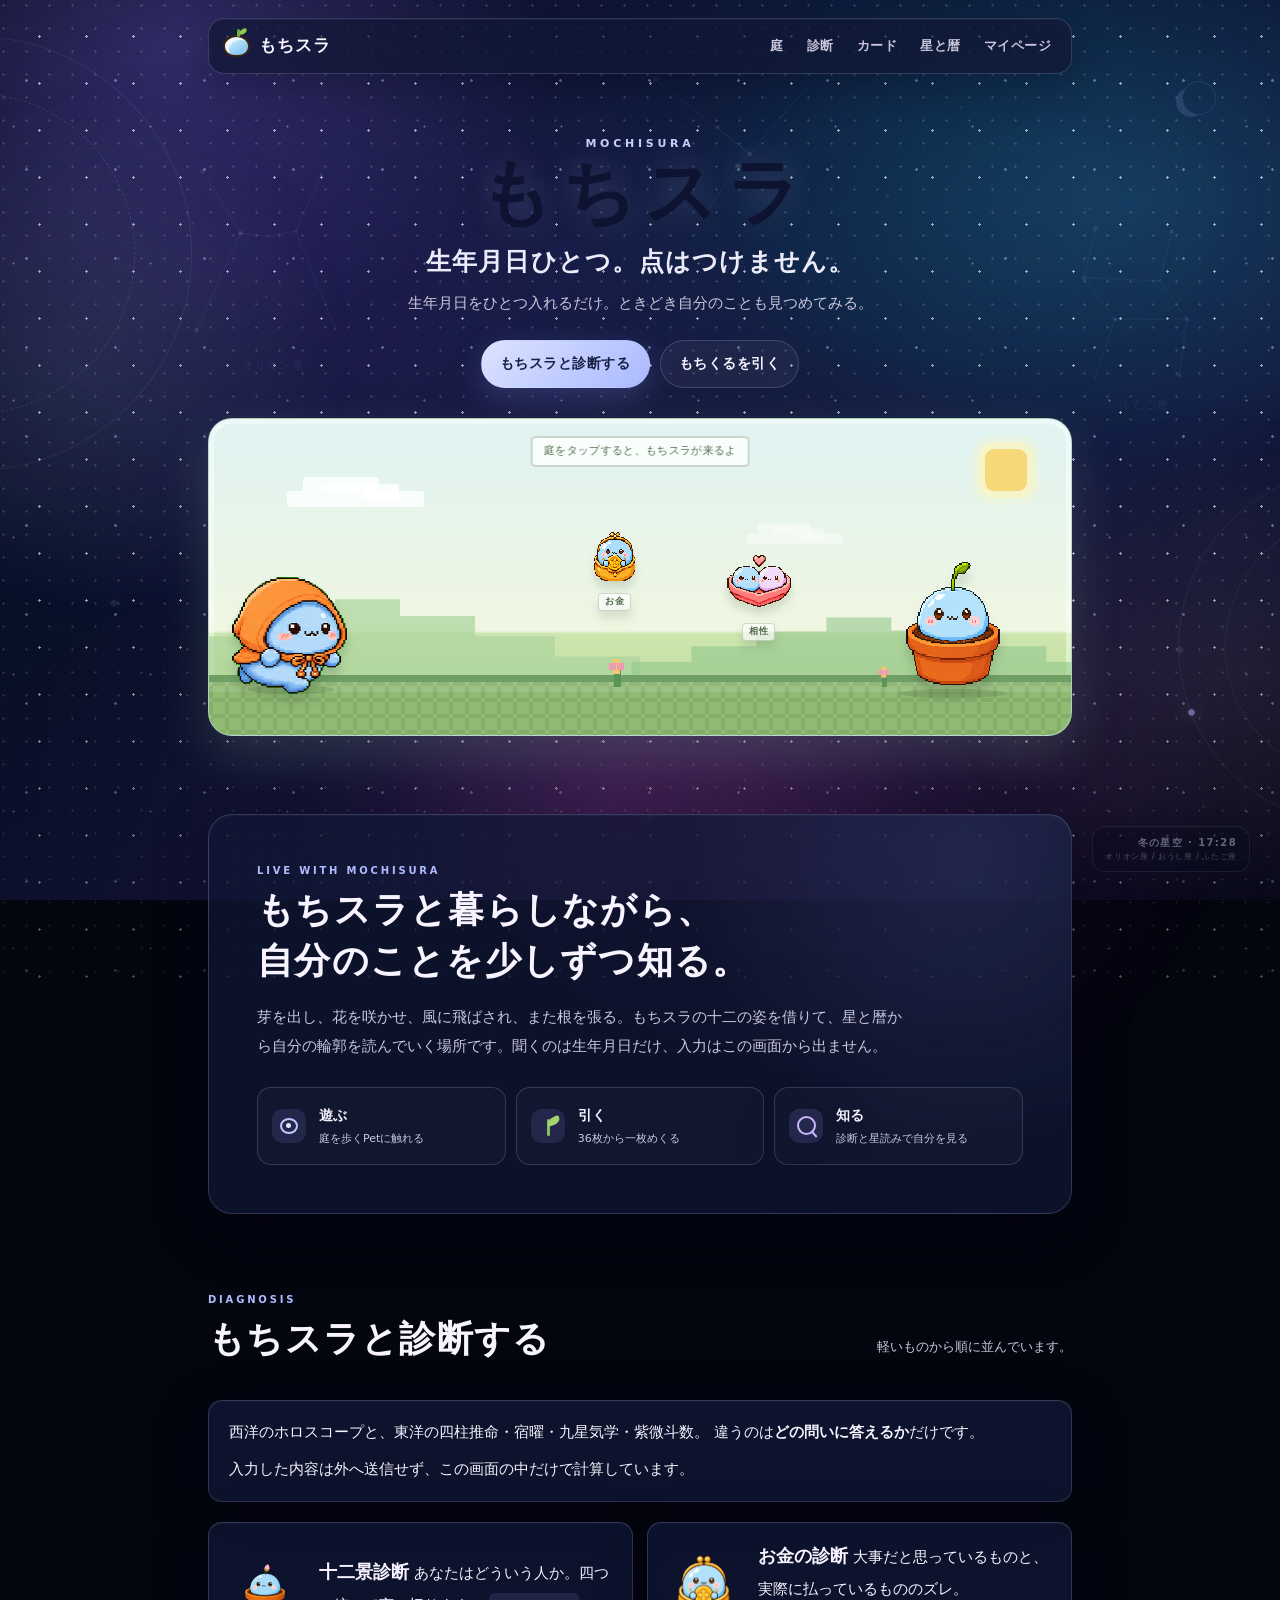
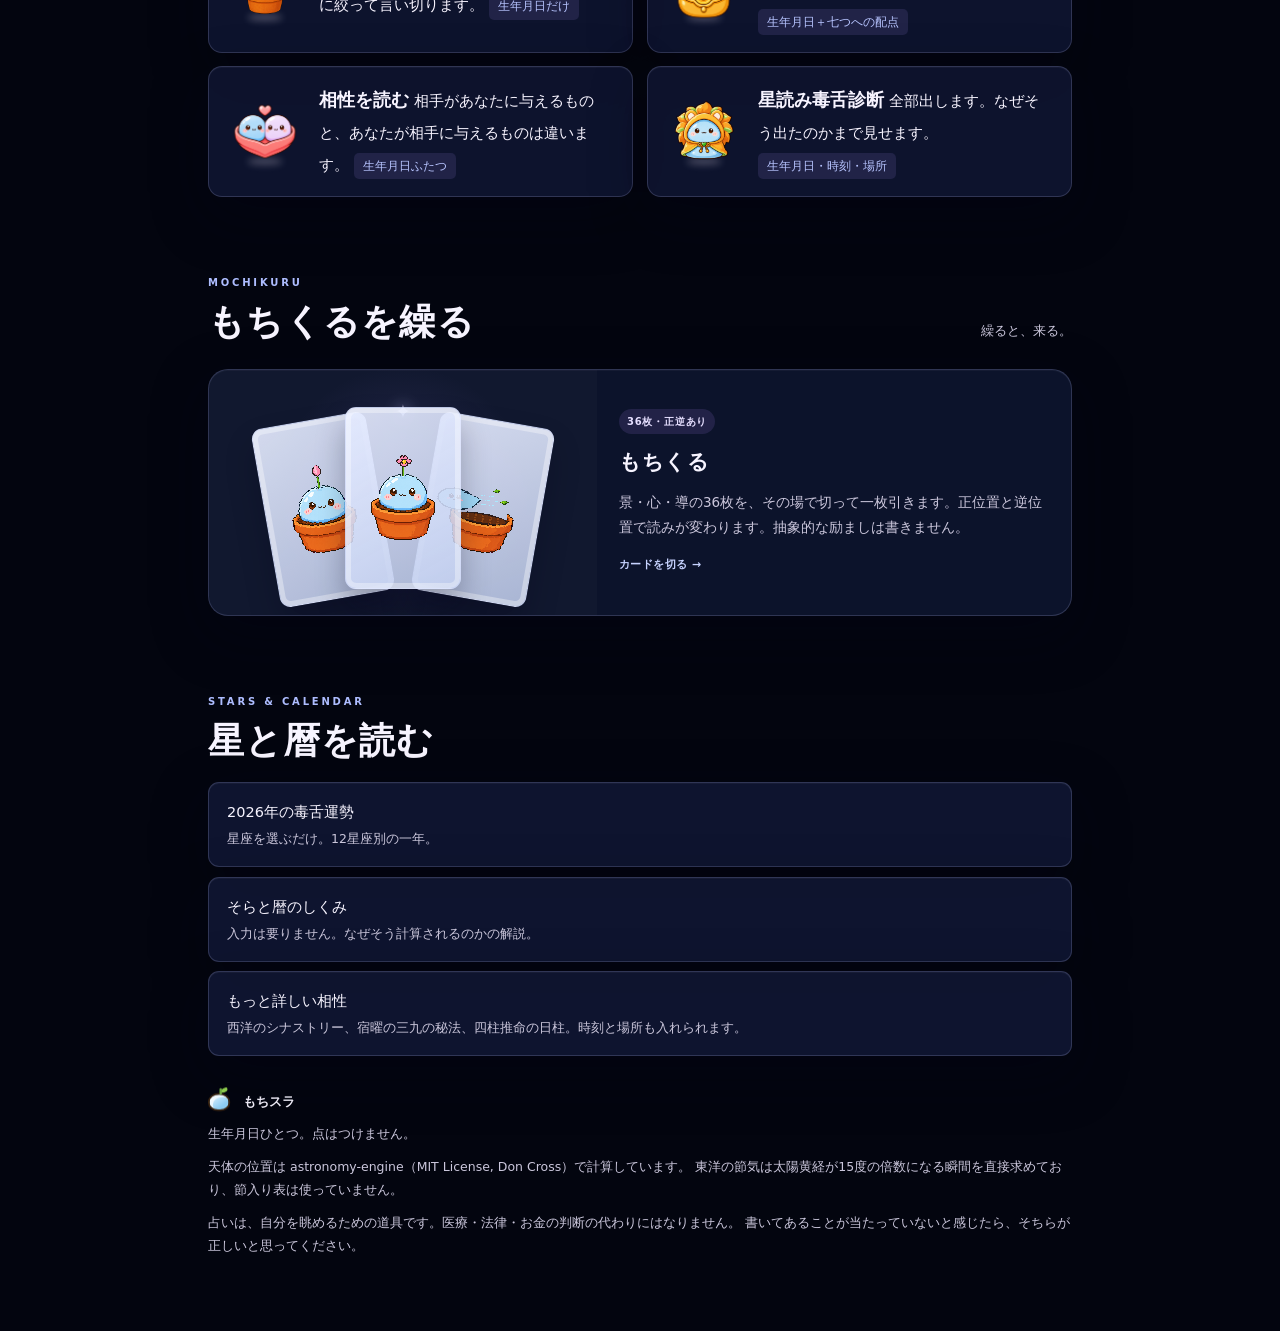
<file: index.html>
<!DOCTYPE html>
<html lang="ja">
<head>
<meta charset="utf-8">
<meta name="viewport" content="width=device-width, initial-scale=1">
<title>もちスラ — 生年月日ひとつ。点はつけません。</title>
<meta name="description" content="生年月日ひとつで読む、五つの診断と36枚のオラクル。性格・お金・相性・星読み。点数はつけず、使った暦も隠しません。入力はこの画面から出ません。">
<link rel="stylesheet" href="assets/site.css?v=20260811-float1">
<link rel="stylesheet" href="assets/galaxy.css?v=20260811-frame1">
<script src="assets/galaxy.js?v=20260810-sync1" defer></script>
<script src="assets/site-motion.js?v=20260810-grow1" defer></script>
<link rel="icon" type="image/png" sizes="32x32" href="assets/favicon-32.png">
<link rel="icon" type="image/png" sizes="64x64" href="assets/favicon-64.png">
<link rel="apple-touch-icon" href="assets/apple-touch-icon.png">
<meta name="theme-color" content="#fbf8f3" media="(prefers-color-scheme: light)">
<meta name="theme-color" content="#1c1a18" media="(prefers-color-scheme: dark)">
<meta property="og:type" content="website">
<meta property="og:site_name" content="もちスラ">
<meta property="og:title" content="もちスラ">
<meta property="og:description" content="生年月日ひとつで読む、五つの診断と、オラクルカード「もちくる」36枚。点数はつけず、使った暦も隠しません。">
<meta property="og:image" content="https://www.mochisura-lab.com/assets/ogp.png">
<meta name="twitter:card" content="summary_large_image">
<meta property="og:url" content="https://www.mochisura-lab.com/">
<link rel="canonical" href="https://www.mochisura-lab.com/">
</head>
<body>
<div class="ambient" aria-hidden="true">
  <span class="ambient-glow glow-a"></span>
  <span class="ambient-glow glow-b"></span>
  <span class="ambient-orbit orbit-a"><i></i></span>
  <span class="ambient-orbit orbit-b"><i></i></span>
  <span class="ambient-moon"></span>
  <span class="pointer-halo"></span>
  <span class="stardust-field"></span>
</div>
<div class="wrap">

  <nav class="site-nav" aria-label="メインナビゲーション">
    <a class="brand" href="index.html" aria-label="もちスラ ホーム">
      <span class="brand-orb" aria-hidden="true"></span>
      <span>もちスラ</span>
    </a>
    <div class="nav-links">
      <a href="#garden">庭</a>
      <a href="#diagnosis">診断</a>
      <a href="#oracle">カード</a>
      <a href="#stories">星と暦</a>
      <a href="me/index.html">マイページ</a>
    </div>
  </nav>

  <header class="top pixel-hero" id="garden">
    <div class="hero-copy">
      <p class="hero-kicker">MOCHISURA</p>
      <h1>もちスラ</h1>
      <p class="hero-lead">生年月日ひとつ。<br class="mobile-break">点はつけません。</p>
      <p class="sub">生年月日をひとつ入れるだけ。ときどき自分のことも見つめてみる。</p>
      <div class="hero-actions">
        <a class="hero-action primary" href="#diagnosis">もちスラと診断する</a>
        <a class="hero-action secondary" href="oracle/index.html">もちくるを引く</a>
      </div>
    </div>
    <div class="pixel-world" id="pixelWorld" aria-label="もちスラたちが暮らす小さな庭">
      <button class="pixel-sun" id="timeToggle" type="button" aria-label="夜の庭に切り替える"></button>
      <span class="pixel-night-stars" id="nightStars" aria-hidden="true"></span>
      <span class="pixel-cloud cloud-one" aria-hidden="true"></span>
      <span class="pixel-cloud cloud-two" aria-hidden="true"></span>
      <span class="pixel-hill hill-one" aria-hidden="true"></span>
      <span class="pixel-hill hill-two" aria-hidden="true"></span>
      <span class="pixel-ground" aria-hidden="true"></span>
      <span class="pixel-flower flower-one" aria-hidden="true"></span>
      <span class="pixel-flower flower-two" aria-hidden="true"></span>

      <a class="hero-cameo cameo-money" href="money/index.html" aria-label="お金の診断へ">
        <img src="assets/diagnosis-characters/money-mochisura.png" alt="">
        <span>お金</span>
      </a>
      <a class="hero-cameo cameo-compatibility" href="aishou/index.html" aria-label="相性を読むへ">
        <img src="assets/diagnosis-characters/compatibility-mochisura.png" alt="">
        <span>相性</span>
      </a>

      <button class="pet-actor" id="petActor" type="button" aria-label="歩いているもちスラPetをなでる">
        <span class="pet-sprite" id="petSprite" aria-hidden="true"></span>
      </button>

      <button class="pot-actor" id="potActor" type="button" aria-label="鉢植えもちスラをつつく">
        <img id="potSlime" src="slime/images_pixel/me.png" alt="芽が生えた鉢植えもちスラ">
      </button>

      <span class="hero-message" id="heroMessage" role="status" aria-live="polite">庭をタップすると、もちスラが来るよ</span>
    </div>
  </header>

  <section class="world-intro home-section" aria-labelledby="world-title">
    <p class="section-kicker">LIVE WITH MOCHISURA</p>
    <h2 id="world-title">もちスラと暮らしながら、<br>自分のことを少しずつ知る。</h2>
    <p class="section-copy">芽を出し、花を咲かせ、風に飛ばされ、また根を張る。もちスラの十二の姿を借りて、星と暦から自分の輪郭を読んでいく場所です。聞くのは生年月日だけ、入力はこの画面から出ません。</p>
    <div class="world-points">
      <div><span class="point-mark play" aria-hidden="true"></span><b>遊ぶ</b><small>庭を歩くPetに触れる</small></div>
      <div><span class="point-mark grow" aria-hidden="true"></span><b>引く</b><small>36枚から一枚めくる</small></div>
      <div><span class="point-mark read" aria-hidden="true"></span><b>知る</b><small>診断と星読みで自分を見る</small></div>
    </div>
  </section>

  <section class="home-section diagnosis-section" id="diagnosis" aria-labelledby="diagnosis-title">
    <div class="section-head">
      <div>
        <p class="section-kicker">DIAGNOSIS</p>
        <h2 id="diagnosis-title">もちスラと診断する</h2>
      </div>
      <p>軽いものから順に並んでいます。</p>
    </div>

    <div class="lead-box">
      <p>
        西洋のホロスコープと、東洋の四柱推命・宿曜・九星気学・紫微斗数。
        違うのは<b>どの問いに答えるか</b>だけです。
      </p>
      <p>
        入力した内容は外へ送信せず、この画面の中だけで計算しています。
      </p>
    </div>

  <a class="card" href="slime/index.html">
    <span class="thumb"><img src="slime/images/tsubomi.png" alt=""></span>
    <span class="body">
      <span class="name">十二景診断</span>
      <span class="q">あなたはどういう人か。四つに絞って言い切ります。</span>
      <span class="need">生年月日だけ</span>
    </span>
  </a>

  <a class="card" href="money/index.html">
    <span class="thumb"><img src="assets/diagnosis-characters/money-mochisura-smooth.png" alt=""></span>
    <span class="body">
      <span class="name">お金の診断</span>
      <span class="q">大事だと思っているものと、実際に払っているもののズレ。</span>
      <span class="need">生年月日＋七つへの配点</span>
    </span>
  </a>

  <a class="card" href="aishou/index.html">
    <span class="thumb"><img src="assets/diagnosis-characters/compatibility-mochisura-smooth.png" alt=""></span>
    <span class="body">
      <span class="name">相性を読む</span>
      <span class="q">相手があなたに与えるものと、あなたが相手に与えるものは違います。</span>
      <span class="need">生年月日ふたつ</span>
    </span>
  </a>

  <a class="card" href="hoshiyomi/index.html">
    <span class="thumb"><img src="hoshiyomi/assets/zodiac/leo.png" alt=""></span>
    <span class="body">
      <span class="name">星読み毒舌診断</span>
      <span class="q">全部出します。なぜそう出たのかまで見せます。</span>
      <span class="need">生年月日・時刻・場所</span>
    </span>
  </a>
  </section>

  <section class="home-section grow-section" id="oracle" aria-labelledby="oracle-title">
    <div class="section-head">
      <div>
        <p class="section-kicker">MOCHIKURU</p>
        <h2 id="oracle-title">もちくるを繰る</h2>
      </div>
      <p>繰ると、来る。</p>
    </div>
    <div class="grow-grid">
      <a class="grow-card oracle-entry" href="oracle/index.html">
        <div class="oracle-entry-visual" aria-hidden="true">
          <span class="oracle-mini-card"><img src="slime/images_pixel/tsubomi.png" alt=""></span>
          <span class="oracle-mini-card"><img src="slime/images_pixel/mankai.png" alt=""></span>
          <span class="oracle-mini-card"><img src="slime/images_pixel/kaze.png" alt=""></span>
        </div>
        <div class="grow-body">
          <span class="status-chip oracle">36枚・正逆あり</span>
          <h3>もちくる</h3>
          <p>景・心・導の36枚を、その場で切って一枚引きます。正位置と逆位置で読みが変わります。抽象的な励ましは書きません。</p>
          <span class="grow-link">カードを切る →</span>
        </div>
      </a>
    </div>
  </section>

  <section class="minor home-section" id="stories" aria-labelledby="stories-title">
    <div class="section-head compact">
      <div>
        <p class="section-kicker">STARS & CALENDAR</p>
        <h2 id="stories-title">星と暦を読む</h2>
      </div>
    </div>
    <a href="hoshiyomi/2026/index.html">
      2026年の毒舌運勢
      <span>星座を選ぶだけ。12星座別の一年。</span>
    </a>
    <a href="hoshiyomi/shikumi/index.html">
      そらと暦のしくみ
      <span>入力は要りません。なぜそう計算されるのかの解説。</span>
    </a>
    <a href="hoshiyomi/aishou/index.html">
      もっと詳しい相性
      <span>西洋のシナストリー、宿曜の三九の秘法、四柱推命の日柱。時刻と場所も入れられます。</span>
    </a>
  </section>

  <footer class="foot">
    <div class="footer-brand"><span class="brand-orb" aria-hidden="true"></span><b>もちスラ</b></div>
    <p>生年月日ひとつ。点はつけません。</p>
    <p>
      天体の位置は astronomy-engine（MIT License, Don Cross）で計算しています。
      東洋の節気は太陽黄経が15度の倍数になる瞬間を直接求めており、節入り表は使っていません。
    </p>
    <p>
      占いは、自分を眺めるための道具です。医療・法律・お金の判断の代わりにはなりません。
      書いてあることが当たっていないと感じたら、そちらが正しいと思ってください。
    </p>
  </footer>

</div>
</body>
</html>
</file>
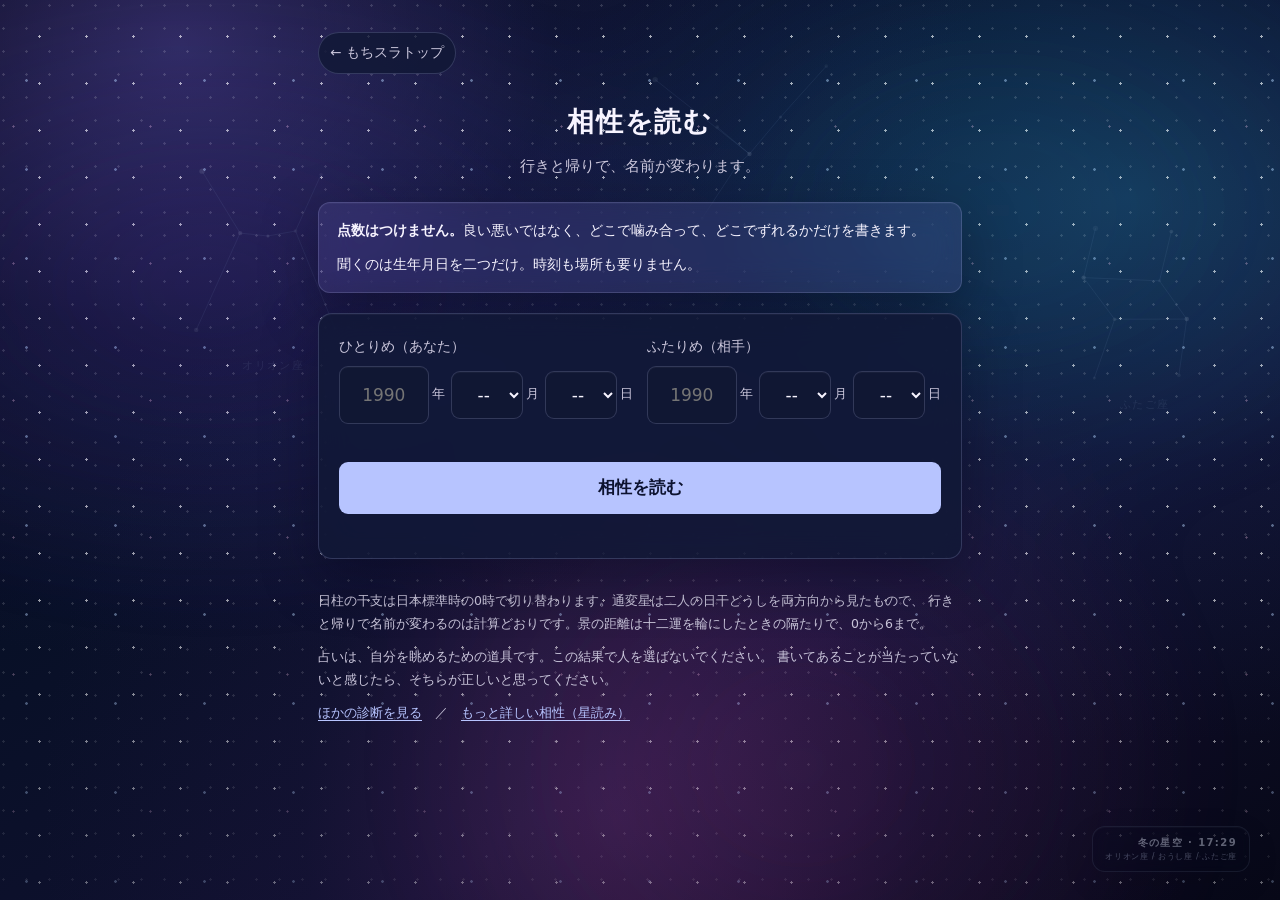
<file: aishou/index.html>
<!DOCTYPE html>
<html lang="ja">
<head>
<meta charset="utf-8">
<meta name="viewport" content="width=device-width, initial-scale=1">
<title>相性を読む — 行きと帰りで、名前が変わる</title>
<meta name="description" content="生年月日を二つ入れるだけ。相手があなたに与える作用と、あなたが相手に与える作用は同じではありません。点数はつけません。">
<link rel="stylesheet" href="assets/style.css?v=20260811-contrast1">
<link rel="stylesheet" href="../assets/galaxy.css?v=20260811-frame1">
<script src="../assets/galaxy.js?v=20260810-sync1" defer></script>
<link rel="icon" type="image/png" sizes="32x32" href="../assets/favicon-32.png">
<link rel="icon" type="image/png" sizes="64x64" href="../assets/favicon-64.png">
<link rel="apple-touch-icon" href="../assets/apple-touch-icon.png">
<meta name="theme-color" content="#fbf8f3" media="(prefers-color-scheme: light)">
<meta name="theme-color" content="#1c1a18" media="(prefers-color-scheme: dark)">
<meta property="og:type" content="website">
<meta property="og:site_name" content="もちスラ">
<meta property="og:title" content="相性を読む — もちスラ">
<meta property="og:description" content="相手があなたに与えるものと、あなたが相手に与えるものは違います。点数はつけません。">
<meta property="og:image" content="https://www.mochisura-lab.com/assets/ogp.png">
<meta name="twitter:card" content="summary_large_image">
<meta property="og:url" content="https://www.mochisura-lab.com/aishou/">
<link rel="canonical" href="https://www.mochisura-lab.com/aishou/">
</head>
<body>
<div class="wrap">

  <nav class="site-nav" aria-label="ページ移動">
    <a href="../index.html">← もちスラトップ</a>
  </nav>

  <header class="top">
    <h1>相性を読む</h1>
    <p class="sub">行きと帰りで、名前が変わります。</p>
  </header>

  <div class="lead-box">
    <p><b>点数はつけません。</b>良い悪いではなく、どこで噛み合って、どこでずれるかだけを書きます。</p>
    <p>聞くのは生年月日を二つだけ。時刻も場所も要りません。</p>
  </div>

  <form id="form" autocomplete="off">
    <section class="panel">
      <div class="pair-in">
        <div>
          <label for="d1">ひとりめ（あなた）</label>
          <input type="date" id="d1" min="1900-01-01" max="2100-12-31" required>
        </div>
        <div>
          <label for="d2">ふたりめ（相手）</label>
          <input type="date" id="d2" min="1900-01-01" max="2100-12-31" required>
        </div>
      </div>
      <button type="submit" class="go">相性を読む</button>
      <p class="err" id="err"></p>
    </section>
  </form>

  <div id="result" hidden>

    <section class="pair">
      <div class="who">
        <img id="img-a" alt="">
        <p class="nm" id="nm-a"></p>
        <p class="sub2">あなた</p>
      </div>
      <div class="who">
        <img id="img-b" alt="">
        <p class="nm" id="nm-b"></p>
        <p class="sub2">相手</p>
      </div>
    </section>

    <section class="panel ring-panel">
      <h2 id="kyori-title"></h2>
      <p class="lead" id="kyori-lead"></p>
      <div id="ring"></div>
      <div id="kyori-body"></div>
    </section>

    <section class="dir main">
      <p class="dir-tag">相手はあなたにとって</p>
      <h2 id="ab-name"></h2>
      <div id="ab-body"></div>
    </section>

    <section class="dir">
      <p class="dir-tag">あなたは相手にとって</p>
      <h2 id="ba-name"></h2>
      <div id="ba-body"></div>
    </section>

    <section class="panel">
      <h2 id="gogyo-title"></h2>
      <p class="lead" id="gogyo-lead"></p>
      <div id="gogyo-body"></div>
    </section>

    <section class="share">
      <button type="button" class="card-btn" id="saveCard">画像にして保存</button>
      <span class="said" id="saved" role="status" aria-live="polite"></span>
      <p class="note">
        1080×1350（4:5）のJPEGで保存します。この処理も端末の中だけで、どこにも送っていません。
      </p>
    </section>

    <details class="fold">
      <summary>使った暦（結果の根拠）</summary>
      <div class="fold-in">
        <p class="lead">どこから出た結果かを隠さず全部出します。</p>
        <table id="koyomi"></table>
      </div>
    </details>

  </div>

  <footer class="foot">
    <p>
      日柱の干支は日本標準時の0時で切り替わります。通変星は二人の日干どうしを両方向から見たもので、
      行きと帰りで名前が変わるのは計算どおりです。景の距離は十二運を輪にしたときの隔たりで、0から6まで。
    </p>
    <p>
      占いは、自分を眺めるための道具です。この結果で人を選ばないでください。
      書いてあることが当たっていないと感じたら、そちらが正しいと思ってください。
    </p>
    <p><a href="../index.html">ほかの診断を見る</a>　／　<a href="../hoshiyomi/aishou/index.html">もっと詳しい相性（星読み）</a></p>
  </footer>

</div>

<script src="../hoshiyomi/assets/vendor/astronomy.browser.min.js"></script>
<script src="../hoshiyomi/assets/koyomi.js"></script>
<script src="../hoshiyomi/assets/toyo.js"></script>
<script src="../assets/store.js?v=20260811-1"></script>
<script src="assets/aishou.js?v=20260811-name1"></script>
<script src="assets/text.js"></script>
<script src="../assets/card-frame.js?v=20260811-frame1"></script>
<script src="assets/card.js?v=20260811-frame1"></script>
<script src="assets/app.js?v=20260811-frame1"></script>
<script src="../assets/dob.js?v=20260811-dob4"></script>
</body>
</html>
</file>
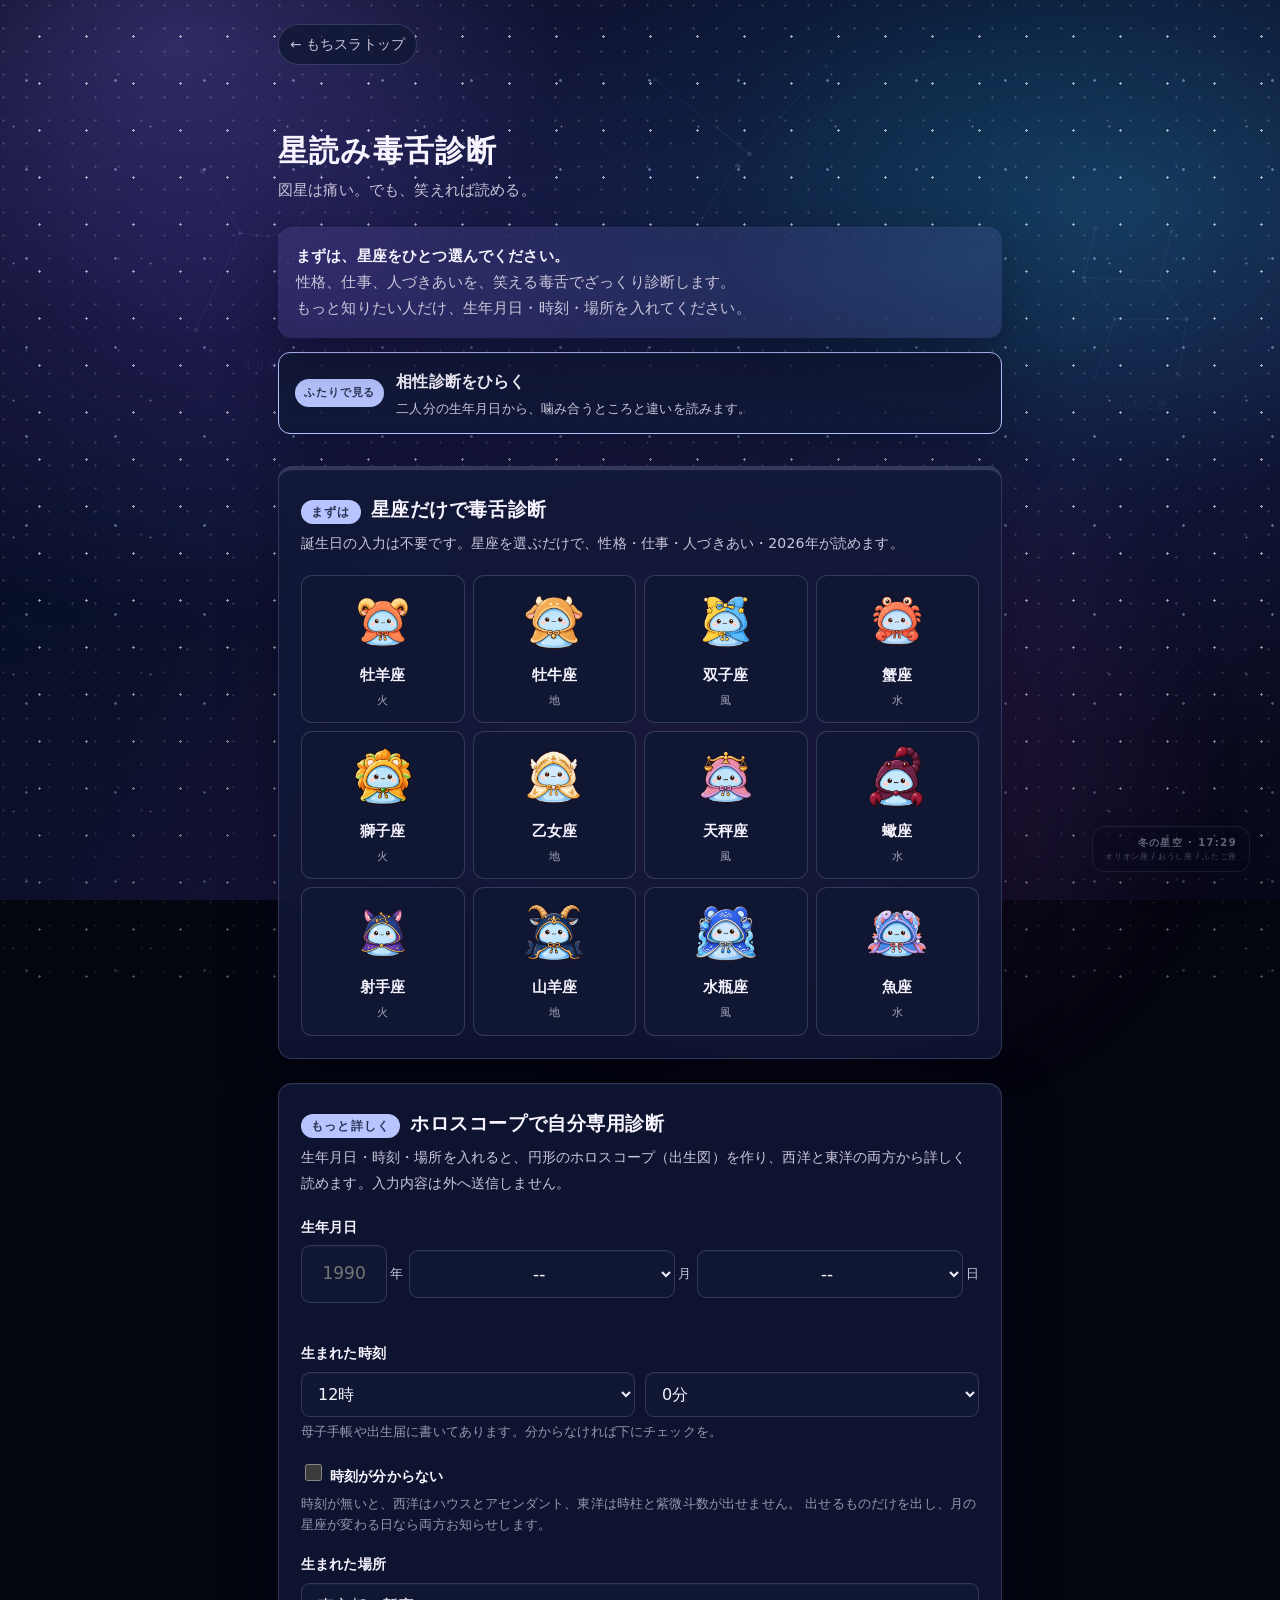
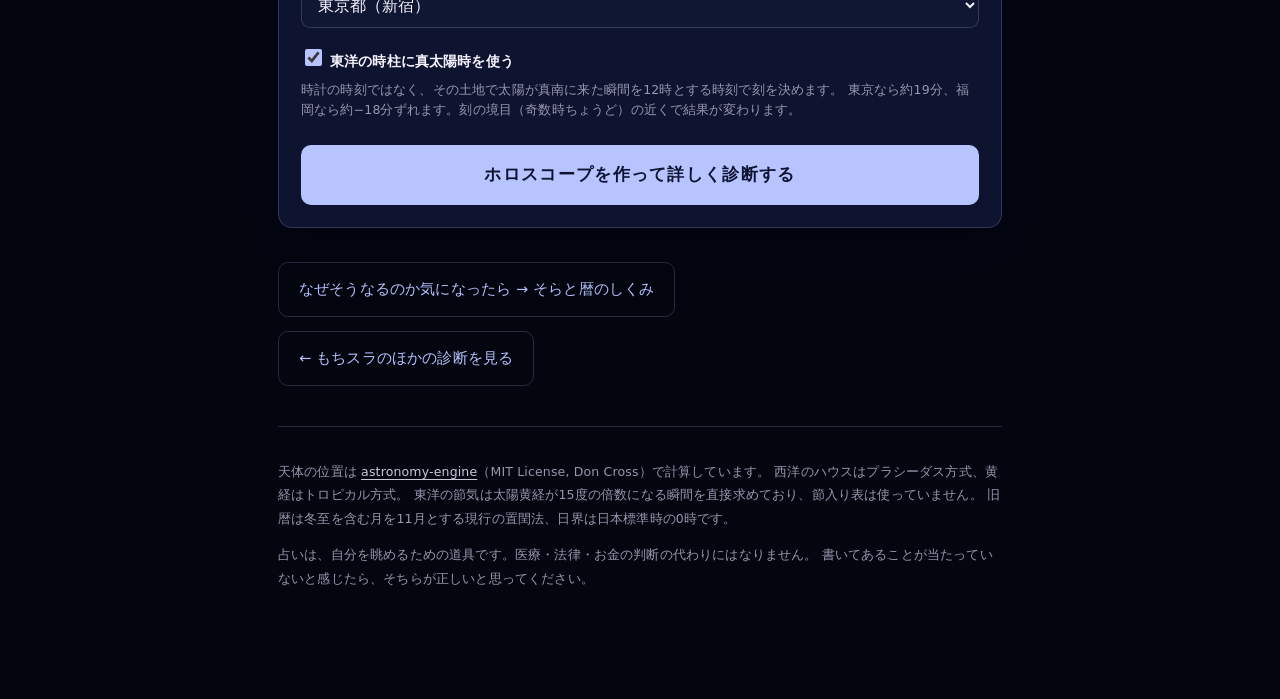
<file: hoshiyomi/index.html>
<!DOCTYPE html>
<html lang="ja">
<head>
<meta charset="utf-8">
<meta name="viewport" content="width=device-width, initial-scale=1">
<title>星読み毒舌診断 — 星座だけでも、生年月日からでも</title>
<meta name="description" content="まずは星座を選ぶだけで、性格・仕事・人づきあい・2026年を毒舌診断。もっと詳しく知りたい人は、生年月日・時刻・出生地から西洋と東洋の両方で読みます。">
<meta name="robots" content="index, follow">
<meta property="og:type" content="website">
<meta property="og:title" content="星読み毒舌診断">
<meta property="og:description" content="図星は痛い。でも、笑えれば読める。星座だけの一般診断と、生年月日からの詳しい診断。">
<link rel="stylesheet" href="assets/style.css?v=20260811-contrast1">
<link rel="stylesheet" href="../assets/galaxy.css?v=20260811-frame1">
<script src="../assets/galaxy.js?v=20260810-sync1" defer></script>
<link rel="icon" type="image/png" sizes="32x32" href="../assets/favicon-32.png">
<link rel="icon" type="image/png" sizes="64x64" href="../assets/favicon-64.png">
<link rel="apple-touch-icon" href="../assets/apple-touch-icon.png">
<meta name="theme-color" content="#fbf8f3" media="(prefers-color-scheme: light)">
<meta name="theme-color" content="#1c1a18" media="(prefers-color-scheme: dark)">
<meta property="og:site_name" content="もちスラ">
<meta property="og:image" content="https://www.mochisura-lab.com/assets/ogp.png">
<meta name="twitter:card" content="summary_large_image">
<meta property="og:url" content="https://www.mochisura-lab.com/hoshiyomi/">
<link rel="canonical" href="https://www.mochisura-lab.com/hoshiyomi/">
</head>
<body>
<div class="wrap">

  <nav class="site-nav" aria-label="ページ移動">
    <a href="../index.html">← もちスラトップ</a>
  </nav>

  <header class="top">
    <h1>星読み毒舌診断</h1>
    <p class="sub">図星は痛い。でも、笑えれば読める。</p>

    <div class="pitch">
      <b>まずは、星座をひとつ選んでください。</b><br>
      性格、仕事、人づきあいを、笑える毒舌でざっくり診断します。<br>
      もっと知りたい人だけ、生年月日・時刻・場所を入れてください。
    </div>

    <a class="compatibility-link" href="aishou/index.html">
      <span>ふたりで見る</span>
      <b>相性診断をひらく</b>
      <small>二人分の生年月日から、噛み合うところと違いを読みます。</small>
    </a>
  </header>

  <!-- ============ 星座だけの一般診断 ============ -->
  <section class="panel quick-panel">
    <h2><span class="step">まずは</span>星座だけで毒舌診断</h2>
    <p class="lead">誕生日の入力は不要です。星座を選ぶだけで、性格・仕事・人づきあい・2026年が読めます。</p>
    <div class="signgrid" id="quick-signgrid"></div>
    <div id="quick-result" class="quick-result" hidden></div>
  </section>

  <!-- ============ 詳しい入力 ============ -->
  <section class="panel" id="detail-form">
    <h2><span class="step">もっと詳しく</span>ホロスコープで自分専用診断</h2>
    <p class="lead">生年月日・時刻・場所を入れると、円形のホロスコープ（出生図）を作り、西洋と東洋の両方から詳しく読めます。入力内容は外へ送信しません。</p>

    <form id="form" autocomplete="off">
      <div class="field">
        <label for="birthdate">生年月日</label>
        <input type="date" id="birthdate" min="1900-01-01" max="2100-12-31" required>
      </div>

      <div class="field">
        <label for="hh">生まれた時刻</label>
        <div class="row">
          <select id="hh"></select>
          <select id="mi"></select>
        </div>
        <div class="hint">母子手帳や出生届に書いてあります。分からなければ下にチェックを。</div>
      </div>

      <div class="field">
        <label class="check">
          <input type="checkbox" id="unknown">
          <span>時刻が分からない</span>
        </label>
        <div class="hint">
          時刻が無いと、西洋はハウスとアセンダント、東洋は時柱と紫微斗数が出せません。
          出せるものだけを出し、月の星座が変わる日なら両方お知らせします。
        </div>
      </div>

      <div class="field">
        <label for="place">生まれた場所</label>
        <select id="place"></select>
      </div>

      <div class="field" id="manualbox" hidden>
        <div class="row">
          <div>
            <label for="lat">緯度（北が＋）</label>
            <input type="number" id="lat" step="0.001" min="-90" max="90" placeholder="35.690">
          </div>
          <div>
            <label for="lon">経度（東が＋）</label>
            <input type="number" id="lon" step="0.001" min="-180" max="180" placeholder="139.692">
          </div>
          <div>
            <label for="tz">時差</label>
            <input type="number" id="tz" step="0.25" min="-14" max="14" placeholder="9">
          </div>
        </div>
        <div class="hint">時差は、その国の標準時のUTCオフセット。日本なら9です。</div>
      </div>

      <div class="field">
        <label class="check">
          <input type="checkbox" id="truesolar" checked>
          <span>東洋の時柱に真太陽時を使う</span>
        </label>
        <div class="hint">
          時計の時刻ではなく、その土地で太陽が真南に来た瞬間を12時とする時刻で刻を決めます。
          東京なら約19分、福岡なら約−18分ずれます。刻の境目（奇数時ちょうど）の近くで結果が変わります。
        </div>
      </div>

      <button type="submit" class="go">ホロスコープを作って詳しく診断する</button>
      <div class="err" id="err"></div>
    </form>
  </section>

  <!-- ============ 結果 ============ -->
  <div id="result">

    <p class="stamp" id="stamp"></p>

    <div class="tonebar" id="tonebar">
      <span class="tone-label">表示</span>
      <button type="button" class="tonebtn on" data-tone="gag">毒舌診断</button>
      <button type="button" class="tonebtn" data-tone="soft">やさしく読む</button>
    </div>
    <p class="tonenote" id="tonenote"></p>

    <nav class="tabs" id="tabs" role="tablist">
      <button type="button" class="tab on" data-pane="west" role="tab">西洋</button>
      <button type="button" class="tab" data-pane="east" role="tab">東洋</button>
      <button type="button" class="tab" data-pane="compare" role="tab">東西の対照</button>
      <button type="button" class="tab" data-pane="theme" role="tab">気になるところ</button>
      <button type="button" class="tab" data-pane="y2026" role="tab">2026年</button>
    </nav>

    <!-- ---------- 西洋 ---------- -->
    <div class="pane on" id="pane-west">

      <section class="panel">
        <h2><span class="step">1</span>まず、この3つだけ</h2>
        <p class="lead">空には10個の星がありますが、最初に読むのはこの3つで足ります。残りは後回しで構いません。</p>
        <div id="core"></div>
      </section>

      <section class="panel">
        <h2><span class="step">2</span>ホロスコープ（出生図）</h2>
        <p class="lead">円の外側が12星座、内側の細かい区切りが12の場面です。いちばん左が、あなたが生まれた瞬間に東の空へ昇ってきていた場所（アセンダント）になります。</p>
        <div class="chartbox" id="chartbox"></div>
        <div class="togglerow">
          <label class="check"><input type="checkbox" id="showlines" checked><span>天体どうしの線を表示</span></label>
        </div>
        <p class="chartnote">日＝太陽　月＝月　水＝水星　金＝金星　火＝火星　木＝木星　土＝土星　天＝天王星　海＝海王星　冥＝冥王星</p>
      </section>

      <section class="panel">
        <h2><span class="step">3</span>もっと知りたい人だけ</h2>
        <p class="lead">ここから先は読まなくても大丈夫です。気になったものだけ開いてください。</p>

        <details class="fold">
          <summary>残り7つの星をひとつずつ読む</summary>
          <div class="fold-in">
            <p class="lead">太陽・月・アセンダント以外の星です。上の3つほどは効きません。</p>
            <div id="reads"></div>
          </div>
        </details>

        <details class="fold">
          <summary>星どうしの関係</summary>
          <div class="fold-in">
            <p class="lead">2つの星が特定の角度にあると、互いに影響し合うと読みます。ぴったりに近いものから並べています。</p>
            <ul class="asp" id="aspects"></ul>
          </div>
        </details>

        <details class="fold">
          <summary>全体の偏り</summary>
          <div class="fold-in">
            <p class="lead">10個の星がどの性質に集まっているか。多い＝得意、少ない＝苦手ではなく「手薄」くらいの意味です。</p>
            <div id="balance"></div>
          </div>
        </details>

        <details class="fold">
          <summary>10個の星の位置（数字の一覧）</summary>
          <div class="fold-in">
            <div class="tablewrap"><table id="table"></table></div>
            <p class="chartnote" id="housenote"></p>
          </div>
        </details>

        <details class="fold">
          <summary>言葉の説明</summary>
          <div class="fold-in"><dl class="gloss" id="gloss"></dl></div>
        </details>
      </section>
    </div>

    <!-- ---------- 東洋 ---------- -->
    <div class="pane" id="pane-east">

      <section class="panel">
        <h2><span class="step">1</span>まず、この2つだけ</h2>
        <p class="lead">東洋の占いは種類が多いのですが、最初に読むのはこの2つで足ります。</p>
        <div id="nisshu"></div>
        <div id="shukuyo"></div>
      </section>

      <section class="panel">
        <h2><span class="step">2</span>もっと知りたい人だけ</h2>
        <p class="lead">ここから先は読まなくても大丈夫です。気になったものだけ開いてください。</p>

        <details class="fold">
          <summary>四つの柱（四柱推命）</summary>
          <div class="fold-in">
            <p class="lead">生まれた瞬間を、年・月・日・時の4つに分けて記号で表したもの。日のところがあなた本人で、残りはそれとの関係で読みます。</p>
            <div class="tablewrap"><table id="meishiki"></table></div>
            <p class="chartnote" id="meishikinote"></p>
            <div id="meishiki-read"></div>
          </div>
        </details>

        <details class="fold">
          <summary>木・火・土・金・水の偏り</summary>
          <div class="fold-in">
            <p class="lead">4つの柱に出ている5つの性質の数です。西洋の火地風水とは分け方が違うので、そのまま重ねられません。</p>
            <div id="gogyo"></div>
          </div>
        </details>

        <details class="fold">
          <summary>生まれた年と月の星（九星気学）</summary>
          <div class="fold-in">
            <p class="lead">年の星は立春で、月の星は節入りで切り替わります。1月生まれ・2月頭生まれの人は、いつも使っている年と食い違うことがあります。</p>
            <div id="kyusei"></div>
          </div>
        </details>

        <details class="fold">
          <summary>12の場所と星の配置（紫微斗数）</summary>
          <div class="fold-in">
            <p class="lead">昔の暦の月・日・時から12の場所を組み、そこに14個の星を配ります。まず中心だけ読めば足ります。</p>
            <div id="shibi"></div>
          </div>
        </details>

        <details class="fold">
          <summary>使った暦（結果の根拠）</summary>
          <div class="fold-in">
            <p class="lead">東洋の占いは、どの暦を使ったかで結果が変わります。隠さず全部出します。</p>
            <div class="tablewrap"><table id="koyomitable"></table></div>
          </div>
        </details>

        <details class="fold">
          <summary>言葉の説明</summary>
          <div class="fold-in"><dl class="gloss" id="gloss-east"></dl></div>
        </details>
      </section>
    </div>

    <!-- ---------- 対照 ---------- -->
    <div class="pane" id="pane-compare">
      <section class="panel">
        <h2>同じ人を、別の物差しで</h2>
        <p class="lead" id="compare-intro"></p>
        <div id="compare-rows"></div>
      </section>

      <section class="panel">
        <h2>五行とエレメントを並べる</h2>
        <p class="lead">東洋は5つ、西洋は4つ。割り切れないので、重ねずに並べます。どちらも「多い＝得意」ではなく「そこに寄っている」という意味です。</p>
        <div id="compare-elem"></div>
      </section>

      <section class="panel">
        <h2 id="cmp-moon-h">月はどちらも同じものを見ている</h2>
        <p class="lead">西洋の月星座と、宿曜の本命宿。この2つだけは出どころが同じです。12分割と27分割の違いだけ。</p>
        <div id="compare-moon"></div>
      </section>
    </div>

    <!-- ---------- 気になるところ ---------- -->
    <div class="pane" id="pane-theme">
      <section class="panel">
        <h2><span class="step">選ぶ</span>どれについて読みますか</h2>
        <p class="lead">
          全部を並べると読み切れないので、選んだものだけ出します。
          いつでも切り替えられるので、気になったところから読んでください。
        </p>
        <div class="themepick" id="theme-pick"></div>
      </section>
      <div id="theme-result"></div>
    </div>

    <!-- ---------- 2026年 ---------- -->
    <div class="pane" id="pane-y2026">
      <div id="y2026"></div>
    </div>

  </div>

  <p style="margin:34px 0 0; font-size:14.5px;">
    <a class="backlink" href="shikumi/index.html" style="display:inline-block; padding:13px 20px; border:1px solid var(--line); border-radius:10px; color:var(--accent); text-decoration:none;">
      なぜそうなるのか気になったら → そらと暦のしくみ
    </a>
  </p>
  <p style="margin:14px 0 0; font-size:14.5px;">
    <a class="backlink" href="../index.html" style="display:inline-block; padding:13px 20px; border:1px solid var(--line); border-radius:10px; color:var(--accent); text-decoration:none;">
      ← もちスラのほかの診断を見る
    </a>
  </p>

  <footer class="foot">
    <p>
      天体の位置は <a href="https://github.com/cosinekitty/astronomy" target="_blank" rel="noopener">astronomy-engine</a>（MIT License, Don Cross）で計算しています。
      西洋のハウスはプラシーダス方式、黄経はトロピカル方式。
      東洋の節気は太陽黄経が15度の倍数になる瞬間を直接求めており、節入り表は使っていません。
      旧暦は冬至を含む月を11月とする現行の置閏法、日界は日本標準時の0時です。
    </p>
    <p>
      占いは、自分を眺めるための道具です。医療・法律・お金の判断の代わりにはなりません。
      書いてあることが当たっていないと感じたら、そちらが正しいと思ってください。
    </p>
  </footer>

</div>

<script src="assets/vendor/astronomy.browser.min.js"></script>
<script src="assets/tone.js"></script>
<script src="assets/text.js"></script>
<script src="assets/text-spicy.js"></script>
<script src="assets/text-gag.js?v=20260807-4"></script>
<script src="assets/sign-guide.js?v=20260807-3"></script>
<script src="assets/places.js"></script>
<script src="assets/astro.js"></script>
<script src="assets/koyomi.js"></script>
<script src="assets/toyo.js"></script>
<script src="assets/toyo-text.js"></script>
<script src="assets/y2026.js"></script>
<script src="assets/y2026-text.js"></script>
<script src="assets/icons.js"></script>
<script src="assets/theme.js"></script>
<script src="assets/theme-text.js?v=20260807-4"></script>
<script src="assets/app-theme.js"></script>
<script src="assets/app-toyo.js"></script>
<script src="assets/app-y2026.js"></script>
<script src="assets/app-quick.js?v=20260811-card1"></script>
<script src="assets/app.js?v=20260811-contrast1"></script>
<script src="../assets/dob.js?v=20260811-dob4"></script>
</body>
</html>
</file>
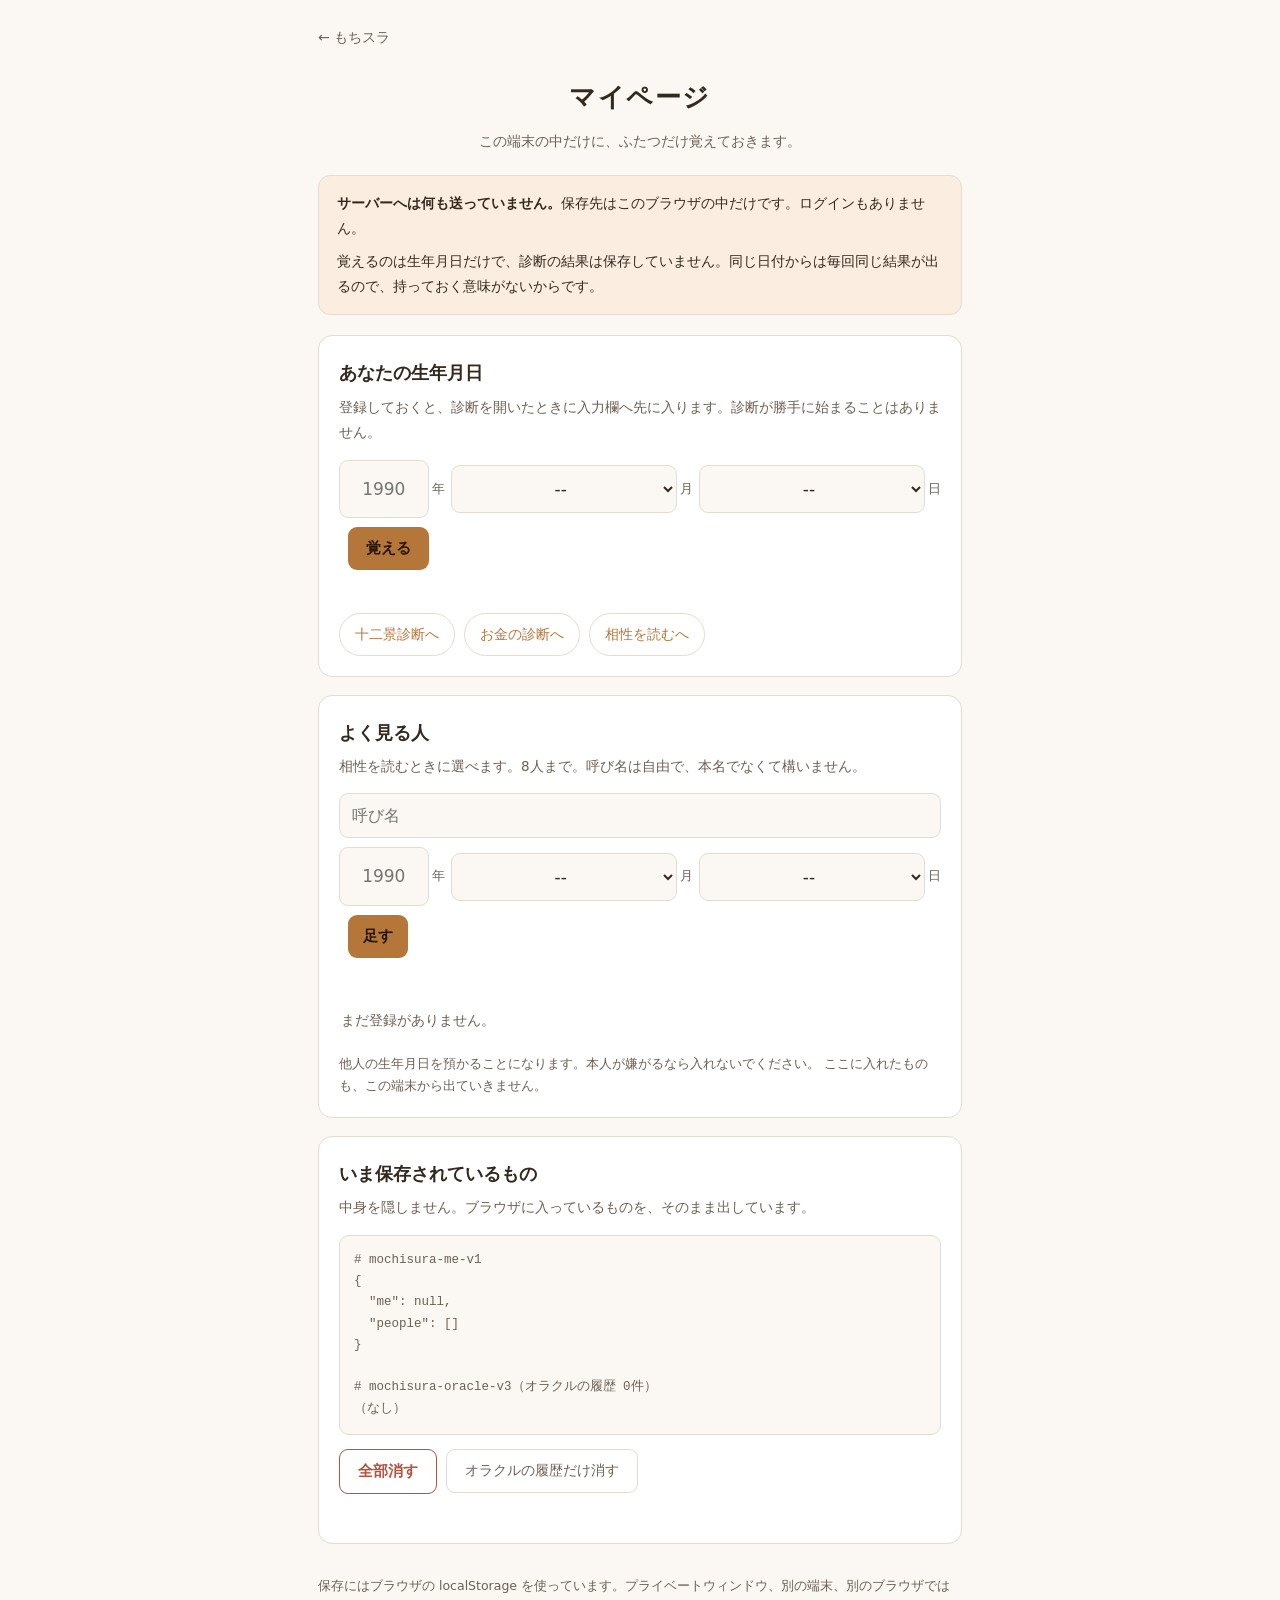
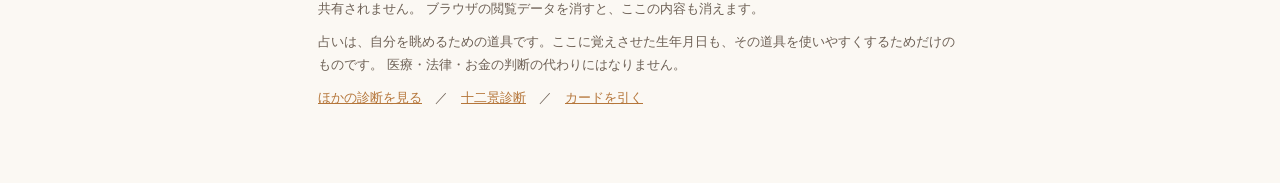
<file: me/index.html>
<!DOCTYPE html>
<html lang="ja">
<head>
<meta charset="utf-8">
<meta name="viewport" content="width=device-width, initial-scale=1">
<title>マイページ — この端末の中だけ</title>
<meta name="description" content="生年月日をひとつ覚えておくと、診断のたびに入力しなくて済みます。保存先はこの端末のブラウザだけで、サーバーへは何も送っていません。">
<link rel="stylesheet" href="assets/style.css?v=20260811-contrast1">
<link rel="icon" type="image/png" sizes="32x32" href="../assets/favicon-32.png">
<link rel="icon" type="image/png" sizes="64x64" href="../assets/favicon-64.png">
<link rel="apple-touch-icon" href="../assets/apple-touch-icon.png">
<meta name="theme-color" content="#fbf8f3" media="(prefers-color-scheme: light)">
<meta name="theme-color" content="#1c1a18" media="(prefers-color-scheme: dark)">
<meta property="og:type" content="website">
<meta property="og:site_name" content="もちスラ">
<meta property="og:title" content="マイページ — もちスラ">
<meta property="og:description" content="生年月日をひとつ覚えておくと、診断のたびに入力しなくて済みます。保存先はこの端末のブラウザだけです。">
<meta property="og:image" content="https://www.mochisura-lab.com/assets/ogp.png">
<meta name="twitter:card" content="summary_large_image">
<meta property="og:url" content="https://www.mochisura-lab.com/me/">
<link rel="canonical" href="https://www.mochisura-lab.com/me/">
</head>
<body>
<div class="wrap">

  <nav class="nav">
    <a href="../index.html">← もちスラ</a>
  </nav>

  <header class="top">
    <h1>マイページ</h1>
    <p class="sub">この端末の中だけに、ふたつだけ覚えておきます。</p>
  </header>

  <div class="lead-box">
    <p><b>サーバーへは何も送っていません。</b>保存先はこのブラウザの中だけです。ログインもありません。</p>
    <p>覚えるのは生年月日だけで、診断の結果は保存していません。同じ日付からは毎回同じ結果が出るので、持っておく意味がないからです。</p>
  </div>

  <section class="panel">
    <h2>あなたの生年月日</h2>
    <p class="lead">登録しておくと、診断を開いたときに入力欄へ先に入ります。診断が勝手に始まることはありません。</p>
    <div class="row">
      <input type="date" id="me" min="1900-01-01" max="2100-12-31" aria-label="生年月日">
      <button type="button" id="saveMe" class="go">覚える</button>
    </div>
    <p class="msg" id="meMsg"></p>
    <div class="links" id="meLinks" hidden>
      <a href="../slime/index.html">十二景診断へ</a>
      <a href="../money/index.html">お金の診断へ</a>
      <a href="../aishou/index.html">相性を読むへ</a>
    </div>
  </section>

  <section class="panel">
    <h2>よく見る人</h2>
    <p class="lead">相性を読むときに選べます。8人まで。呼び名は自由で、本名でなくて構いません。</p>
    <div class="row">
      <input type="text" id="pname" maxlength="20" placeholder="呼び名" aria-label="呼び名">
      <input type="date" id="pdate" min="1900-01-01" max="2100-12-31" aria-label="その人の生年月日">
      <button type="button" id="addPerson" class="go small">足す</button>
    </div>
    <p class="msg" id="pMsg"></p>
    <ul class="people" id="people"></ul>
    <p class="note">
      他人の生年月日を預かることになります。本人が嫌がるなら入れないでください。
      ここに入れたものも、この端末から出ていきません。
    </p>
  </section>

  <section class="panel">
    <h2>いま保存されているもの</h2>
    <p class="lead">中身を隠しません。ブラウザに入っているものを、そのまま出しています。</p>
    <pre id="dump"></pre>
    <div class="row">
      <button type="button" id="clearAll" class="danger">全部消す</button>
      <button type="button" id="clearOracle" class="plain">オラクルの履歴だけ消す</button>
    </div>
    <p class="msg" id="clearMsg"></p>
  </section>

  <footer class="foot">
    <p>
      保存にはブラウザの localStorage を使っています。プライベートウィンドウ、別の端末、別のブラウザでは共有されません。
      ブラウザの閲覧データを消すと、ここの内容も消えます。
    </p>
    <p>
      占いは、自分を眺めるための道具です。ここに覚えさせた生年月日も、その道具を使いやすくするためだけのものです。
      医療・法律・お金の判断の代わりにはなりません。
    </p>
    <p><a href="../index.html">ほかの診断を見る</a>　／　<a href="../slime/index.html">十二景診断</a>　／　<a href="../oracle/index.html">カードを引く</a></p>
  </footer>

</div>

<script src="../assets/store.js?v=20260811-1"></script>
<script src="assets/app.js?v=20260811-contrast1" defer></script>
<script src="../assets/dob.js?v=20260811-dob4"></script>
</body>
</html>
</file>
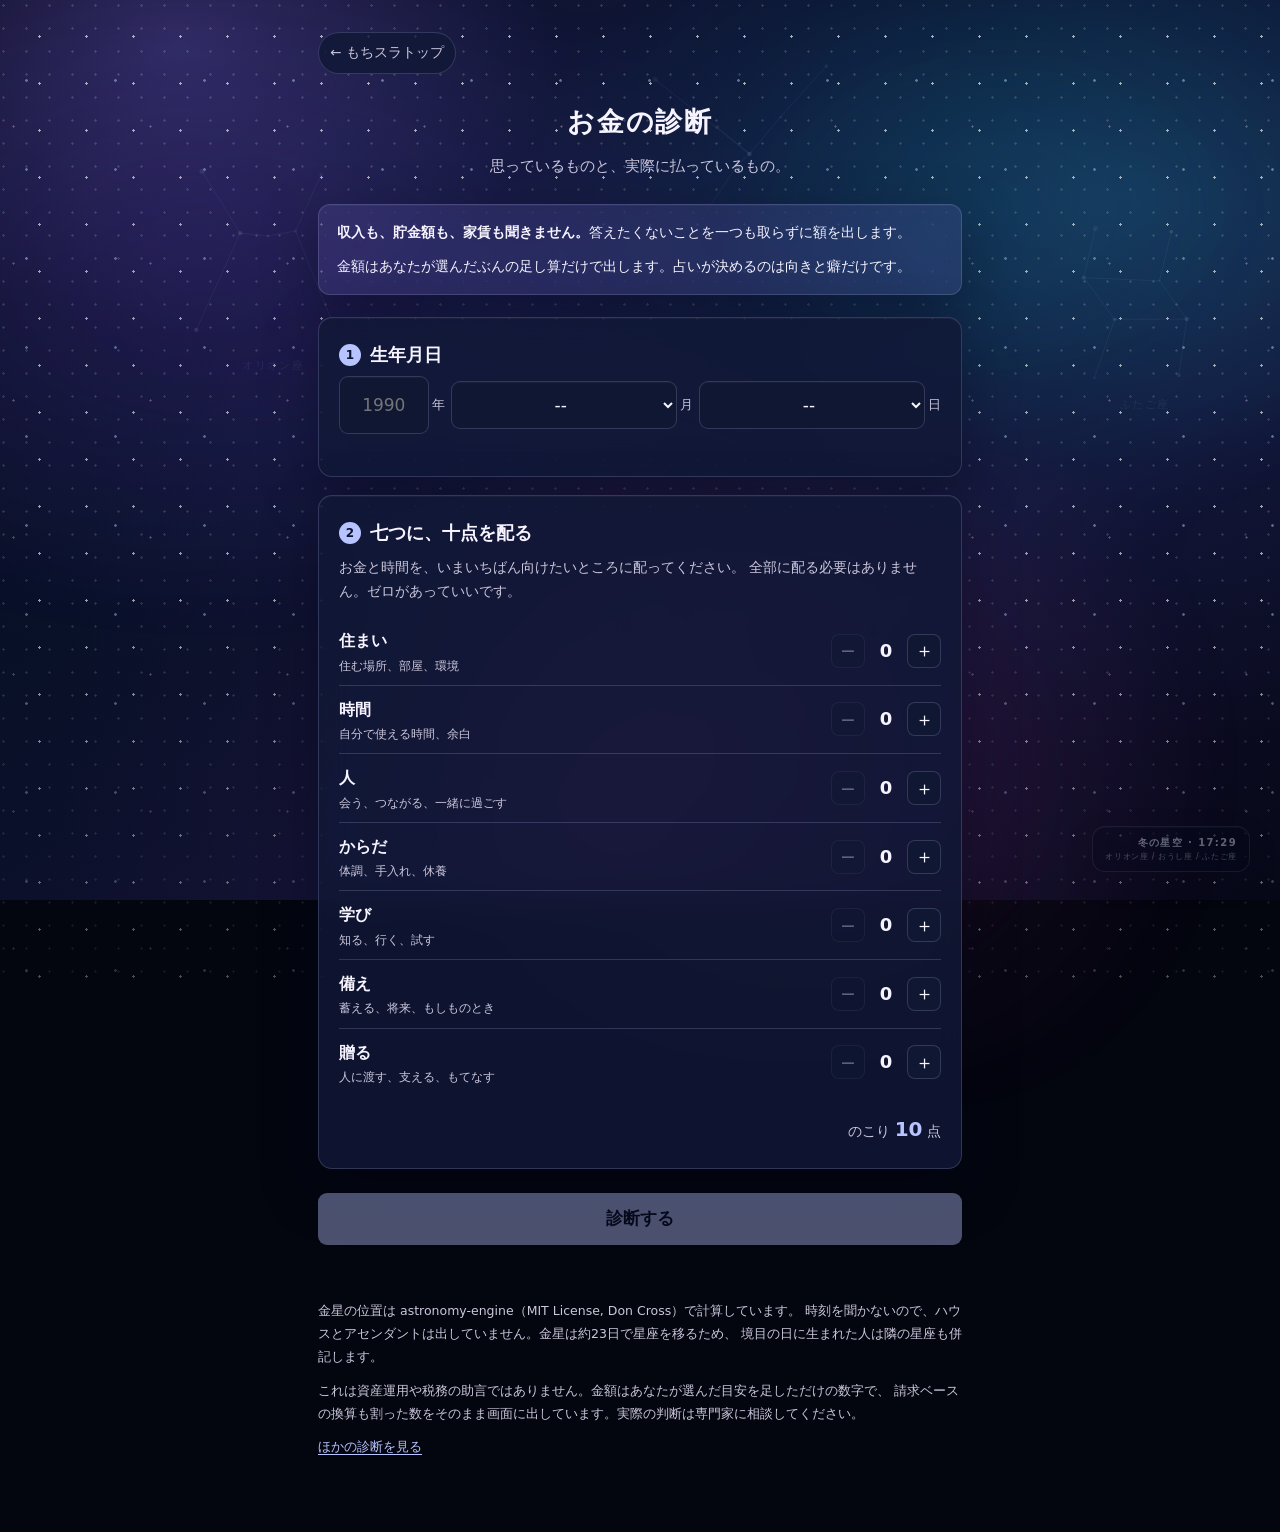
<file: money/index.html>
<!DOCTYPE html>
<html lang="ja">
<head>
<meta charset="utf-8">
<meta name="viewport" content="width=device-width, initial-scale=1">
<title>お金の診断 — 思っているものと、払っているもの</title>
<meta name="description" content="七つの領域に点を配ると、金星の位置と突き合わせてギャップを出します。収入も貯金も家賃も聞きません。金額はあなたが選んだ分の足し算だけで出します。">
<link rel="stylesheet" href="assets/style.css?v=20260811-contrast1">
<link rel="stylesheet" href="../assets/galaxy.css?v=20260811-frame1">
<script src="../assets/galaxy.js?v=20260810-sync1" defer></script>
<link rel="icon" type="image/png" sizes="32x32" href="../assets/favicon-32.png">
<link rel="icon" type="image/png" sizes="64x64" href="../assets/favicon-64.png">
<link rel="apple-touch-icon" href="../assets/apple-touch-icon.png">
<meta name="theme-color" content="#fbf8f3" media="(prefers-color-scheme: light)">
<meta name="theme-color" content="#1c1a18" media="(prefers-color-scheme: dark)">
<meta property="og:type" content="website">
<meta property="og:site_name" content="もちスラ">
<meta property="og:title" content="お金の診断 — もちスラ">
<meta property="og:description" content="大事だと思っているものと、実際に払っているもののズレ。収入も貯金も家賃も聞きません。">
<meta property="og:image" content="https://www.mochisura-lab.com/assets/ogp.png">
<meta name="twitter:card" content="summary_large_image">
<meta property="og:url" content="https://www.mochisura-lab.com/money/">
<link rel="canonical" href="https://www.mochisura-lab.com/money/">
</head>
<body>
<div class="wrap">

  <nav class="site-nav" aria-label="ページ移動">
    <a href="../index.html">← もちスラトップ</a>
  </nav>

  <header class="top">
    <h1>お金の診断</h1>
    <p class="sub">思っているものと、実際に払っているもの。</p>
  </header>

  <div class="lead-box">
    <p><b>収入も、貯金額も、家賃も聞きません。</b>答えたくないことを一つも取らずに額を出します。</p>
    <p>金額はあなたが選んだぶんの足し算だけで出します。占いが決めるのは向きと癖だけです。</p>
  </div>

  <form id="form" autocomplete="off">

    <section class="panel">
      <h2><span class="step">1</span>生年月日</h2>
      <input type="date" id="birthdate" min="1900-01-01" max="2100-12-31" required aria-label="生年月日">
    </section>

    <section class="panel">
      <h2><span class="step">2</span>七つに、十点を配る</h2>
      <p class="lead">
        お金と時間を、いまいちばん向けたいところに配ってください。
        全部に配る必要はありません。ゼロがあっていいです。
      </p>
      <div id="points"></div>
      <p class="remain">のこり <b id="remain">10</b> 点</p>
    </section>

    <section class="panel" id="fill-panel" hidden>
      <h2><span class="step">3</span>どこまで満たすか</h2>
      <p class="lead">点を多く配った三つだけ聞きます。金額は目安で、そのまま足し算に使います。</p>
      <div id="fills"></div>
    </section>

    <button type="submit" class="go" id="go" disabled>診断する</button>
    <p class="err" id="err"></p>
  </form>

  <div id="result" hidden>

    <section class="gap" id="gap">
      <p class="gap-tag" id="gap-tag"></p>
      <h2 class="gap-title" id="gap-title"></h2>
      <div id="gap-body"></div>
    </section>

    <div class="two">
      <section class="half">
        <h3>あなたが選んだ <b id="s-name"></b></h3>
        <p class="mini" id="s-lead"></p>
        <p id="s-body"></p>
      </section>
      <section class="half">
        <h3>金星がある <b id="k-name"></b></h3>
        <p class="mini" id="k-lead"></p>
        <p id="k-body"></p>
      </section>
    </div>

    <section class="read">
      <h2><span class="tag">癖</span><span id="star-name"></span></h2>
      <p class="lead" id="star-lead"></p>
      <div id="star-body"></div>
    </section>

    <section class="panel money">
      <h2>今の暮らしに、いくら足すか</h2>
      <table id="breakdown"></table>
      <div class="totals" id="totals"></div>
      <p class="note" id="money-note"></p>
    </section>

    <section class="share">
      <button type="button" class="card-btn" id="saveCard">画像にして保存</button>
      <span class="said" id="saved" role="status" aria-live="polite"></span>
      <p class="note">
        1080×1350（4:5）のJPEGで保存します。この処理も端末の中だけで、どこにも送っていません。
      </p>
    </section>

    <details class="fold">
      <summary>使った数字（結果の根拠）</summary>
      <div class="fold-in">
        <p class="lead">どこから出た結果かを隠さず全部出します。</p>
        <table id="koyomi"></table>
      </div>
    </details>

  </div>

  <footer class="foot">
    <p>
      金星の位置は astronomy-engine（MIT License, Don Cross）で計算しています。
      時刻を聞かないので、ハウスとアセンダントは出していません。金星は約23日で星座を移るため、
      境目の日に生まれた人は隣の星座も併記します。
    </p>
    <p>
      これは資産運用や税務の助言ではありません。金額はあなたが選んだ目安を足しただけの数字で、
      請求ベースの換算も割った数をそのまま画面に出しています。実際の判断は専門家に相談してください。
    </p>
    <p><a href="../index.html">ほかの診断を見る</a></p>
  </footer>

</div>

<script src="../hoshiyomi/assets/vendor/astronomy.browser.min.js"></script>
<script src="../hoshiyomi/assets/text.js"></script>
<script src="../hoshiyomi/assets/astro.js"></script>
<script src="../hoshiyomi/assets/koyomi.js"></script>
<script src="../hoshiyomi/assets/toyo.js"></script>
<script src="../assets/store.js?v=20260811-1"></script>
<script src="assets/money.js?v=20260811-name1"></script>
<script src="assets/text.js"></script>
<script src="../assets/card-frame.js?v=20260811-frame1"></script>
<script src="assets/card.js?v=20260811-frame1"></script>
<script src="assets/app.js?v=20260811-frame1"></script>
<script src="../assets/dob.js?v=20260811-dob4"></script>
</body>
</html>
</file>
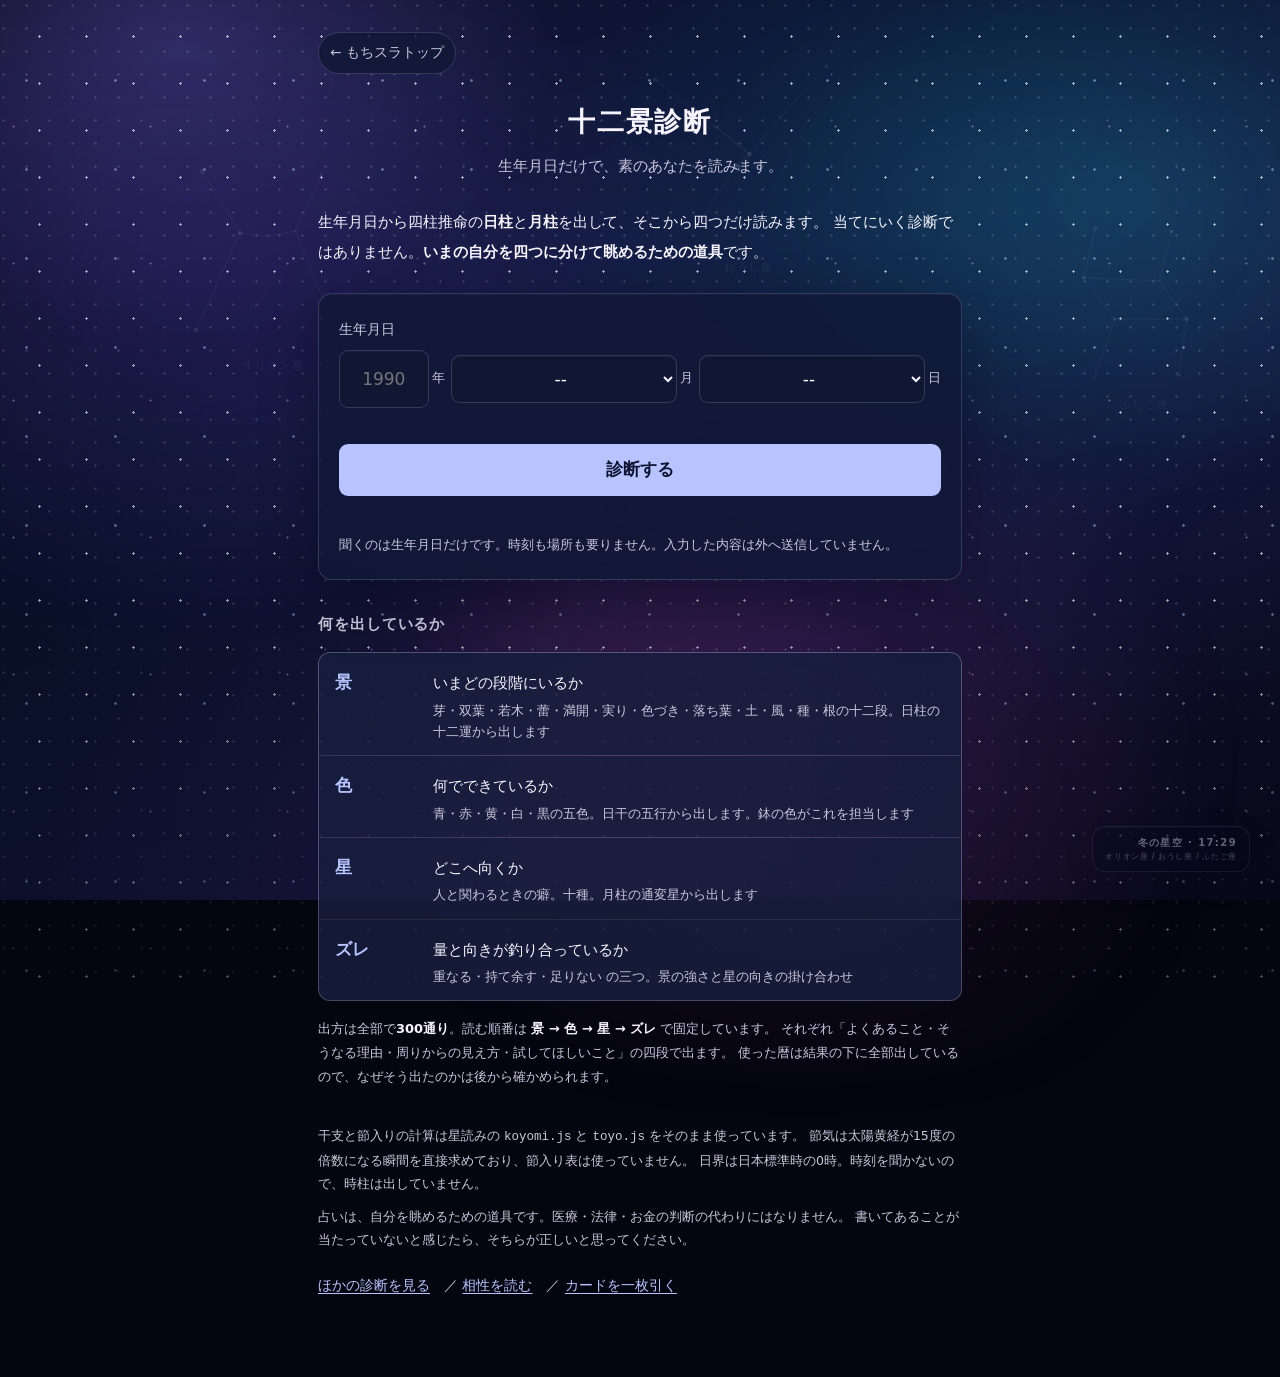
<file: slime/index.html>
<!DOCTYPE html>
<html lang="ja">
<head>
<meta charset="utf-8">
<meta name="viewport" content="width=device-width, initial-scale=1">
<title>十二景診断 — 生年月日だけで、素のあなたを読む</title>
<meta name="description" content="生年月日を入れるだけ。四柱推命の日柱と月柱から、いまどの段階にいるか、何でできているか、人とどう関わるかを読みます。">
<link rel="stylesheet" href="assets/style.css?v=20260811-about2">
<link rel="stylesheet" href="../assets/galaxy.css?v=20260811-frame1">
<script src="../assets/galaxy.js?v=20260810-sync1" defer></script>
<link rel="icon" type="image/png" sizes="32x32" href="../assets/favicon-32.png">
<link rel="icon" type="image/png" sizes="64x64" href="../assets/favicon-64.png">
<link rel="apple-touch-icon" href="../assets/apple-touch-icon.png">
<meta name="theme-color" content="#fbf8f3" media="(prefers-color-scheme: light)">
<meta name="theme-color" content="#1c1a18" media="(prefers-color-scheme: dark)">
<meta property="og:type" content="website">
<meta property="og:site_name" content="もちスラ">
<meta property="og:title" content="十二景診断 — もちスラ">
<meta property="og:description" content="生年月日だけで、素のあなたを読みます。色・景・星・ズレの四つに絞って言い切ります。">
<meta property="og:image" content="https://www.mochisura-lab.com/assets/ogp.png">
<meta name="twitter:card" content="summary_large_image">
<meta property="og:url" content="https://www.mochisura-lab.com/slime/">
<link rel="canonical" href="https://www.mochisura-lab.com/slime/">
</head>
<body>
<div class="wrap">

  <nav class="site-nav" aria-label="ページ移動">
    <a href="../index.html">← もちスラトップ</a>
  </nav>

  <header class="top">
    <h1>十二景診断</h1>
    <p class="sub">生年月日だけで、素のあなたを読みます。</p>
  </header>

  <section class="about">
    <p class="about-lead">
      生年月日から四柱推命の<b>日柱</b>と<b>月柱</b>を出して、そこから四つだけ読みます。
      当てにいく診断ではありません。<b>いまの自分を四つに分けて眺めるための道具</b>です。
    </p>

  </section>

  <section class="panel">
    <form id="form" autocomplete="off">
      <label for="birthdate">生年月日</label>
      <input type="date" id="birthdate" min="1900-01-01" max="2100-12-31" required>
      <button type="submit" class="go">診断する</button>
      <p class="err" id="err"></p>
    </form>
    <p class="note">
      聞くのは生年月日だけです。時刻も場所も要りません。入力した内容は外へ送信していません。
    </p>
  </section>

  <section class="about about-more">
    <h2>何を出しているか</h2>

    <dl class="about-axes">
      <div><dt>景</dt><dd>いまどの段階にいるか<span>芽・双葉・若木・蕾・満開・実り・色づき・落ち葉・土・風・種・根の十二段。日柱の十二運から出します</span></dd></div>
      <div><dt>色</dt><dd>何でできているか<span>青・赤・黄・白・黒の五色。日干の五行から出します。鉢の色がこれを担当します</span></dd></div>
      <div><dt>星</dt><dd>どこへ向くか<span>人と関わるときの癖。十種。月柱の通変星から出します</span></dd></div>
      <div><dt>ズレ</dt><dd>量と向きが釣り合っているか<span>重なる・持て余す・足りない の三つ。景の強さと星の向きの掛け合わせ</span></dd></div>
    </dl>

    <p class="about-note">
      出方は全部で<b>300通り</b>。読む順番は <b>景 → 色 → 星 → ズレ</b> で固定しています。
      それぞれ「よくあること・そうなる理由・周りからの見え方・試してほしいこと」の四段で出ます。
      使った暦は結果の下に全部出しているので、なぜそう出たのかは後から確かめられます。
    </p>
  </section>

  <div id="result" hidden>

    <section class="hero">
      <img id="slime" alt="" width="240">
      <p class="title" id="title"></p>
      <p class="stamp" id="stamp"></p>
    </section>

    <div id="reads"></div>

    <section class="share">
      <button type="button" class="card-btn" id="saveCard">画像にして保存</button>
      <span class="copied" id="saved" role="status" aria-live="polite"></span>
      <p class="note">
        1080×1350（4:5）のJPEGで保存します。この処理も端末の中だけで、どこにも送っていません。
      </p>
    </section>

    <details class="fold">
      <summary>使った暦（結果の根拠）</summary>
      <div class="fold-in">
        <p class="lead">東洋の占いは、どの暦を使ったかで結果が変わります。隠さず全部出します。</p>
        <table id="koyomi"></table>
      </div>
    </details>

    <details class="fold">
      <summary>この結果を絵にする</summary>
      <div class="fold-in">
        <p class="lead">
          下の文をコピーして、画像生成に貼ってください。
          <b>このサイトは何も送信しません。</b>送るのはあなた自身です。
        </p>
        <pre class="prompt" id="prompt"></pre>
        <p class="prompt-act">
          <button type="button" class="copy" id="copyPrompt">文をコピー</button>
          <span class="copied" id="copied" role="status" aria-live="polite"></span>
        </p>
        <p class="note">
          出来上がりは正方形です。下3分の1を空けさせてあるので、そこに名前を入れると 4:5 になります。
        </p>
      </div>
    </details>

  </div>

  <footer class="foot">
    <p>
      干支と節入りの計算は星読みの <code>koyomi.js</code> と <code>toyo.js</code> をそのまま使っています。
      節気は太陽黄経が15度の倍数になる瞬間を直接求めており、節入り表は使っていません。
      日界は日本標準時の0時。時刻を聞かないので、時柱は出していません。
    </p>
    <p>
      占いは、自分を眺めるための道具です。医療・法律・お金の判断の代わりにはなりません。
      書いてあることが当たっていないと感じたら、そちらが正しいと思ってください。
    </p>
    <p class="next">
      <a href="../index.html">ほかの診断を見る</a>　／
      <a href="../aishou/index.html">相性を読む</a>　／
      <a href="../oracle/index.html">カードを一枚引く</a>
    </p>
  </footer>

</div>

<script src="../hoshiyomi/assets/vendor/astronomy.browser.min.js"></script>
<script src="../hoshiyomi/assets/koyomi.js"></script>
<script src="../hoshiyomi/assets/toyo.js"></script>
<script src="../assets/store.js?v=20260811-1"></script>
<script src="assets/slime.js?v=20260811-pot2"></script>
<script src="assets/text.js?v=20260811-result1"></script>
<script src="assets/prompt.js?v=20260811-pot2"></script>
<script src="../assets/card-frame.js?v=20260811-frame1"></script>
<script src="assets/card.js?v=20260811-frame1"></script>
<script src="assets/app.js?v=20260811-pot2"></script>
<script src="../assets/dob.js?v=20260811-dob4"></script>
</body>
</html>
</file>
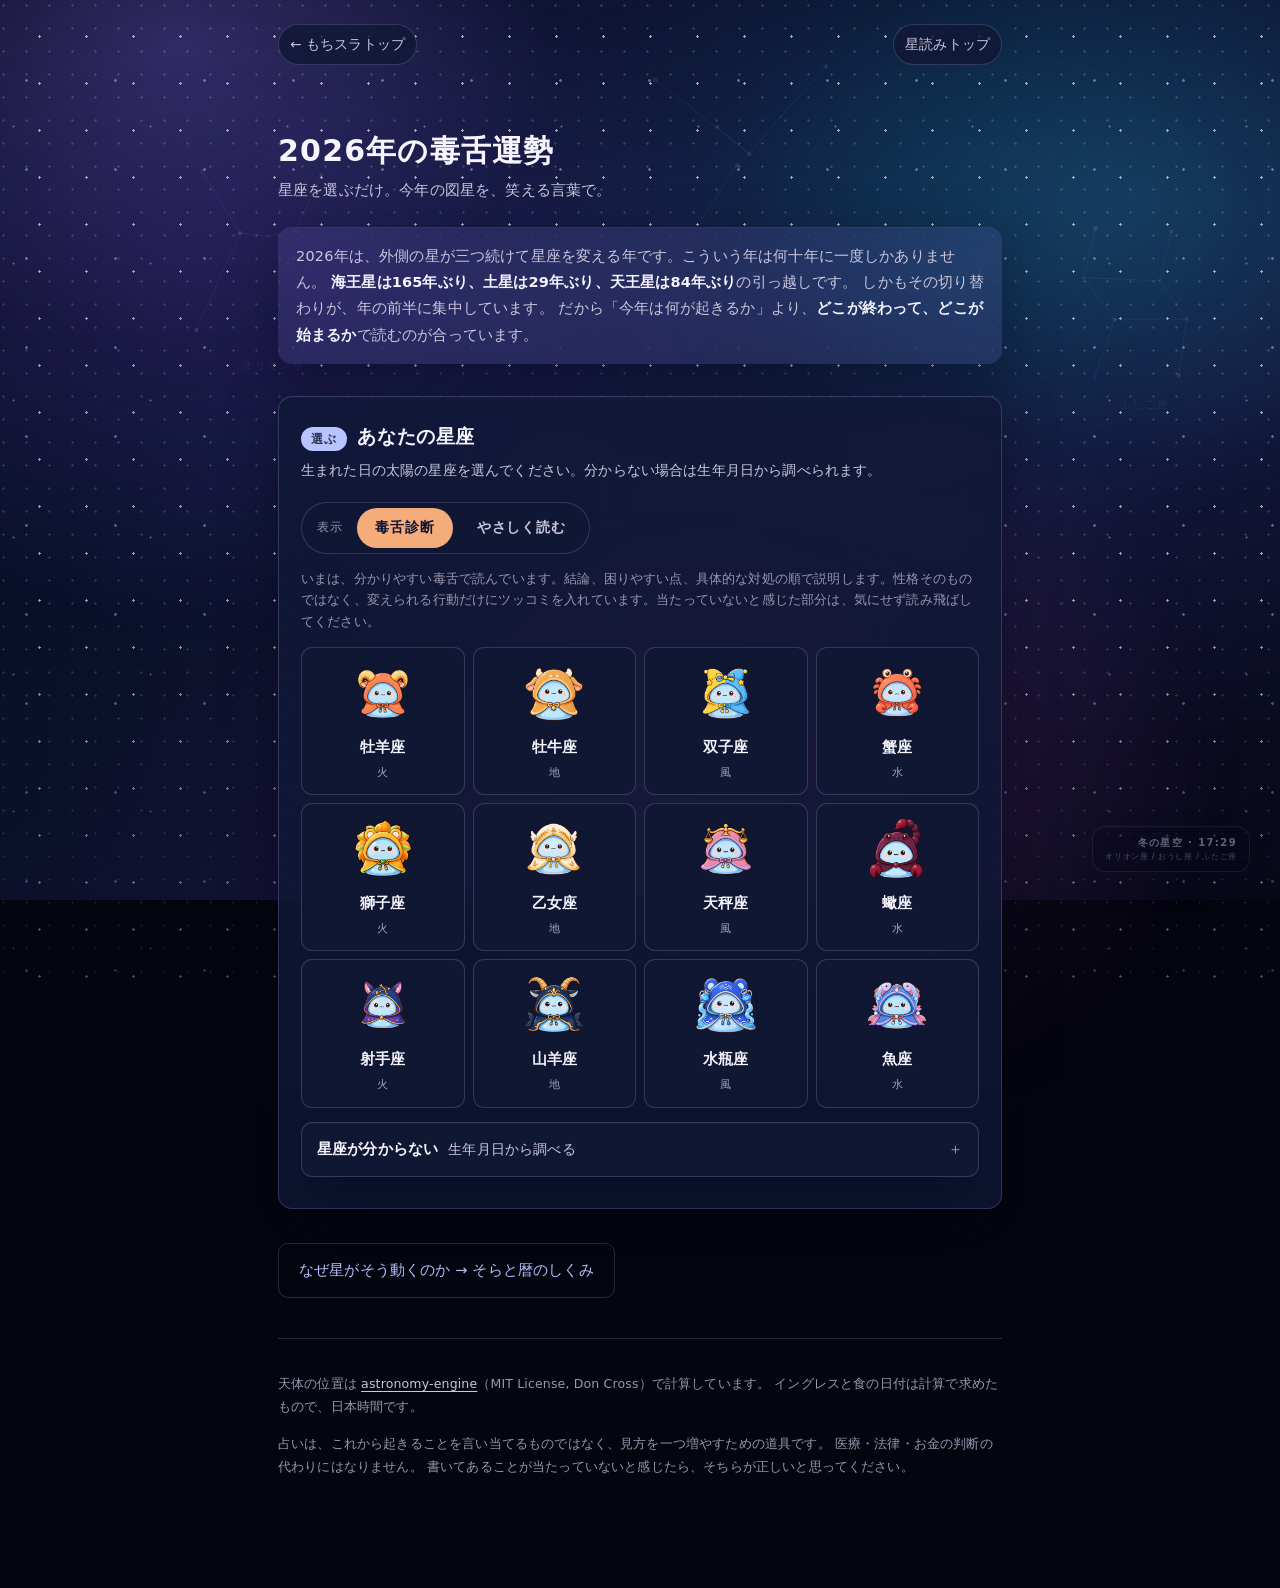
<file: hoshiyomi/2026/index.html>
<!DOCTYPE html>
<html lang="ja">
<head>
<meta charset="utf-8">
<meta name="viewport" content="width=device-width, initial-scale=1">
<title>2026年の毒舌運勢 — 星読み毒舌診断</title>
<meta name="description" content="星座を選ぶだけで読める、2026年の毒舌運勢。図星を笑える言葉で、12星座別に読みます。">
<meta name="robots" content="index, follow">
<meta property="og:type" content="article">
<meta property="og:title" content="2026年の毒舌運勢 — 星読み毒舌診断">
<meta property="og:description" content="海王星165年ぶり、土星29年ぶり、天王星84年ぶり。三つの星が続けて星座を移る年の読み方。">
<link rel="stylesheet" href="../assets/style.css?v=20260811-contrast1">
<link rel="stylesheet" href="../../assets/galaxy.css?v=20260811-frame1">
<script src="../../assets/galaxy.js?v=20260810-sync1" defer></script>
<link rel="icon" type="image/png" sizes="32x32" href="../../assets/favicon-32.png">
<link rel="icon" type="image/png" sizes="64x64" href="../../assets/favicon-64.png">
<link rel="apple-touch-icon" href="../../assets/apple-touch-icon.png">
<meta name="theme-color" content="#fbf8f3" media="(prefers-color-scheme: light)">
<meta name="theme-color" content="#1c1a18" media="(prefers-color-scheme: dark)">
<meta property="og:site_name" content="もちスラ">
<meta property="og:image" content="https://www.mochisura-lab.com/assets/ogp.png">
<meta name="twitter:card" content="summary_large_image">
<meta property="og:url" content="https://www.mochisura-lab.com/hoshiyomi/2026/">
<link rel="canonical" href="https://www.mochisura-lab.com/hoshiyomi/2026/">
</head>
<body>
<div class="wrap">

  <nav class="site-nav" aria-label="ページ移動">
    <a href="../../index.html">← もちスラトップ</a>
    <a href="../index.html">星読みトップ</a>
  </nav>

  <header class="top">
    <h1>2026年の毒舌運勢</h1>
    <p class="sub">星座を選ぶだけ。今年の図星を、笑える言葉で。</p>

    <div class="pitch">
      2026年は、外側の星が三つ続けて星座を変える年です。こういう年は何十年に一度しかありません。
      <b>海王星は165年ぶり、土星は29年ぶり、天王星は84年ぶり</b>の引っ越しです。
      しかもその切り替わりが、年の前半に集中しています。
      だから「今年は何が起きるか」より、<b>どこが終わって、どこが始まるか</b>で読むのが合っています。
    </div>
  </header>

  <section class="panel">
    <h2><span class="step">選ぶ</span>あなたの星座</h2>
    <p class="lead">生まれた日の太陽の星座を選んでください。分からない場合は生年月日から調べられます。</p>
    <div class="tonebar" id="tonebar" style="margin-bottom:14px">
      <span class="tone-label">表示</span>
      <button type="button" class="tonebtn on" data-tone="gag">毒舌診断</button>
      <button type="button" class="tonebtn" data-tone="soft">やさしく読む</button>
    </div>
    <p class="tonenote" id="tonenote"></p>
    <div class="signgrid" id="signgrid"></div>
    <details class="read" id="finder" style="margin-top:14px">
      <summary><span>星座が分からない</span><span class="pos">生年月日から調べる</span></summary>
      <div class="inner">
        <div class="field" style="margin-bottom:0">
          <label for="finddate">生年月日</label>
          <input type="date" id="finddate" min="1900-01-01" max="2100-12-31">
          <div class="hint" id="findresult"></div>
        </div>
      </div>
    </details>
  </section>

  <div id="y2026"></div>

  <section class="panel" id="more" hidden>
    <h2>もっと正確に読むなら</h2>
    <p class="lead">
      このページは太陽星座を1室として数えた「12星座別」の読み方です。
      生まれた時刻と場所まで入れると、ハウスが実際の位置で決まるので、当たる場所が変わることがあります。
      さらに、出生図の天体に今年の星が直接当たる日付や、四柱推命・九星気学から見た2026年も出せます。
    </p>
    <p><a class="biglink" href="../index.html">星読み（本体）で個別に読む</a></p>
  </section>

  <p style="margin:34px 0 0; font-size:14.5px;">
    <a href="../shikumi/index.html" style="display:inline-block; padding:13px 20px; border:1px solid var(--line); border-radius:10px; color:var(--accent); text-decoration:none;">
      なぜ星がそう動くのか → そらと暦のしくみ
    </a>
  </p>

  <footer class="foot">
    <p>
      天体の位置は <a href="https://github.com/cosinekitty/astronomy" target="_blank" rel="noopener">astronomy-engine</a>（MIT License, Don Cross）で計算しています。
      イングレスと食の日付は計算で求めたもので、日本時間です。
    </p>
    <p>
      占いは、これから起きることを言い当てるものではなく、見方を一つ増やすための道具です。
      医療・法律・お金の判断の代わりにはなりません。
      書いてあることが当たっていないと感じたら、そちらが正しいと思ってください。
    </p>
  </footer>

</div>

<script src="../assets/vendor/astronomy.browser.min.js"></script>
<script src="../assets/tone.js"></script>
<script src="../assets/text.js"></script>
<script src="../assets/text-spicy.js"></script>
<script src="../assets/text-gag.js?v=20260807-4"></script>
<script src="../assets/astro.js"></script>
<script src="../assets/y2026.js"></script>
<script src="../assets/y2026-text.js"></script>
<script src="../assets/icons.js"></script>
<script src="../assets/app-y2026.js"></script>
<script>
(function () {
  'use strict';
  var T = window.HOSHI_TEXT;
  var SIGN_IMAGES = ['aries', 'taurus', 'gemini', 'cancer', 'leo', 'virgo',
    'libra', 'scorpio', 'sagittarius', 'capricorn', 'aquarius', 'pisces'];
  var grid = document.getElementById('signgrid');
  var out = document.getElementById('y2026');

  /* 読み口の切り替え */
  var TONE = window.HOSHI_TONE;
  TONE.restore();
  var toneBtns = document.querySelectorAll('#tonebar .tonebtn');
  var selected = null;
  function paintTone() {
    Array.prototype.forEach.call(toneBtns, function (b) {
      b.classList.toggle('on', b.dataset.tone === TONE.value);
    });
    var pack = TONE.pack();
    document.getElementById('tonenote').textContent = pack
      ? pack.NOTICE
      : 'いまはやさしく読んでいます。図星を笑って読みたいときは「毒舌診断」に戻してください。';
  }
  Array.prototype.forEach.call(toneBtns, function (b) {
    b.addEventListener('click', function () {
      TONE.set(b.dataset.tone);
      paintTone();
      if (selected !== null) window.HOSHI_APP_Y2026.render(out, { sunSign: selected });
    });
  });
  paintTone();

  T.signs.forEach(function (s, i) {
    var b = document.createElement('button');
    b.type = 'button';
    b.className = 'signbtn';
    b.dataset.sign = i;
    var image = document.createElement('img');
    image.className = 'sign-mascot-thumb';
    image.src = '../assets/zodiac/' + SIGN_IMAGES[i] + '.png';
    image.alt = '';
    var n = document.createElement('span');
    n.className = 'sb-name';
    n.textContent = s.name;
    var k = document.createElement('span');
    k.className = 'sb-el';
    k.textContent = s.element;
    b.appendChild(image);
    b.appendChild(n);
    b.appendChild(k);
    b.addEventListener('click', function () {
      Array.prototype.forEach.call(grid.children, function (x) { x.classList.remove('on'); });
      b.classList.add('on');
      selected = i;
      window.HOSHI_APP_Y2026.render(out, { sunSign: i });
      document.getElementById('more').hidden = false;
      out.scrollIntoView({ behavior: 'smooth', block: 'start' });
      try { localStorage.setItem('hoshiyomi.2026.sign', String(i)); } catch (e) { /* 保存できなくても支障はない */ }
    });
    grid.appendChild(b);
  });

  /* 生年月日から太陽星座を出す（このページの中だけで計算する） */
  document.getElementById('finddate').addEventListener('change', function (ev) {
    var v = ev.target.value;
    var msg = document.getElementById('findresult');
    if (!v) { msg.textContent = ''; return; }
    var p = v.split('-').map(Number);
    try {
      var r = window.HOSHI_ASTRO.calculate({
        year: p[0], month: p[1], day: p[2], hour: 12, minute: 0,
        lat: 35.69, lon: 139.69, tzOffset: 9, autoJapanDst: true, timeUnknown: true
      });
      var idx = r.bodies[0].sign;
      msg.textContent = 'あなたの太陽星座は ' + T.signs[idx].name + ' です。下で選ばれています。';
      grid.children[idx].click();
    } catch (e) {
      msg.textContent = '計算できませんでした。日付を確かめてください。';
    }
  });

  try {
    var saved = localStorage.getItem('hoshiyomi.2026.sign');
    if (saved !== null && grid.children[Number(saved)]) grid.children[Number(saved)].click();
  } catch (e) { /* 読めなくても支障はない */ }
})();
</script>
<script src="../../assets/dob.js?v=20260811-dob4"></script>
</body>
</html>
</file>
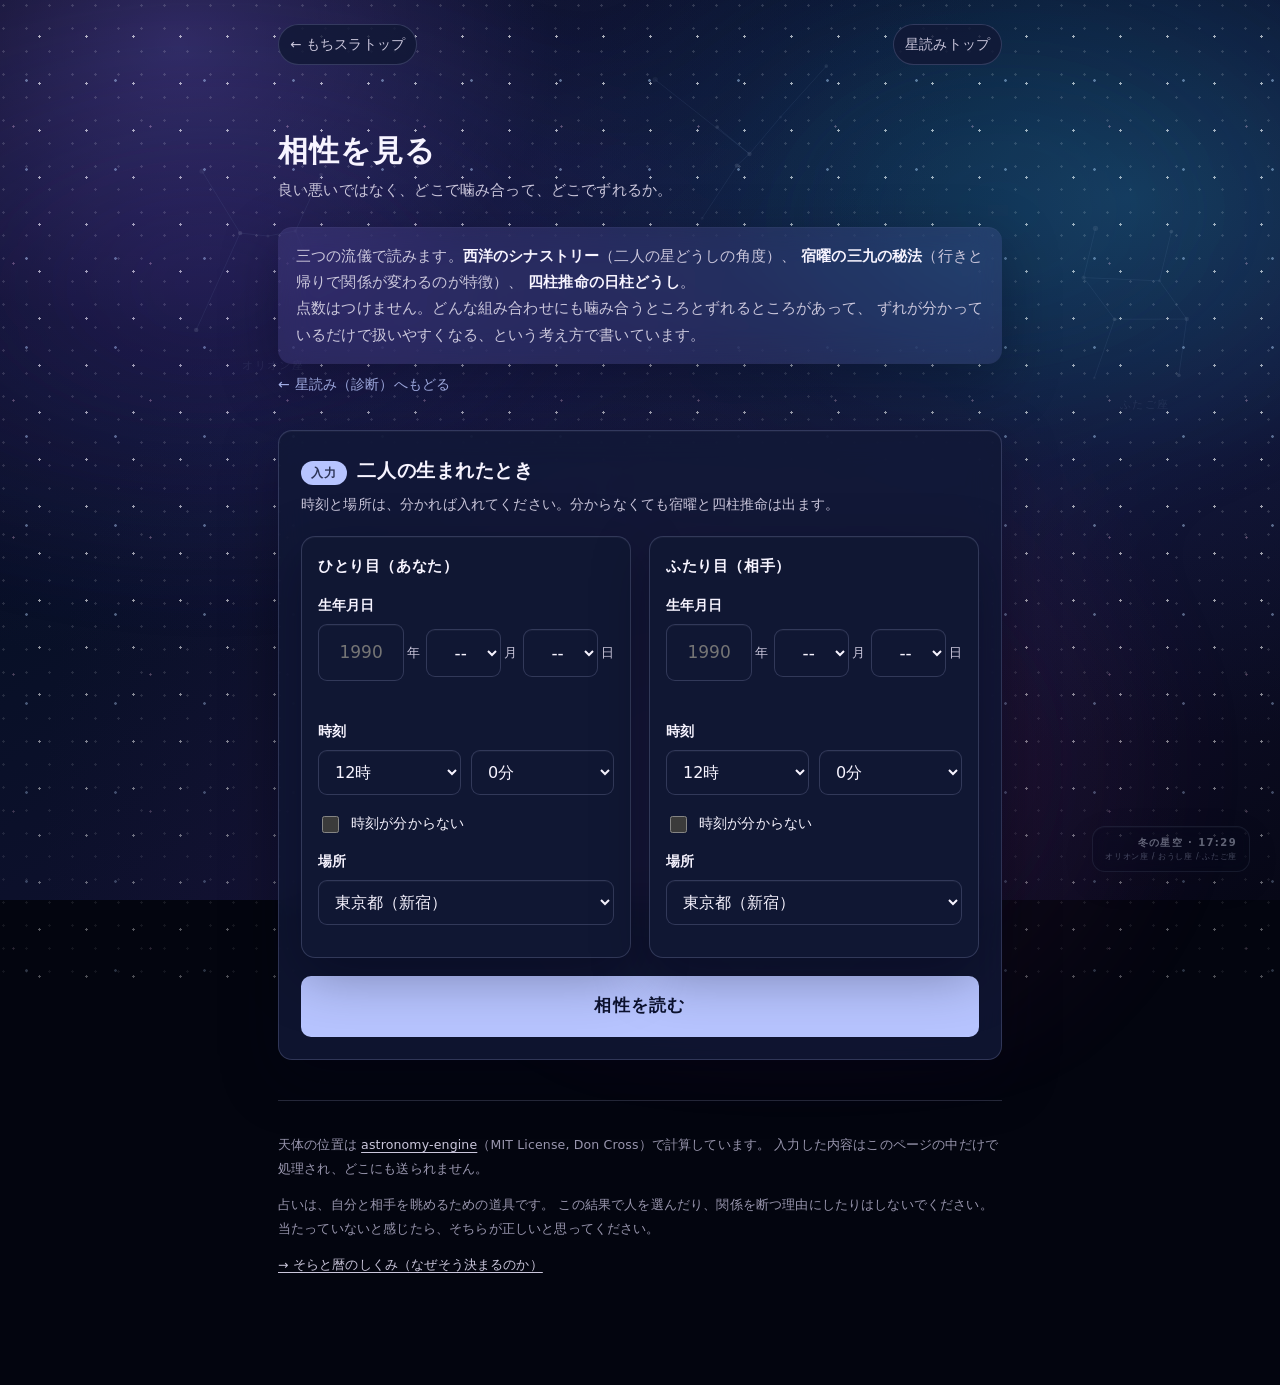
<file: hoshiyomi/aishou/index.html>
<!DOCTYPE html>
<html lang="ja">
<head>
<meta charset="utf-8">
<meta name="viewport" content="width=device-width, initial-scale=1">
<title>相性を見る — 星読み</title>
<meta name="description" content="二人分の生年月日から、西洋のシナストリー・宿曜の三九の秘法・四柱推命の日柱で相性を読みます。点数はつけません。どこで噛み合い、どこでずれるかだけを書きます。">
<meta name="robots" content="index, follow">
<meta property="og:type" content="website">
<meta property="og:title" content="相性を見る — 星読み">
<meta property="og:description" content="良い悪いではなく、どこで噛み合ってどこでずれるか。西洋と東洋の三つの流儀で読みます。">
<link rel="stylesheet" href="../assets/style.css?v=20260811-contrast1">
<link rel="stylesheet" href="../../assets/galaxy.css?v=20260811-frame1">
<script src="../../assets/galaxy.js?v=20260810-sync1" defer></script>
<style>
.two { display: grid; grid-template-columns: repeat(2, minmax(0, 1fr)); gap: 18px; }
.person { border: 1px solid var(--line); border-radius: var(--radius); padding: 16px; background: var(--bg); }
.person h3 { font-size: 15px; margin: 0 0 12px; letter-spacing: .04em; }
.rel { border: 1px solid var(--line); border-radius: var(--radius); padding: 18px; margin: 0 0 12px; background: var(--bg); }
.rel-head { display: flex; align-items: baseline; gap: 10px; flex-wrap: wrap; margin-bottom: 8px; }
.rel-who { font-size: 12.5px; color: var(--ink-faint); }
.rel-name { font-size: 21px; font-weight: 700; letter-spacing: .04em; }
.rel-dist { font-size: 11.5px; color: var(--warm); border: 1px solid var(--warm); border-radius: 99px; padding: 1px 9px; }
.rel-c { font-size: 15.5px; font-weight: 600; color: var(--accent); margin: 0 0 8px; }
.rel-b { font-size: 14.5px; color: var(--ink-soft); margin: 0; line-height: 1.95; }
.mirror { display: grid; grid-template-columns: repeat(2, minmax(0, 1fr)); gap: 12px; }
@media (max-width: 620px) {
  .two, .mirror { grid-template-columns: 1fr; }
}
</style>
<link rel="icon" type="image/png" sizes="32x32" href="../../assets/favicon-32.png">
<link rel="icon" type="image/png" sizes="64x64" href="../../assets/favicon-64.png">
<link rel="apple-touch-icon" href="../../assets/apple-touch-icon.png">
<meta name="theme-color" content="#fbf8f3" media="(prefers-color-scheme: light)">
<meta name="theme-color" content="#1c1a18" media="(prefers-color-scheme: dark)">
<meta property="og:site_name" content="もちスラ">
<meta property="og:image" content="https://www.mochisura-lab.com/assets/ogp.png">
<meta name="twitter:card" content="summary_large_image">
<meta property="og:url" content="https://www.mochisura-lab.com/hoshiyomi/aishou/">
<link rel="canonical" href="https://www.mochisura-lab.com/hoshiyomi/aishou/">
</head>
<body>
<div class="wrap">

  <nav class="site-nav" aria-label="ページ移動">
    <a href="../../index.html">← もちスラトップ</a>
    <a href="../index.html">星読みトップ</a>
  </nav>

  <header class="top">
    <h1>相性を見る</h1>
    <p class="sub">良い悪いではなく、どこで噛み合って、どこでずれるか。</p>
    <div class="pitch">
      三つの流儀で読みます。<b>西洋のシナストリー</b>（二人の星どうしの角度）、
      <b>宿曜の三九の秘法</b>（行きと帰りで関係が変わるのが特徴）、
      <b>四柱推命の日柱どうし</b>。<br>
      点数はつけません。どんな組み合わせにも噛み合うところとずれるところがあって、
      ずれが分かっているだけで扱いやすくなる、という考え方で書いています。
    </div>
    <a class="backlink" href="../index.html" style="display:inline-block;margin-top:8px;font-size:14px;color:var(--accent);text-decoration:none;">← 星読み（診断）へもどる</a>
  </header>

  <section class="panel">
    <h2><span class="step">入力</span>二人の生まれたとき</h2>
    <p class="lead">時刻と場所は、分かれば入れてください。分からなくても宿曜と四柱推命は出ます。</p>
    <form id="form" autocomplete="off">
      <div class="two">
        <div class="person">
          <h3>ひとり目（あなた）</h3>
          <div class="field">
            <label for="d1">生年月日</label>
            <input type="date" id="d1" min="1900-01-01" max="2100-12-31" required>
          </div>
          <div class="field">
            <label for="h1">時刻</label>
            <div class="row"><select id="h1"></select><select id="m1"></select></div>
          </div>
          <label class="check"><input type="checkbox" id="u1"><span>時刻が分からない</span></label>
          <div class="field" style="margin-top:12px">
            <label for="p1">場所</label>
            <select id="p1"></select>
          </div>
        </div>
        <div class="person">
          <h3>ふたり目（相手）</h3>
          <div class="field">
            <label for="d2">生年月日</label>
            <input type="date" id="d2" min="1900-01-01" max="2100-12-31" required>
          </div>
          <div class="field">
            <label for="h2">時刻</label>
            <div class="row"><select id="h2"></select><select id="m2"></select></div>
          </div>
          <label class="check"><input type="checkbox" id="u2"><span>時刻が分からない</span></label>
          <div class="field" style="margin-top:12px">
            <label for="p2">場所</label>
            <select id="p2"></select>
          </div>
        </div>
      </div>
      <button type="submit" class="go" style="margin-top:18px">相性を読む</button>
      <div class="err" id="err"></div>
    </form>
  </section>

  <div id="result"></div>

  <footer class="foot">
    <p>
      天体の位置は <a href="https://github.com/cosinekitty/astronomy" target="_blank" rel="noopener">astronomy-engine</a>（MIT License, Don Cross）で計算しています。
      入力した内容はこのページの中だけで処理され、どこにも送られません。
    </p>
    <p>
      占いは、自分と相手を眺めるための道具です。
      この結果で人を選んだり、関係を断つ理由にしたりはしないでください。
      当たっていないと感じたら、そちらが正しいと思ってください。
    </p>
    <p><a href="../shikumi/index.html">→ そらと暦のしくみ（なぜそう決まるのか）</a></p>
  </footer>
</div>

<script src="../assets/vendor/astronomy.browser.min.js"></script>
<script src="../assets/text.js"></script>
<script src="../assets/places.js"></script>
<script src="../assets/astro.js"></script>
<script src="../assets/koyomi.js"></script>
<script src="../assets/toyo.js"></script>
<script src="../assets/toyo-text.js"></script>
<script src="../assets/aishou.js"></script>
<script src="../assets/aishou-text.js"></script>
<script src="app-aishou.js"></script>
<script src="../../assets/dob.js?v=20260811-dob4"></script>
</body>
</html>
</file>
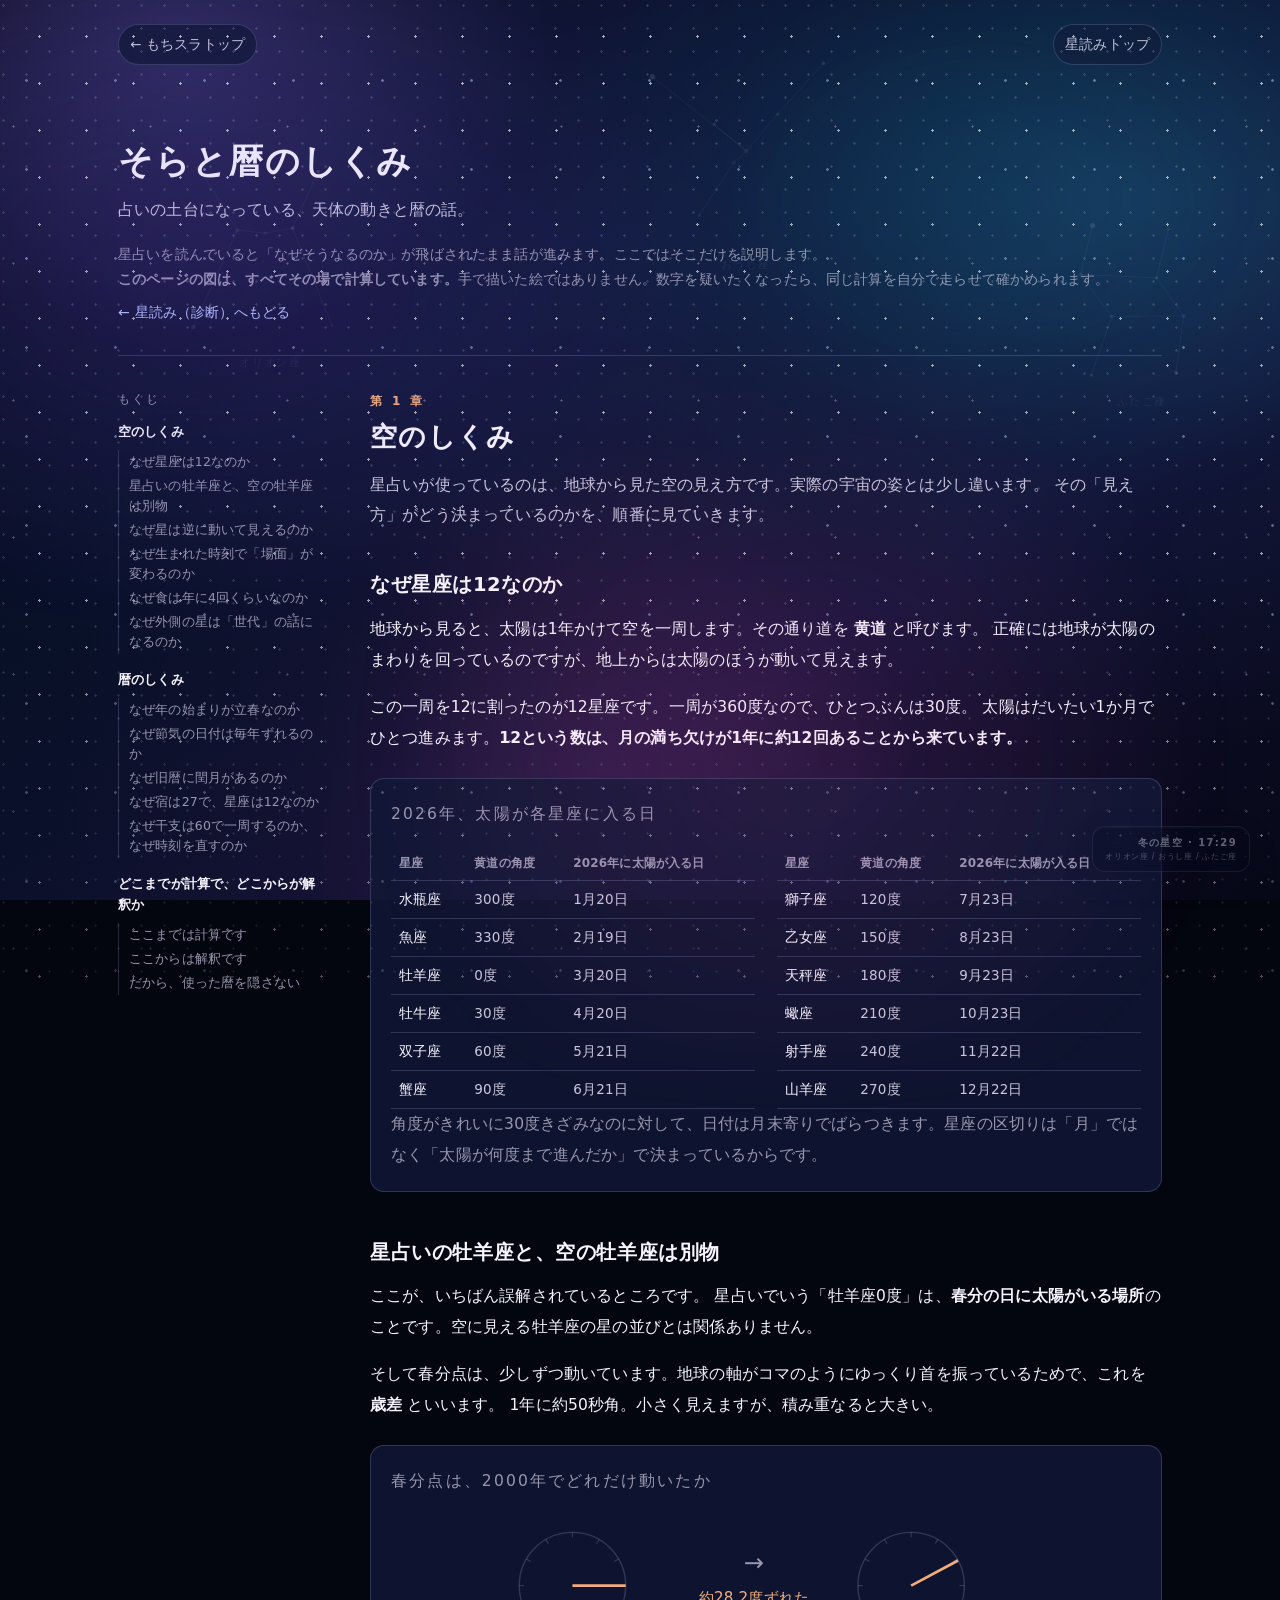
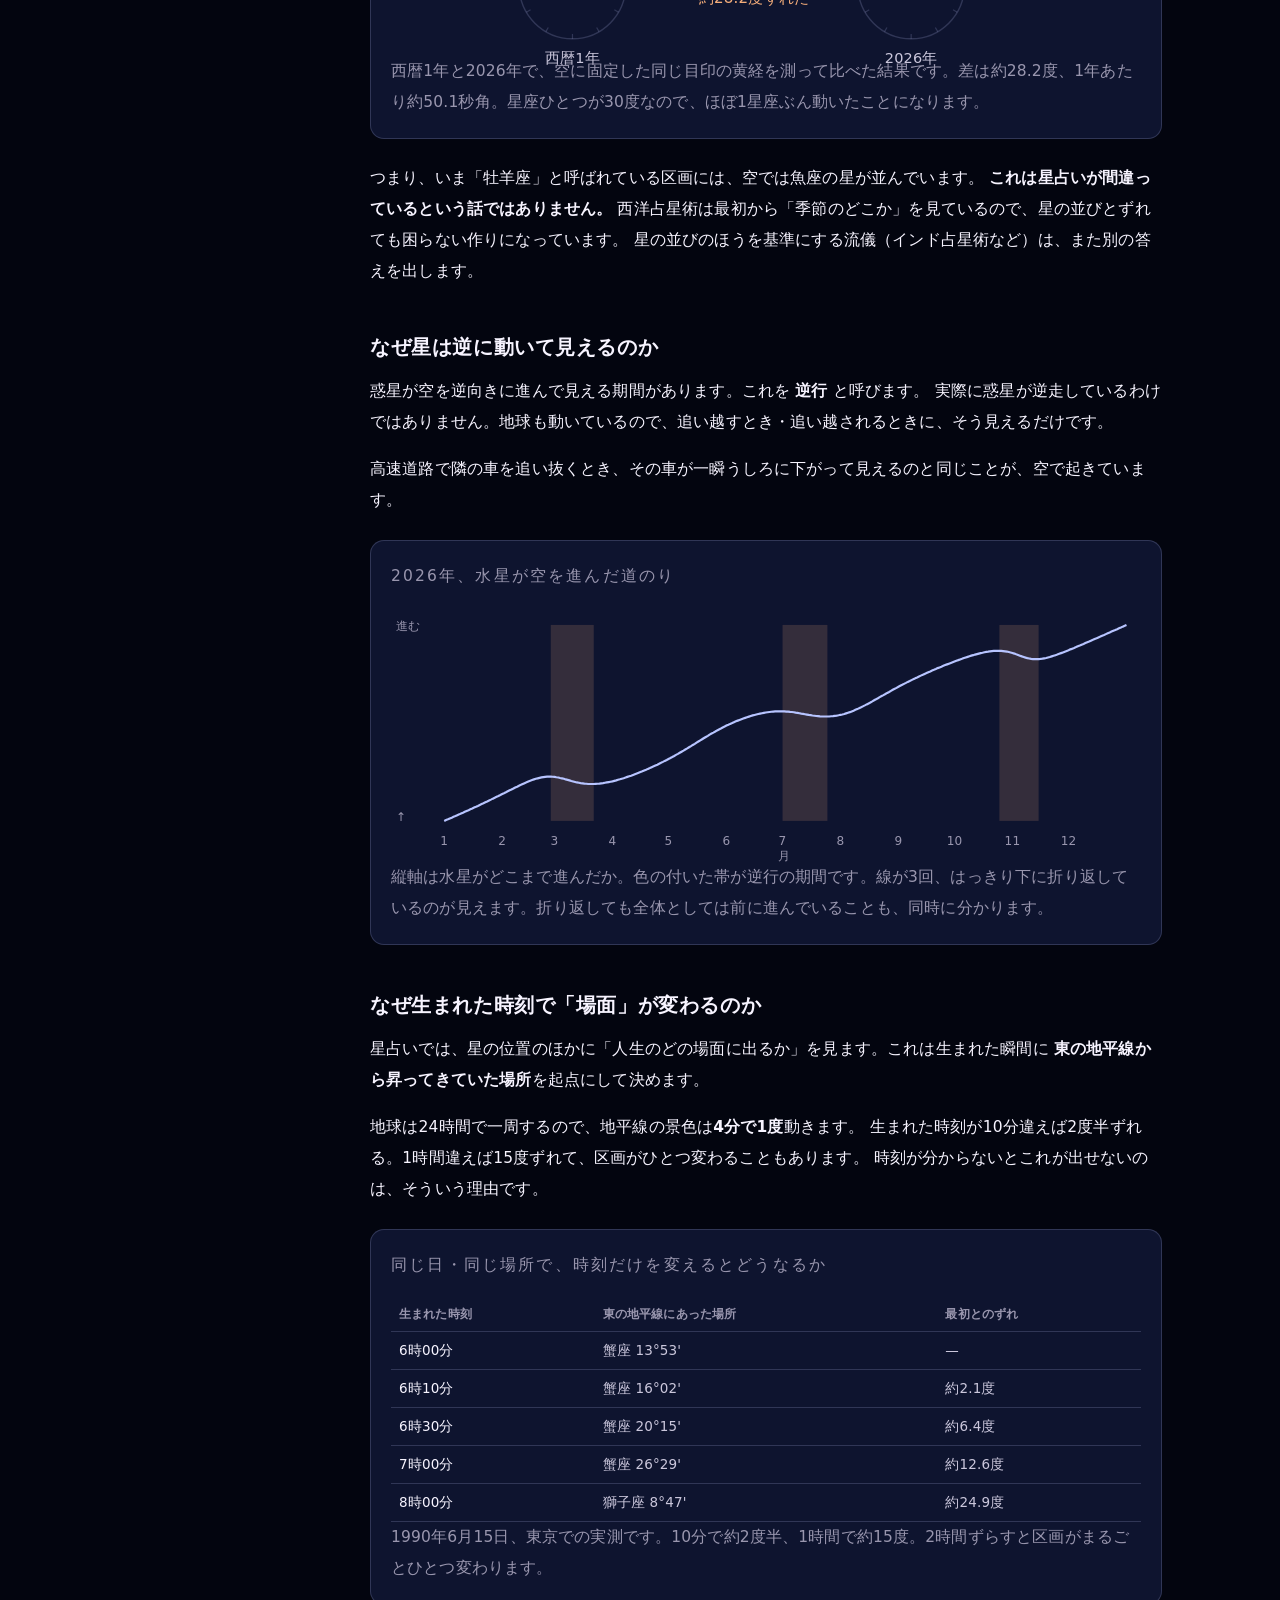
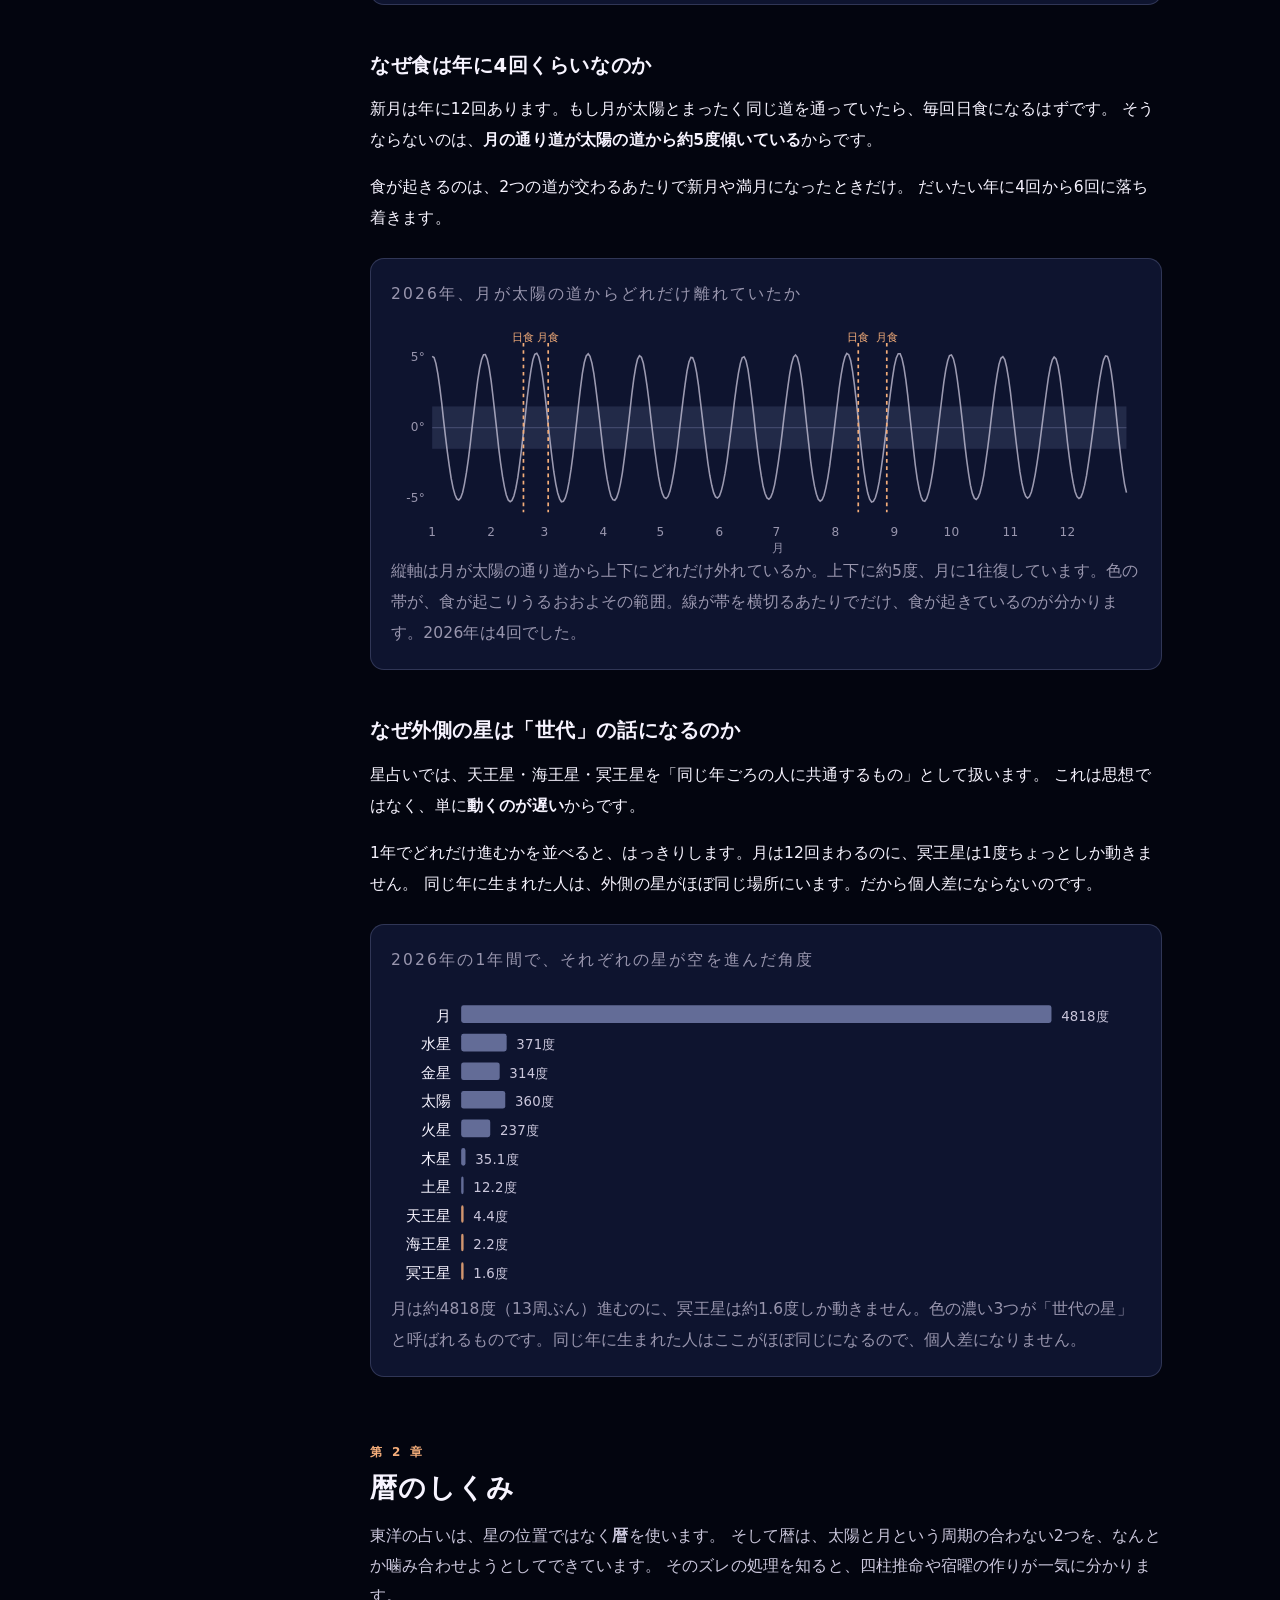
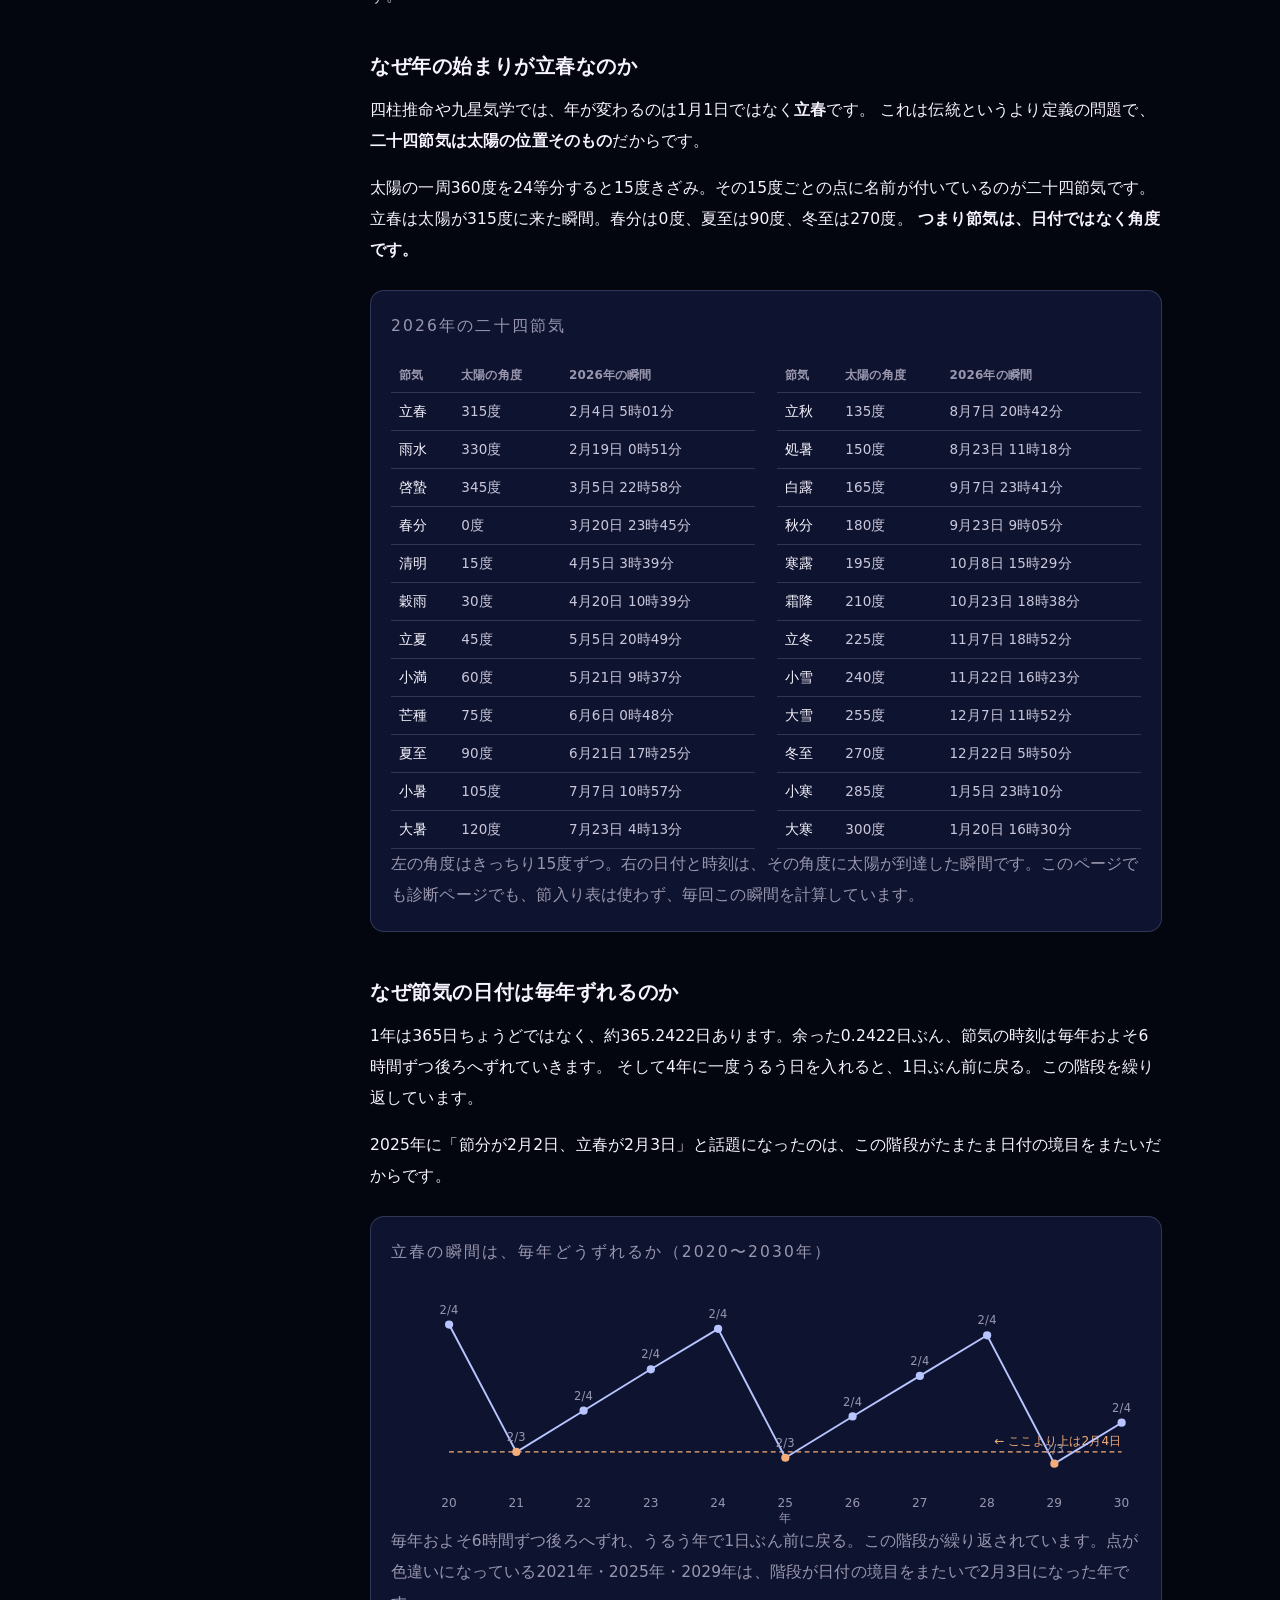
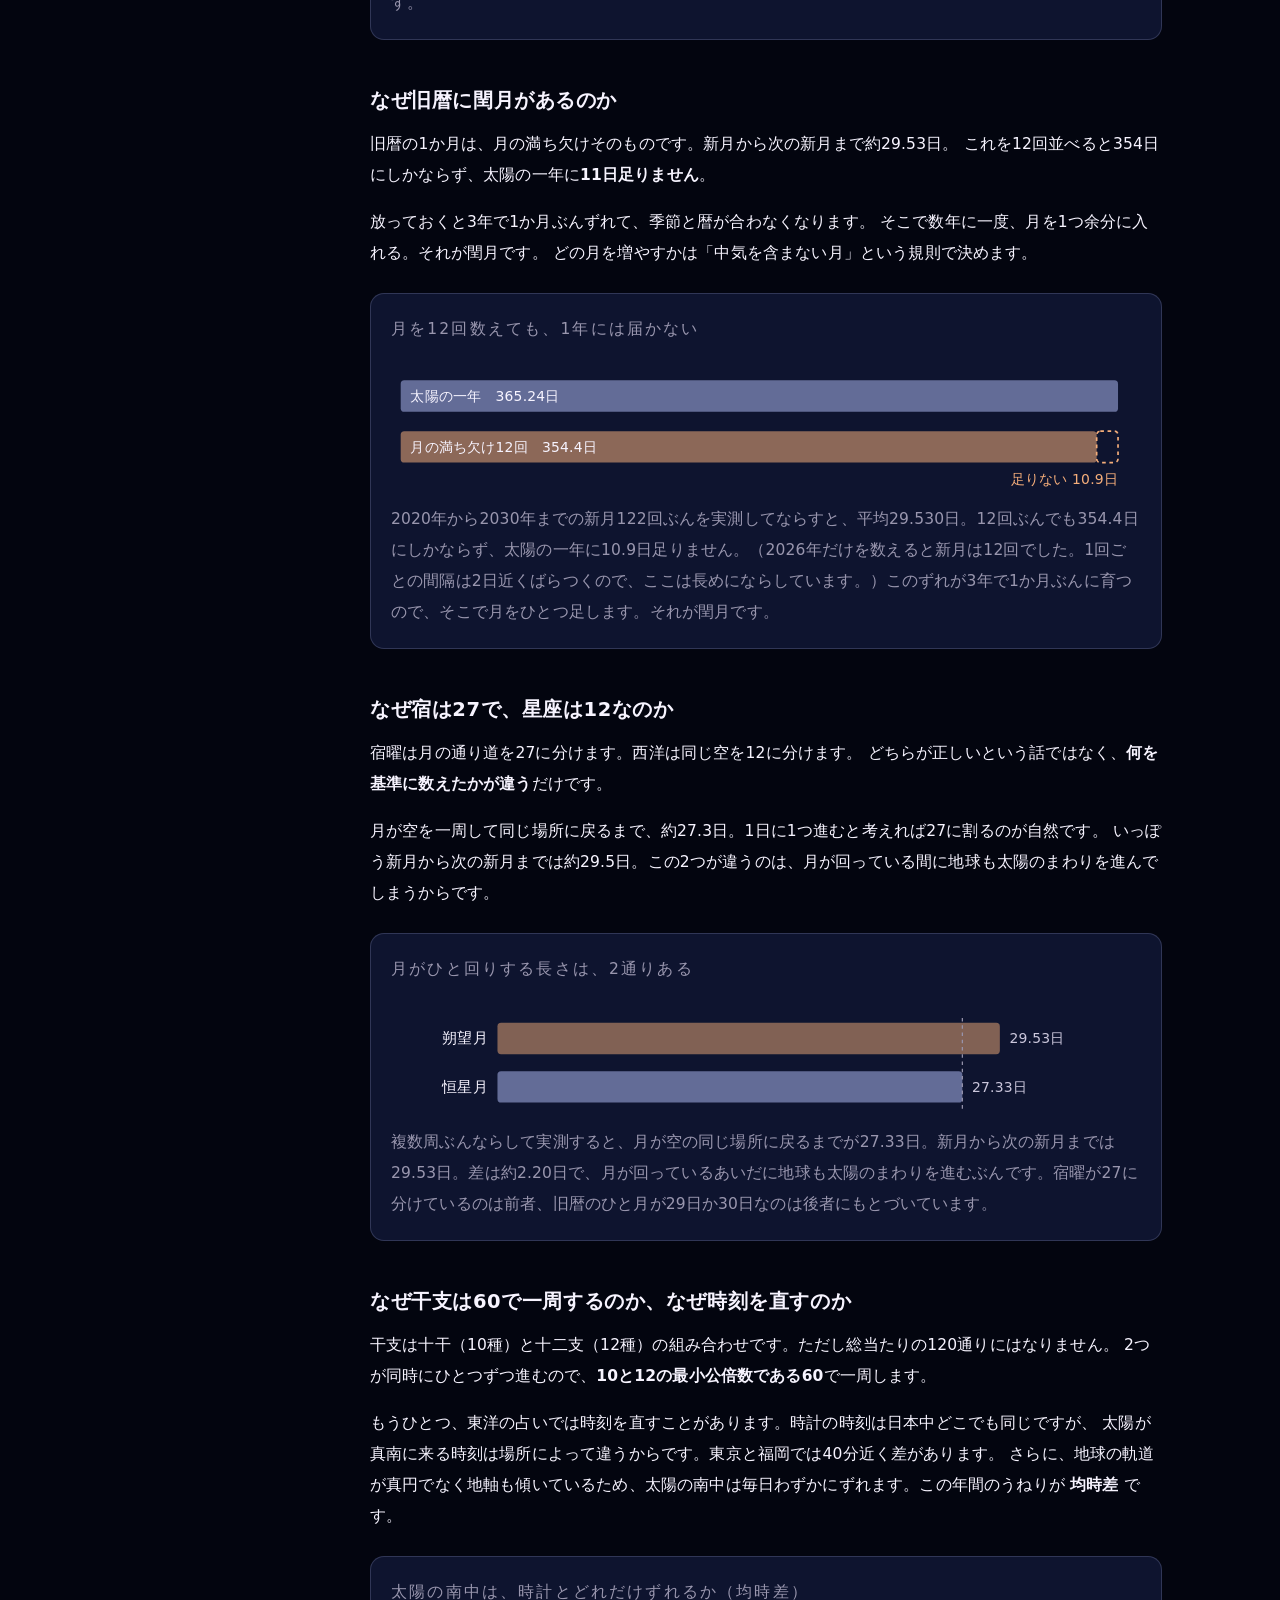
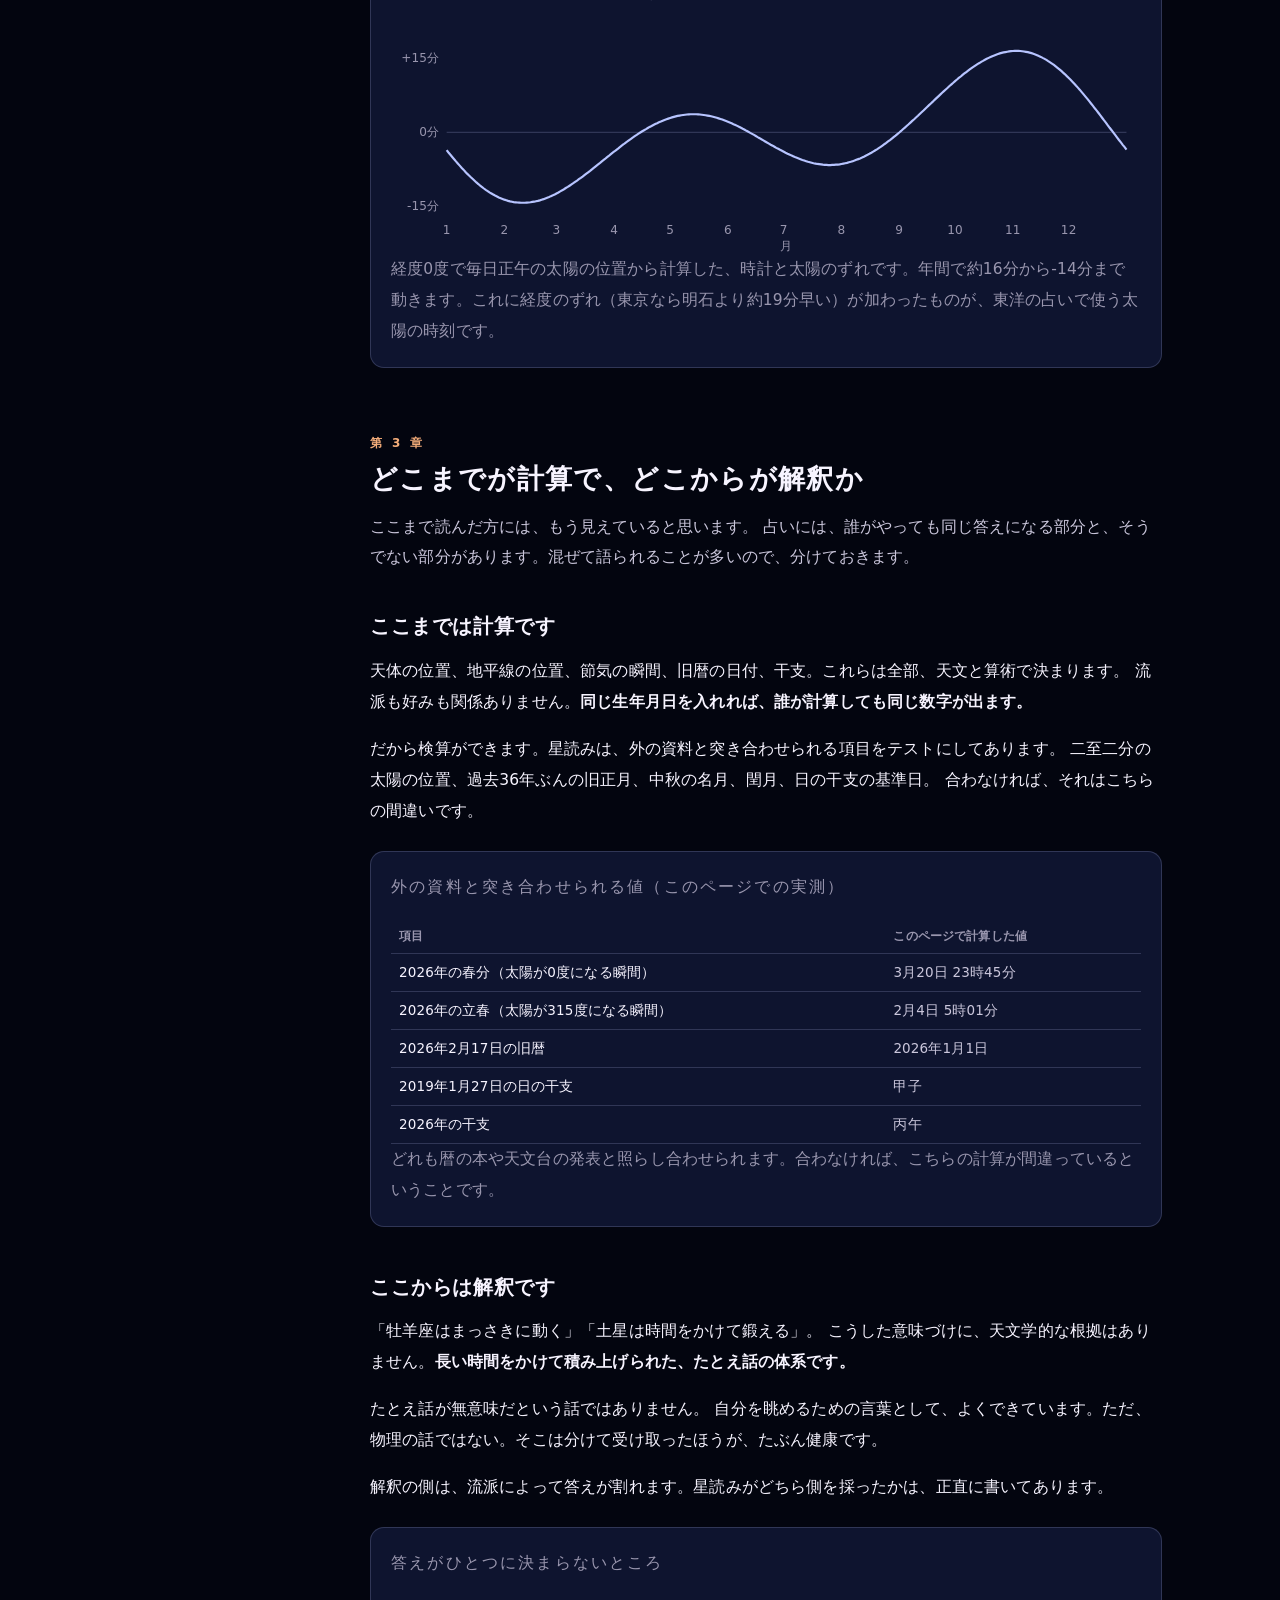
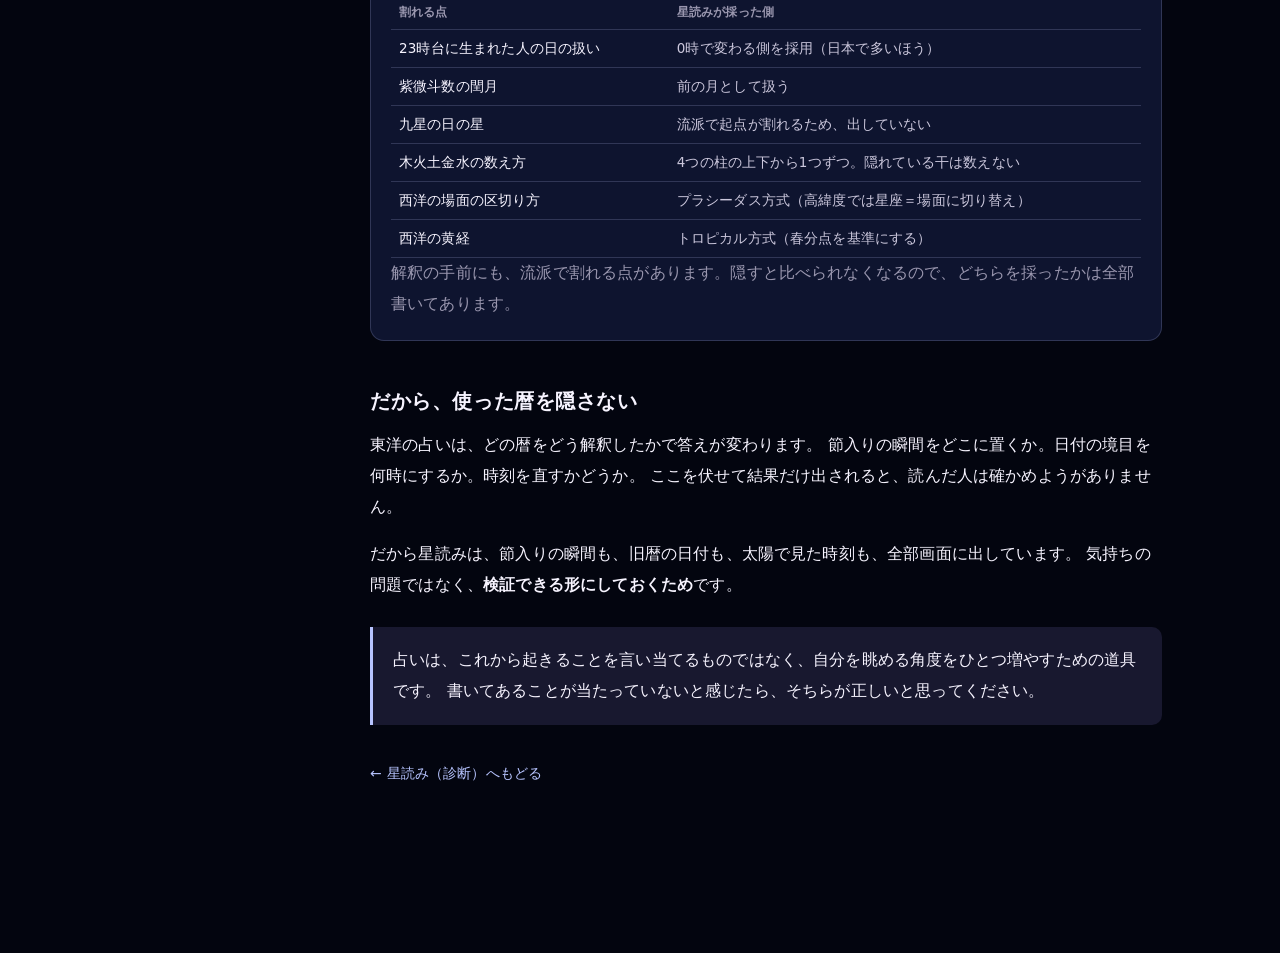
<file: hoshiyomi/shikumi/index.html>
<!DOCTYPE html>
<html lang="ja">
<head>
<meta charset="utf-8">
<meta name="viewport" content="width=device-width, initial-scale=1">
<title>そらと暦のしくみ — 星読み</title>
<meta name="description" content="星占いの土台になっている天体の動きと暦を、記号を使わず日本語で説明します。図はすべて、このページの中でその場で計算しています。">
<meta name="robots" content="index, follow">
<meta property="og:type" content="article">
<meta property="og:title" content="そらと暦のしくみ — 星読み">
<meta property="og:description" content="なぜ星座は12なのか。なぜ星は逆に動いて見えるのか。なぜ旧暦に閏月があるのか。図はすべてその場で計算しています。">
<link rel="stylesheet" href="../assets/style.css?v=20260811-contrast1">
<link rel="stylesheet" href="../../assets/galaxy.css?v=20260811-frame1">
<script src="../../assets/galaxy.js?v=20260810-sync1" defer></script>
<style>
/* 書物寄りの見た目。道具の画面とは別の顔にする。 */
.book { max-width: 1080px; margin: 0 auto; padding: 0 18px 100px; }
.book-head { padding: 52px 0 28px; border-bottom: 1px solid var(--line); }
.book-head h1 { font-size: 34px; line-height: 1.35; margin: 0 0 10px; letter-spacing: .06em; font-weight: 700; }
.book-head .sub { font-size: 16px; color: var(--ink-soft); margin: 0 0 18px; }
.book-head .note { font-size: 13.5px; color: var(--ink-faint); line-height: 1.85; margin: 0; }

.layout { display: grid; grid-template-columns: 208px minmax(0, 1fr); gap: 44px; align-items: start; }
nav.toc { position: sticky; top: 22px; padding-top: 34px; font-size: 13px; line-height: 1.6; }
nav.toc .toc-t { font-size: 11.5px; letter-spacing: .18em; color: var(--ink-faint); margin-bottom: 12px; }
nav.toc ol { list-style: none; margin: 0; padding: 0; }
nav.toc > ol > li { margin-bottom: 14px; }
nav.toc a { color: var(--ink-soft); text-decoration: none; display: block; padding: 2px 0; }
nav.toc a:hover { color: var(--accent); }
nav.toc .ch { font-weight: 700; color: var(--ink); }
nav.toc ol ol { margin: 5px 0 0 0; }
nav.toc ol ol a { font-size: 12.5px; color: var(--ink-faint); padding-left: 10px; border-left: 1px solid var(--line); }
nav.toc a.here { color: var(--accent); }
nav.toc ol ol a.here { border-left-color: var(--accent); }

article { min-width: 0; padding-top: 34px; }
.chap { margin: 0 0 64px; }
.chap-n { font-size: 12px; letter-spacing: .24em; color: var(--warm); font-weight: 700; margin: 0 0 6px; }
.chap > h2 { font-size: 27px; margin: 0 0 14px; letter-spacing: .05em; line-height: 1.4; }
.chap > .chap-lead { font-size: 15.5px; color: var(--ink-soft); line-height: 1.95; margin: 0 0 40px; }

section.sec { margin: 0 0 46px; scroll-margin-top: 20px; }
section.sec > h3 { font-size: 19.5px; margin: 0 0 14px; line-height: 1.5; letter-spacing: .03em; }
section.sec p { font-size: 15.5px; line-height: 2.0; margin: 0 0 16px; }
section.sec p:last-child { margin-bottom: 0; }
section.sec b { font-weight: 700; }

.fig { margin: 24px 0; padding: 20px; border: 1px solid var(--line); border-radius: var(--radius); background: var(--panel); }
.fig-t { font-size: 12px; letter-spacing: .14em; color: var(--ink-faint); margin: 0 0 14px; }
.fig svg { display: block; width: 100%; height: auto; overflow: visible; }
.fig-cap { font-size: 12.5px; color: var(--ink-faint); line-height: 1.8; margin: 12px 0 0; }
/* 共有CSSの表は min-width:460px かつ nowrap。読み物側では両方とも解除する */
.fig table { width: 100%; min-width: 0; border-collapse: collapse; font-size: 13.5px; }
/* 共有CSSの表は nowrap なので、読み物側では折り返しに戻す */
.fig th, .fig td { text-align: left; padding: 6px 8px; border-bottom: 1px solid var(--line); white-space: normal; }
.fig th { font-size: 12px; color: var(--ink-faint); font-weight: 600; }
.fig td.num { font-variant-numeric: tabular-nums; }
/* grid の 1fr は既定で min-content より縮まないので、minmax(0,1fr) にしないと表がはみ出す */
.fig .grid2 { display: grid; grid-template-columns: repeat(2, minmax(0, 1fr)); gap: 8px 22px; }
.fig .grid2 > * { min-width: 0; overflow-x: auto; -webkit-overflow-scrolling: touch; }

.pull { margin: 26px 0; padding: 18px 20px; border-left: 3px solid var(--accent); background: var(--accent-soft); border-radius: 0 10px 10px 0; }
.pull p { font-size: 15px; margin: 0; line-height: 1.95; }

.loading { color: var(--ink-faint); font-size: 13px; }
.backlink { display: inline-block; margin-top: 8px; font-size: 14px; color: var(--accent); text-decoration: none; }
.backlink:hover { text-decoration: underline; }

@media (max-width: 820px) {
  .layout { grid-template-columns: 1fr; gap: 0; }
  nav.toc { position: static; padding: 26px 0 0; }
  nav.toc > ol { columns: 2; column-gap: 18px; }
  nav.toc ol ol { display: none; }
  .book-head { padding-top: 34px; }
  .book-head h1 { font-size: 26px; }
  .chap > h2 { font-size: 22px; }
  section.sec > h3 { font-size: 17.5px; }
  section.sec p { font-size: 15px; line-height: 1.95; }
  .fig { padding: 14px; }
  .fig .grid2 { grid-template-columns: 1fr; }
}
</style>
<link rel="icon" type="image/png" sizes="32x32" href="../../assets/favicon-32.png">
<link rel="icon" type="image/png" sizes="64x64" href="../../assets/favicon-64.png">
<link rel="apple-touch-icon" href="../../assets/apple-touch-icon.png">
<meta name="theme-color" content="#fbf8f3" media="(prefers-color-scheme: light)">
<meta name="theme-color" content="#1c1a18" media="(prefers-color-scheme: dark)">
<meta property="og:site_name" content="もちスラ">
<meta property="og:image" content="https://www.mochisura-lab.com/assets/ogp.png">
<meta name="twitter:card" content="summary_large_image">
<meta property="og:url" content="https://www.mochisura-lab.com/hoshiyomi/shikumi/">
<link rel="canonical" href="https://www.mochisura-lab.com/hoshiyomi/shikumi/">
</head>
<body>
<div class="book">

  <nav class="site-nav" aria-label="ページ移動">
    <a href="../../index.html">← もちスラトップ</a>
    <a href="../index.html">星読みトップ</a>
  </nav>

  <header class="book-head">
    <h1>そらと暦のしくみ</h1>
    <p class="sub">占いの土台になっている、天体の動きと暦の話。</p>
    <p class="note">
      星占いを読んでいると「なぜそうなるのか」が飛ばされたまま話が進みます。ここではそこだけを説明します。<br>
      <b>このページの図は、すべてその場で計算しています。</b>手で描いた絵ではありません。数字を疑いたくなったら、同じ計算を自分で走らせて確かめられます。
    </p>
    <a class="backlink" href="../index.html">← 星読み（診断）へもどる</a>
  </header>

  <div class="layout">
    <nav class="toc" id="toc"></nav>

    <article id="article">

      <!-- ============ 第1章 ============ -->
      <div class="chap" id="ch1">
        <p class="chap-n">第 1 章</p>
        <h2>空のしくみ</h2>
        <p class="chap-lead">
          星占いが使っているのは、地球から見た空の見え方です。実際の宇宙の姿とは少し違います。
          その「見え方」がどう決まっているのかを、順番に見ていきます。
        </p>

        <section class="sec" id="s11">
          <h3>なぜ星座は12なのか</h3>
          <p>
            地球から見ると、太陽は1年かけて空を一周します。その通り道を <b>黄道</b> と呼びます。
            正確には地球が太陽のまわりを回っているのですが、地上からは太陽のほうが動いて見えます。
          </p>
          <p>
            この一周を12に割ったのが12星座です。一周が360度なので、ひとつぶんは30度。
            太陽はだいたい1か月でひとつ進みます。<b>12という数は、月の満ち欠けが1年に約12回あることから来ています。</b>
          </p>
          <div class="fig" id="f11"><p class="loading">計算しています…</p></div>
        </section>

        <section class="sec" id="s12">
          <h3>星占いの牡羊座と、空の牡羊座は別物</h3>
          <p>
            ここが、いちばん誤解されているところです。
            星占いでいう「牡羊座0度」は、<b>春分の日に太陽がいる場所</b>のことです。空に見える牡羊座の星の並びとは関係ありません。
          </p>
          <p>
            そして春分点は、少しずつ動いています。地球の軸がコマのようにゆっくり首を振っているためで、これを <b>歳差</b> といいます。
            1年に約50秒角。小さく見えますが、積み重なると大きい。
          </p>
          <div class="fig" id="f12"><p class="loading">計算しています…</p></div>
          <p>
            つまり、いま「牡羊座」と呼ばれている区画には、空では魚座の星が並んでいます。
            <b>これは星占いが間違っているという話ではありません。</b>
            西洋占星術は最初から「季節のどこか」を見ているので、星の並びとずれても困らない作りになっています。
            星の並びのほうを基準にする流儀（インド占星術など）は、また別の答えを出します。
          </p>
        </section>

        <section class="sec" id="s13">
          <h3>なぜ星は逆に動いて見えるのか</h3>
          <p>
            惑星が空を逆向きに進んで見える期間があります。これを <b>逆行</b> と呼びます。
            実際に惑星が逆走しているわけではありません。地球も動いているので、追い越すとき・追い越されるときに、そう見えるだけです。
          </p>
          <p>
            高速道路で隣の車を追い抜くとき、その車が一瞬うしろに下がって見えるのと同じことが、空で起きています。
          </p>
          <div class="fig" id="f13"><p class="loading">計算しています…</p></div>
        </section>

        <section class="sec" id="s14">
          <h3>なぜ生まれた時刻で「場面」が変わるのか</h3>
          <p>
            星占いでは、星の位置のほかに「人生のどの場面に出るか」を見ます。これは生まれた瞬間に
            <b>東の地平線から昇ってきていた場所</b>を起点にして決めます。
          </p>
          <p>
            地球は24時間で一周するので、地平線の景色は<b>4分で1度</b>動きます。
            生まれた時刻が10分違えば2度半ずれる。1時間違えば15度ずれて、区画がひとつ変わることもあります。
            時刻が分からないとこれが出せないのは、そういう理由です。
          </p>
          <div class="fig" id="f14"><p class="loading">計算しています…</p></div>
        </section>

        <section class="sec" id="s15">
          <h3>なぜ食は年に4回くらいなのか</h3>
          <p>
            新月は年に12回あります。もし月が太陽とまったく同じ道を通っていたら、毎回日食になるはずです。
            そうならないのは、<b>月の通り道が太陽の道から約5度傾いている</b>からです。
          </p>
          <p>
            食が起きるのは、2つの道が交わるあたりで新月や満月になったときだけ。
            だいたい年に4回から6回に落ち着きます。
          </p>
          <div class="fig" id="f15"><p class="loading">計算しています…</p></div>
        </section>

        <section class="sec" id="s16">
          <h3>なぜ外側の星は「世代」の話になるのか</h3>
          <p>
            星占いでは、天王星・海王星・冥王星を「同じ年ごろの人に共通するもの」として扱います。
            これは思想ではなく、単に<b>動くのが遅い</b>からです。
          </p>
          <p>
            1年でどれだけ進むかを並べると、はっきりします。月は12回まわるのに、冥王星は1度ちょっとしか動きません。
            同じ年に生まれた人は、外側の星がほぼ同じ場所にいます。だから個人差にならないのです。
          </p>
          <div class="fig" id="f16"><p class="loading">計算しています…</p></div>
        </section>
      </div>

      <!-- ============ 第2章 ============ -->
      <div class="chap" id="ch2">
        <p class="chap-n">第 2 章</p>
        <h2>暦のしくみ</h2>
        <p class="chap-lead">
          東洋の占いは、星の位置ではなく<b>暦</b>を使います。
          そして暦は、太陽と月という周期の合わない2つを、なんとか噛み合わせようとしてできています。
          そのズレの処理を知ると、四柱推命や宿曜の作りが一気に分かります。
        </p>

        <section class="sec" id="s21">
          <h3>なぜ年の始まりが立春なのか</h3>
          <p>
            四柱推命や九星気学では、年が変わるのは1月1日ではなく<b>立春</b>です。
            これは伝統というより定義の問題で、<b>二十四節気は太陽の位置そのもの</b>だからです。
          </p>
          <p>
            太陽の一周360度を24等分すると15度きざみ。その15度ごとの点に名前が付いているのが二十四節気です。
            立春は太陽が315度に来た瞬間。春分は0度、夏至は90度、冬至は270度。
            <b>つまり節気は、日付ではなく角度です。</b>
          </p>
          <div class="fig" id="f21"><p class="loading">計算しています…</p></div>
        </section>

        <section class="sec" id="s22">
          <h3>なぜ節気の日付は毎年ずれるのか</h3>
          <p>
            1年は365日ちょうどではなく、約365.2422日あります。余った0.2422日ぶん、節気の時刻は毎年およそ6時間ずつ後ろへずれていきます。
            そして4年に一度うるう日を入れると、1日ぶん前に戻る。この階段を繰り返しています。
          </p>
          <p>
            2025年に「節分が2月2日、立春が2月3日」と話題になったのは、この階段がたまたま日付の境目をまたいだからです。
          </p>
          <div class="fig" id="f22"><p class="loading">計算しています…</p></div>
        </section>

        <section class="sec" id="s23">
          <h3>なぜ旧暦に閏月があるのか</h3>
          <p>
            旧暦の1か月は、月の満ち欠けそのものです。新月から次の新月まで約29.53日。
            これを12回並べると354日にしかならず、太陽の一年に<b>11日足りません</b>。
          </p>
          <p>
            放っておくと3年で1か月ぶんずれて、季節と暦が合わなくなります。
            そこで数年に一度、月を1つ余分に入れる。それが閏月です。
            どの月を増やすかは「中気を含まない月」という規則で決めます。
          </p>
          <div class="fig" id="f23"><p class="loading">計算しています…</p></div>
        </section>

        <section class="sec" id="s24">
          <h3>なぜ宿は27で、星座は12なのか</h3>
          <p>
            宿曜は月の通り道を27に分けます。西洋は同じ空を12に分けます。
            どちらが正しいという話ではなく、<b>何を基準に数えたかが違う</b>だけです。
          </p>
          <p>
            月が空を一周して同じ場所に戻るまで、約27.3日。1日に1つ進むと考えれば27に割るのが自然です。
            いっぽう新月から次の新月までは約29.5日。この2つが違うのは、月が回っている間に地球も太陽のまわりを進んでしまうからです。
          </p>
          <div class="fig" id="f24"><p class="loading">計算しています…</p></div>
        </section>

        <section class="sec" id="s25">
          <h3>なぜ干支は60で一周するのか、なぜ時刻を直すのか</h3>
          <p>
            干支は十干（10種）と十二支（12種）の組み合わせです。ただし総当たりの120通りにはなりません。
            2つが同時にひとつずつ進むので、<b>10と12の最小公倍数である60</b>で一周します。
          </p>
          <p>
            もうひとつ、東洋の占いでは時刻を直すことがあります。時計の時刻は日本中どこでも同じですが、
            太陽が真南に来る時刻は場所によって違うからです。東京と福岡では40分近く差があります。
            さらに、地球の軌道が真円でなく地軸も傾いているため、太陽の南中は毎日わずかにずれます。この年間のうねりが <b>均時差</b> です。
          </p>
          <div class="fig" id="f25"><p class="loading">計算しています…</p></div>
        </section>
      </div>

      <!-- ============ 第3章 ============ -->
      <div class="chap" id="ch3">
        <p class="chap-n">第 3 章</p>
        <h2>どこまでが計算で、どこからが解釈か</h2>
        <p class="chap-lead">
          ここまで読んだ方には、もう見えていると思います。
          占いには、誰がやっても同じ答えになる部分と、そうでない部分があります。混ぜて語られることが多いので、分けておきます。
        </p>

        <section class="sec" id="s31">
          <h3>ここまでは計算です</h3>
          <p>
            天体の位置、地平線の位置、節気の瞬間、旧暦の日付、干支。これらは全部、天文と算術で決まります。
            流派も好みも関係ありません。<b>同じ生年月日を入れれば、誰が計算しても同じ数字が出ます。</b>
          </p>
          <p>
            だから検算ができます。星読みは、外の資料と突き合わせられる項目をテストにしてあります。
            二至二分の太陽の位置、過去36年ぶんの旧正月、中秋の名月、閏月、日の干支の基準日。
            合わなければ、それはこちらの間違いです。
          </p>
          <div class="fig" id="f31"><p class="loading">計算しています…</p></div>
        </section>

        <section class="sec" id="s32">
          <h3>ここからは解釈です</h3>
          <p>
            「牡羊座はまっさきに動く」「土星は時間をかけて鍛える」。
            こうした意味づけに、天文学的な根拠はありません。<b>長い時間をかけて積み上げられた、たとえ話の体系です。</b>
          </p>
          <p>
            たとえ話が無意味だという話ではありません。
            自分を眺めるための言葉として、よくできています。ただ、物理の話ではない。そこは分けて受け取ったほうが、たぶん健康です。
          </p>
          <p>
            解釈の側は、流派によって答えが割れます。星読みがどちら側を採ったかは、正直に書いてあります。
          </p>
          <div class="fig" id="f32"><p class="loading">読み込んでいます…</p></div>
        </section>

        <section class="sec" id="s33">
          <h3>だから、使った暦を隠さない</h3>
          <p>
            東洋の占いは、どの暦をどう解釈したかで答えが変わります。
            節入りの瞬間をどこに置くか。日付の境目を何時にするか。時刻を直すかどうか。
            ここを伏せて結果だけ出されると、読んだ人は確かめようがありません。
          </p>
          <p>
            だから星読みは、節入りの瞬間も、旧暦の日付も、太陽で見た時刻も、全部画面に出しています。
            気持ちの問題ではなく、<b>検証できる形にしておくため</b>です。
          </p>
          <div class="pull">
            <p>
              占いは、これから起きることを言い当てるものではなく、自分を眺める角度をひとつ増やすための道具です。
              書いてあることが当たっていないと感じたら、そちらが正しいと思ってください。
            </p>
          </div>
          <p style="margin-top:22px">
            <a class="backlink" href="../index.html">← 星読み（診断）へもどる</a>
          </p>
        </section>
      </div>

    </article>
  </div>
</div>

<script src="../assets/vendor/astronomy.browser.min.js"></script>
<script src="../assets/text.js"></script>
<script src="../assets/astro.js"></script>
<script src="../assets/koyomi.js"></script>
<script src="shikumi-calc.js"></script>
<script src="shikumi.js"></script>
</body>
</html>
</file>
<file: assets/site.css>
/* 玄関 */

:root {
  --bg: #fbf8f3;
  --panel: #ffffff;
  --ink: #33291f;
  --ink-soft: #6d6055;
  --line: #e4dcd0;
  --accent: #b5763a;
  --accent-soft: #fbeee0;
  --sage: #9fcbb8;
  --rose: #d6a8bb;
  --shift-x: 0px;
  --shift-y: 0px;
  --shift-x-reverse: 0px;
  --shift-y-reverse: 0px;
}

@media (prefers-color-scheme: dark) {
  :root {
    --bg: #1c1a18;
    --panel: #262320;
    --ink: #ece5dc;
    --ink-soft: #a89c8f;
    --line: #3b3630;
    --accent: #d59a5e;
    --accent-soft: #332a20;
  }
}

* { box-sizing: border-box; }

body {
  margin: 0;
  min-height: 100vh;
  overflow-x: hidden;
  background:
    radial-gradient(circle at 50% -8%, color-mix(in srgb, var(--accent-soft) 54%, transparent) 0, transparent 42%),
    var(--bg);
  color: var(--ink);
  font-family: "Hiragino Sans", "Yu Gothic", "Noto Sans JP", system-ui, sans-serif;
  font-size: 16.5px;
  line-height: 1.9;
  -webkit-text-size-adjust: 100%;
}

.wrap { position: relative; z-index: 1; max-width: 700px; margin: 0 auto; padding: 40px 18px 64px; }

/* ---- もちスラのドット絵ヒーロー ---- */

.pixel-hero { margin-bottom: 28px; }
.pixel-world {
  position: relative;
  height: clamp(260px, 41vw, 318px);
  overflow: hidden;
  border: 1px solid color-mix(in srgb, var(--sage) 56%, var(--line));
  border-radius: 24px;
  background:
    linear-gradient(180deg, #dff3f2 0%, #f0f6e1 67%, #cde6af 68%, #b9d990 100%);
  box-shadow:
    0 20px 50px color-mix(in srgb, var(--sage) 18%, transparent),
    inset 0 0 0 5px color-mix(in srgb, white 42%, transparent);
  image-rendering: pixelated;
  cursor: crosshair;
  touch-action: manipulation;
  transition: background .7s steps(8, end), border-color .45s ease, box-shadow .45s ease;
}
.pixel-world::before {
  content: "";
  position: absolute;
  inset: 0;
  z-index: 1;
  pointer-events: none;
  background:
    linear-gradient(90deg, transparent 49.7%, rgba(255,255,255,.12) 50%, transparent 50.3%),
    linear-gradient(0deg, transparent 49.7%, rgba(255,255,255,.09) 50%, transparent 50.3%);
  background-size: 16px 16px;
  mix-blend-mode: soft-light;
}
.pixel-sun {
  position: absolute;
  z-index: 8;
  top: 30px;
  right: 44px;
  width: 42px;
  height: 42px;
  padding: 0;
  border: 0;
  border-radius: 9px;
  background: #f6d878;
  box-shadow:
    0 0 0 7px rgba(255,244,184,.56),
    0 0 0 14px rgba(255,244,184,.22);
  animation: pixel-sun-pulse 3.4s steps(2, end) infinite;
  transition: background .5s steps(5, end), border-radius .5s steps(5, end), box-shadow .5s ease;
  cursor: pointer;
  -webkit-tap-highlight-color: transparent;
}
.pixel-sun::after {
  content: "";
  position: absolute;
  width: 36px;
  height: 36px;
  right: -6px;
  top: -6px;
  border-radius: 50%;
  background: #26385f;
  opacity: 0;
  scale: .5;
  transition: opacity .4s steps(4, end), scale .4s steps(4, end);
}
.pixel-sun:focus-visible {
  outline: 3px solid #7d613d;
  outline-offset: 8px;
}
.pixel-night-stars {
  position: absolute;
  z-index: 2;
  inset: 0 0 58px;
  opacity: 0;
  transition: opacity .65s steps(6, end);
  pointer-events: none;
}
.pixel-night-stars i {
  position: absolute;
  left: var(--star-x);
  top: var(--star-y);
  width: var(--star-size);
  height: var(--star-size);
  border-radius: 1px;
  background: #fff4c4;
  box-shadow: 0 0 7px rgba(255,239,165,.7);
  animation: night-twinkle var(--star-speed) steps(3, end) var(--star-delay) infinite;
}
.pixel-night-stars i:nth-child(3n) {
  background: #b9e3f9;
  box-shadow: 0 0 7px rgba(185,227,249,.75);
}
.pixel-world.is-night {
  background:
    linear-gradient(180deg, #1d2949 0%, #2f4770 66%, #294e4d 67%, #23443f 100%);
  border-color: #485d7c;
  box-shadow:
    0 20px 50px rgba(26,38,67,.25),
    inset 0 0 0 5px rgba(176,204,229,.11);
}
.pixel-world.is-night .pixel-sun {
  border-radius: 50%;
  background: #f4e8b9;
  box-shadow:
    0 0 0 7px rgba(242,235,194,.22),
    0 0 22px rgba(255,241,176,.34);
  animation: pixel-moon-float 4.2s steps(3, end) infinite;
}
.pixel-world.is-night .pixel-sun::after { opacity: 1; scale: 1; }
.pixel-world.is-night .pixel-night-stars { opacity: 1; }
.pixel-world.is-night .pixel-cloud { opacity: .13; filter: saturate(.4) brightness(.8); }
.pixel-world.is-night .hill-one { background: #446a68; opacity: .82; }
.pixel-world.is-night .hill-two { background: #355858; opacity: .76; }
.pixel-world.is-night .pixel-ground {
  border-top-color: #2f5e52;
  background:
    conic-gradient(from 90deg at 25% 25%, #315d4f 0 25%, #294f45 0 50%, #315d4f 0 75%, #294f45 0) 0 0 / 16px 16px;
}
.pixel-world.is-night .hero-message {
  border-color: rgba(183,210,229,.26);
  background: rgba(28,42,71,.72);
  color: #e9efd8;
}
.pixel-cloud {
  position: absolute;
  z-index: 2;
  width: 76px;
  height: 16px;
  border-radius: 3px;
  background: rgba(255,255,255,.78);
  box-shadow:
    16px -14px 0 rgba(255,255,255,.78),
    36px -7px 0 rgba(255,255,255,.78),
    61px 0 0 rgba(255,255,255,.78);
  animation: cloud-slide 16s linear infinite alternate;
}
.cloud-one { top: 72px; left: 9%; }
.cloud-two {
  top: 112px;
  left: 61%;
  opacity: .58;
  scale: .7;
  animation-duration: 21s;
  animation-direction: alternate-reverse;
}
.pixel-hill {
  position: absolute;
  z-index: 2;
  bottom: 54px;
  width: 58%;
  height: 112px;
  clip-path: polygon(0 100%, 0 78%, 12% 78%, 12% 60%, 25% 60%, 25% 43%, 39% 43%, 39% 27%, 52% 27%, 52% 42%, 67% 42%, 67% 60%, 83% 60%, 83% 78%, 100% 78%, 100% 100%);
}
.hill-one { left: -8%; background: #acd49d; opacity: .72; }
.hill-two { right: -7%; height: 87px; background: #91c68c; opacity: .58; }
.pixel-ground {
  position: absolute;
  z-index: 3;
  left: 0;
  right: 0;
  bottom: 0;
  height: 60px;
  border-top: 7px solid #6f9f65;
  background:
    conic-gradient(from 90deg at 25% 25%, #91ba74 0 25%, #85ad6a 0 50%, #91ba74 0 75%, #85ad6a 0) 0 0 / 16px 16px;
  box-shadow: inset 0 10px 0 rgba(255,255,255,.11);
}
.pixel-flower {
  position: absolute;
  z-index: 6;
  bottom: 48px;
  width: 7px;
  height: 19px;
  background: #5b9458;
  transform-origin: bottom;
  animation: flower-nod 2.2s steps(3, end) infinite alternate;
}
.pixel-flower::before {
  content: "";
  position: absolute;
  left: -5px;
  top: -5px;
  width: 7px;
  height: 7px;
  background: #ef9cb3;
  box-shadow: 8px 0 #ef9cb3, 4px -4px #f6c56f, 4px 4px #f6c56f;
}
.flower-one { left: 47%; animation-delay: -.8s; }
.flower-two { left: 78%; scale: .72; animation-delay: -1.5s; }

.hero-cameo {
  position: absolute;
  z-index: 5;
  display: grid;
  justify-items: center;
  gap: 1px;
  width: 70px;
  color: #4e6849;
  text-decoration: none;
  filter: drop-shadow(0 7px 4px rgba(48,69,46,.16));
  animation: cameo-float 3s steps(4, end) infinite;
  transition: filter .2s ease;
  -webkit-tap-highlight-color: transparent;
}
.hero-cameo img {
  display: block;
  width: 100%;
  aspect-ratio: 1;
  object-fit: contain;
  image-rendering: pixelated;
}
.hero-cameo span {
  min-width: 32px;
  padding: 1px 6px;
  border: 1px solid rgba(72,103,68,.24);
  border-radius: 4px;
  background: rgba(255,255,255,.72);
  font-size: 9px;
  font-weight: 700;
  line-height: 1.5;
  letter-spacing: .06em;
  backdrop-filter: blur(3px);
}
.cameo-money { left: 43%; top: 103px; }
.cameo-compatibility {
  left: 59%;
  top: 121px;
  width: 82px;
  animation-delay: -1.35s;
  animation-duration: 3.5s;
}
.hero-cameo:hover,
.hero-cameo:focus-visible {
  z-index: 8;
  animation-play-state: paused;
  filter: drop-shadow(0 10px 5px rgba(48,69,46,.24)) brightness(1.07);
  outline: none;
}
.hero-cameo:focus-visible img { outline: 3px solid #7d613d; outline-offset: 4px; border-radius: 14px; }
.pixel-world.is-night .hero-cameo span {
  border-color: rgba(190,211,228,.25);
  background: rgba(28,42,71,.7);
  color: #eff3dc;
}

.pet-actor,
.pot-actor {
  position: absolute;
  z-index: 7;
  padding: 0;
  border: 0;
  background: none;
  cursor: pointer;
  -webkit-tap-highlight-color: transparent;
}
.pet-actor {
  left: 18px;
  bottom: 38px;
  width: 126px;
  height: 126px;
  filter: drop-shadow(0 9px 4px rgba(48,69,46,.18));
  will-change: left, transform;
}
.pet-actor::after,
.pot-actor::after {
  content: "";
  position: absolute;
  z-index: -1;
  left: 16%;
  right: 16%;
  bottom: 3px;
  height: 9px;
  border-radius: 50%;
  background: rgba(52,82,49,.18);
}
.pet-actor.is-happy { animation: pet-celebrate .72s steps(4, end); }
.pet-sprite {
  position: absolute;
  left: 0;
  bottom: 0;
  width: 192px;
  height: 192px;
  background-image: url("mochisura-pet.webp");
  background-repeat: no-repeat;
  background-size: 1536px 1728px;
  background-position: 0 0;
  transform: scale(.64);
  transform-origin: left bottom;
  image-rendering: pixelated;
}
.pot-actor {
  right: 4.5%;
  bottom: 34px;
  width: clamp(126px, 23vw, 158px);
  height: clamp(126px, 23vw, 158px);
  animation: pot-idle 2.8s steps(3, end) infinite;
  filter: drop-shadow(0 10px 5px rgba(48,69,46,.18));
}
.pot-actor img {
  display: block;
  width: 100%;
  height: 100%;
  object-fit: contain;
  image-rendering: pixelated;
}
.pot-actor.is-growing { animation: pot-grow .72s steps(4, end); }
.pet-actor:focus-visible,
.pot-actor:focus-visible {
  outline: 3px solid #8b6a3f;
  outline-offset: 5px;
  border-radius: 18px;
}
.hero-message {
  position: absolute;
  z-index: 9;
  top: 17px;
  left: 50%;
  max-width: calc(100% - 190px);
  padding: 5px 11px;
  border: 2px solid rgba(79,112,76,.28);
  border-radius: 5px;
  background: rgba(255,255,255,.78);
  color: #52704d;
  font-size: 11px;
  line-height: 1.5;
  letter-spacing: .03em;
  translate: -50% 0;
  backdrop-filter: blur(4px);
  animation: message-bob 2.8s steps(2, end) infinite;
  pointer-events: none;
}
.hero-particle {
  position: absolute;
  z-index: 10;
  width: 8px;
  height: 8px;
  pointer-events: none;
  background: var(--particle-color, #f6d878);
  box-shadow: 0 0 0 2px rgba(255,255,255,.42);
  animation: hero-particle .8s steps(6, end) forwards;
}
.hero-copy { padding: 20px 10px 0; }
.hero-kicker {
  margin: 0 0 2px;
  color: var(--accent);
  font-size: 10px;
  font-weight: 700;
  line-height: 1.4;
  letter-spacing: .22em;
}

/* ---- 背景の気配 ---- */

.ambient {
  position: fixed;
  inset: 0;
  z-index: 0;
  overflow: hidden;
  pointer-events: none;
  contain: strict;
}

.ambient-glow {
  position: absolute;
  width: min(44vw, 560px);
  aspect-ratio: 1;
  border-radius: 50%;
  filter: blur(26px);
  opacity: .18;
  transition: transform .5s cubic-bezier(.2,.8,.2,1);
  animation: glow-breathe 9s ease-in-out infinite alternate;
}
.glow-a {
  top: 8%; left: -15%;
  background: radial-gradient(circle, var(--sage), transparent 67%);
  transform: translate(var(--shift-x), var(--shift-y));
}
.glow-b {
  right: -17%; top: 44%;
  background: radial-gradient(circle, var(--rose), transparent 67%);
  transform: translate(var(--shift-x-reverse), var(--shift-y-reverse));
  animation-delay: -4s;
}

.ambient-orbit {
  position: absolute;
  width: clamp(240px, 34vw, 520px);
  aspect-ratio: 1;
  border: 1px solid color-mix(in srgb, var(--accent) 19%, transparent);
  border-radius: 50%;
  opacity: .75;
}
.ambient-orbit::before {
  content: "";
  position: absolute;
  inset: 13%;
  border: 1px dashed color-mix(in srgb, var(--sage) 33%, transparent);
  border-radius: inherit;
}
.ambient-orbit i {
  position: absolute;
  top: 47%; left: -4px;
  width: 8px; height: 8px;
  border-radius: 50%;
  background: var(--accent);
  box-shadow: 0 0 18px color-mix(in srgb, var(--accent) 70%, transparent);
}
.orbit-a {
  left: -19%; top: 4%;
  transform: translate(var(--shift-x-reverse), var(--shift-y-reverse)) rotate(18deg);
  animation: orbit-float-a 18s ease-in-out infinite alternate;
}
.orbit-b {
  right: -23%; bottom: 4%;
  transform: translate(var(--shift-x), var(--shift-y)) rotate(-24deg) scale(.82);
  animation: orbit-float-b 22s ease-in-out infinite alternate;
}

.ambient-moon {
  position: absolute;
  right: max(5vw, 28px);
  top: 9vh;
  width: 34px; height: 34px;
  border-radius: 50%;
  border: 1px solid color-mix(in srgb, var(--accent) 30%, transparent);
  box-shadow: -8px 4px 0 -2px color-mix(in srgb, var(--accent) 35%, transparent);
  opacity: .65;
  animation: moon-hover 7s ease-in-out infinite;
}

.stardust-field { position: absolute; inset: 0; }
.stardust {
  --size: 3px;
  position: absolute;
  left: var(--left); top: var(--top);
  width: var(--size); height: var(--size);
  border-radius: 50%;
  background: color-mix(in srgb, var(--accent) 62%, white);
  box-shadow: 0 0 9px color-mix(in srgb, var(--accent) 45%, transparent);
  opacity: .14;
  animation: stardust-drift var(--duration) ease-in-out var(--delay) infinite;
}
.stardust.is-large {
  --size: 6px;
  border-radius: 1px;
  transform: rotate(45deg);
  background: color-mix(in srgb, var(--sage) 60%, white);
}

.pointer-halo {
  position: fixed;
  left: 0; top: 0;
  width: 240px; height: 240px;
  border-radius: 50%;
  background: radial-gradient(circle, color-mix(in srgb, var(--accent) 9%, transparent), transparent 69%);
  transform: translate(calc(var(--halo-x, -300px) - 50%), calc(var(--halo-y, -300px) - 50%));
  opacity: 0;
  transition: opacity .5s ease;
}
.pointer-halo.is-visible { opacity: 1; }

.tap-spark {
  position: fixed;
  z-index: 10;
  width: 7px; height: 7px;
  margin: -3px 0 0 -3px;
  pointer-events: none;
  border-radius: 2px;
  background: var(--spark-color);
  box-shadow: 0 0 8px var(--spark-color);
  transform: rotate(45deg);
  animation: tap-spark .72s cubic-bezier(.17,.67,.38,1) forwards;
}

.top { text-align: center; margin-bottom: 30px; }
.top h1 { font-size: 26px; margin: 0 0 8px; letter-spacing: .07em; }
.top .sub { margin: 0; color: var(--ink-soft); font-size: 14.5px; }

.lead-box {
  background: color-mix(in srgb, var(--panel) 92%, transparent);
  backdrop-filter: blur(8px);
  border: 1px solid var(--line);
  border-radius: 14px;
  padding: 18px 20px;
  margin-bottom: 26px;
  font-size: 14.5px;
  line-height: 1.85;
}
.lead-box p { margin: 0; }
.lead-box p + p { margin-top: 10px; }

/* ---- 診断カード ---- */

.card {
  display: flex;
  gap: 16px;
  align-items: center;
  --tilt-x: 0deg;
  --tilt-y: 0deg;
  --shine-x: 50%;
  --shine-y: 50%;
  position: relative;
  isolation: isolate;
  overflow: hidden;
  background: color-mix(in srgb, var(--panel) 94%, transparent);
  backdrop-filter: blur(9px);
  border: 1px solid var(--line);
  border-radius: 14px;
  padding: 16px 18px;
  margin-bottom: 14px;
  text-decoration: none;
  color: inherit;
  transform: perspective(900px) rotateX(var(--tilt-x)) rotateY(var(--tilt-y));
  transform-origin: center;
  transition: transform .24s ease, border-color .24s ease, box-shadow .24s ease;
}
.card::after {
  content: "";
  position: absolute;
  inset: 0;
  z-index: -1;
  background: radial-gradient(circle at var(--shine-x) var(--shine-y), color-mix(in srgb, var(--accent-soft) 42%, transparent), transparent 42%);
  opacity: 0;
  transition: opacity .25s ease;
}
.card:hover,
.card:focus-visible {
  border-color: color-mix(in srgb, var(--accent) 72%, var(--line));
  box-shadow: 0 13px 32px color-mix(in srgb, var(--ink) 9%, transparent);
  transform: perspective(900px) translateY(-3px) rotateX(var(--tilt-x)) rotateY(var(--tilt-y));
  outline: none;
}
.card:hover::after,
.card:focus-visible::after { opacity: 1; }

.card .thumb {
  flex: 0 0 76px;
  width: 76px; height: 76px;
  display: flex; align-items: center; justify-content: center;
}
.card .thumb img {
  max-width: 100%; max-height: 100%;
  transform-origin: 50% 86%;
  transition: filter .25s ease;
}
.card:hover .thumb img,
.card:focus-visible .thumb img {
  animation: mascot-hop .62s cubic-bezier(.28,.84,.42,1);
  filter: drop-shadow(0 7px 7px color-mix(in srgb, var(--ink) 16%, transparent));
}

.card .body { flex: 1; min-width: 0; }
.card .name { font-size: 18px; font-weight: 600; margin: 0 0 3px; }
.card .q { margin: 0 0 6px; font-size: 14.5px; color: var(--ink); }
.card .need {
  margin: 0; font-size: 12px; color: var(--accent);
  background: var(--accent-soft); display: inline-block;
  padding: 2px 9px; border-radius: 5px;
}

.card.soon { opacity: .58; cursor: default; }
.card.soon:hover { border-color: var(--line); }

/* ---- 下段 ---- */

.minor { margin-top: 26px; }
.minor h2 { font-size: 14px; color: var(--ink-soft); margin: 0 0 10px; font-weight: 600; }
.minor a {
  display: block; padding: 12px 16px; margin-bottom: 9px;
  background: var(--panel); border: 1px solid var(--line); border-radius: 11px;
  color: inherit; text-decoration: none; font-size: 14.5px;
  --tilt-x: 0deg;
  --tilt-y: 0deg;
  transform: perspective(900px) rotateX(var(--tilt-x)) rotateY(var(--tilt-y));
  transition: transform .22s ease, border-color .22s ease, box-shadow .22s ease;
}
.minor a:hover,
.minor a:focus-visible {
  border-color: var(--accent);
  transform: perspective(900px) translateY(-2px) rotateX(var(--tilt-x)) rotateY(var(--tilt-y));
  box-shadow: 0 9px 24px color-mix(in srgb, var(--ink) 8%, transparent);
  outline: none;
}
.minor a span { display: block; font-size: 12.5px; color: var(--ink-soft); }

.foot { margin-top: 34px; color: var(--ink-soft); font-size: 12.5px; line-height: 1.85; }
.foot p { margin: 0 0 10px; }

@keyframes glow-breathe {
  from { opacity: .13; filter: blur(30px) saturate(.9); }
  to { opacity: .25; filter: blur(22px) saturate(1.12); }
}
@keyframes orbit-float-a {
  from { margin-top: -10px; }
  to { margin-top: 16px; }
}
@keyframes orbit-float-b {
  from { margin-bottom: -12px; }
  to { margin-bottom: 14px; }
}
@keyframes moon-hover {
  0%, 100% { translate: 0 0; rotate: -6deg; }
  50% { translate: 0 8px; rotate: 5deg; }
}
@keyframes stardust-drift {
  0%, 100% { opacity: .10; translate: 0 8px; scale: .72; }
  45% { opacity: .58; translate: var(--drift) -10px; scale: 1; }
}
@keyframes tap-spark {
  0% { opacity: 0; transform: translate(0,0) rotate(45deg) scale(.4); }
  22% { opacity: 1; }
  100% { opacity: 0; transform: translate(var(--spark-x), var(--spark-y)) rotate(135deg) scale(.05); }
}
@keyframes mascot-hop {
  0%, 100% { transform: translateY(0) rotate(0); }
  38% { transform: translateY(-7px) rotate(-2deg); }
  64% { transform: translateY(-2px) rotate(2deg); }
}
@keyframes pixel-sun-pulse {
  0%, 100% { scale: 1; filter: brightness(1); }
  50% { scale: 1.08; filter: brightness(1.08); }
}
@keyframes pixel-moon-float {
  0%, 100% { translate: 0 0; rotate: -3deg; }
  50% { translate: 0 5px; rotate: 3deg; }
}
@keyframes night-twinkle {
  0%, 100% { opacity: .28; scale: .7; }
  50% { opacity: 1; scale: 1.2; }
}
@keyframes cloud-slide {
  from { translate: -14px 0; }
  to { translate: 26px 0; }
}
@keyframes flower-nod {
  from { rotate: -6deg; }
  to { rotate: 8deg; }
}
@keyframes pet-celebrate {
  0%, 100% { translate: 0 0; }
  35% { translate: 0 -16px; }
  58% { translate: 0 -4px; }
}
@keyframes pot-idle {
  0%, 100% { translate: 0 0; rotate: -1deg; }
  50% { translate: 0 -4px; rotate: 1deg; }
}
@keyframes pot-grow {
  0%, 100% { translate: 0 0; scale: 1; }
  34% { translate: 0 -14px; scale: .96 1.06; }
  62% { translate: 0 1px; scale: 1.04 .96; }
}
@keyframes message-bob {
  from { margin-top: 0; }
  to { margin-top: 3px; }
}
@keyframes hero-particle {
  0% { opacity: 0; translate: 0 0; scale: .4; rotate: 0deg; }
  20% { opacity: 1; }
  100% { opacity: 0; translate: var(--particle-x) var(--particle-y); scale: .1; rotate: 180deg; }
}
@keyframes cameo-float {
  0%, 100% { translate: 0 0; }
  50% { translate: 0 -7px; }
}

@media (max-width: 760px) {
  .ambient-orbit { opacity: .46; }
  .ambient-moon { top: 3vh; right: 20px; }
  .glow-a { left: -34%; }
  .glow-b { right: -38%; }
  .pixel-world { height: 250px; border-radius: 20px; }
  .pet-actor { width: 108px; height: 108px; bottom: 37px; }
  .pet-sprite { transform: scale(.55); }
  .pot-actor { right: 1%; bottom: 35px; width: 108px; height: 108px; }
  .cameo-money { left: 33%; top: 88px; width: 54px; }
  .cameo-compatibility { left: 50%; top: 104px; width: 64px; }
  .hero-cameo span { min-width: 28px; padding-inline: 4px; font-size: 8px; }
  .hero-message { max-width: calc(100% - 116px); top: 13px; font-size: 10px; }
  .pixel-sun { right: 24px; top: 30px; scale: .82; }
  .cloud-two { left: 54%; }
}

@media (prefers-reduced-motion: reduce) {
  *, *::before, *::after {
    scroll-behavior: auto !important;
    animation-duration: .001ms !important;
    animation-iteration-count: 1 !important;
  }
  .pointer-halo { display: none; }
  .card, .minor a { transform: none !important; transition: border-color .15s ease; }
}

/* ---- メインサイト構成 ---- */

.wrap { max-width: 900px; padding-top: 18px; }
html { scroll-behavior: smooth; }
.mobile-break { display: none; }

.site-nav {
  position: sticky;
  top: 12px;
  z-index: 30;
  display: flex;
  align-items: center;
  justify-content: space-between;
  gap: 18px;
  min-height: 54px;
  padding: 8px 10px 8px 14px;
  border: 1px solid var(--line);
  border-radius: 16px;
  background: color-mix(in srgb, var(--panel) 88%, transparent);
  box-shadow: 0 14px 36px rgba(0,0,18,.22), inset 0 1px 0 rgba(255,255,255,.045);
  backdrop-filter: blur(18px) saturate(1.2);
  -webkit-backdrop-filter: blur(18px) saturate(1.2);
}
.brand {
  display: inline-flex;
  align-items: center;
  gap: 9px;
  color: var(--ink);
  text-decoration: none;
  font-weight: 800;
  letter-spacing: .07em;
}
.brand-orb {
  position: relative;
  display: inline-block;
  width: 27px;
  height: 22px;
  border: 2px solid #3a2410;
  border-radius: 52% 52% 47% 47%;
  background: linear-gradient(145deg, #e7f7ff, #8dccf2 72%);
  box-shadow: inset 4px 3px 0 rgba(255,255,255,.72);
}
.brand-orb::before {
  content: "";
  position: absolute;
  left: 12px;
  top: -8px;
  width: 3px;
  height: 8px;
  border-radius: 3px;
  background: #6eaa42;
}
.brand-orb::after {
  content: "";
  position: absolute;
  left: 14px;
  top: -8px;
  width: 8px;
  height: 5px;
  border-radius: 80% 20% 70% 30%;
  rotate: -18deg;
  background: #8dcb4d;
}
.nav-links { display: flex; align-items: center; gap: 3px; }
.nav-links a {
  padding: 7px 10px;
  border-radius: 9px;
  color: var(--ink-soft);
  text-decoration: none;
  font-size: 12.5px;
  font-weight: 650;
  letter-spacing: .04em;
  transition: color .2s ease, background .2s ease;
}
.nav-links a:hover,
.nav-links a:focus-visible {
  color: var(--ink);
  background: var(--accent-soft);
  outline: none;
}

.pixel-hero { margin: 0 0 28px; scroll-margin-top: 90px; }
.hero-copy { padding: 62px 12px 30px; }
.top .hero-copy h1 {
  margin: 3px 0 10px;
  font-size: clamp(46px, 8vw, 72px);
  font-weight: 850;
  line-height: 1.08;
  letter-spacing: .12em;
  text-indent: .12em;
  color: var(--on-accent, #fff);
  text-shadow: 0 0 28px rgba(169,188,255,.28), 0 3px 18px rgba(0,0,20,.35);
}
.hero-kicker {
  color: #c6d0ff;
  font-size: 11px;
  letter-spacing: .34em;
}
.hero-lead {
  margin: 0;
  color: #ecebfa;
  font-size: clamp(18px, 2.6vw, 25px);
  font-weight: 700;
  line-height: 1.6;
  letter-spacing: .05em;
}
.hero-copy .sub { margin-top: 8px; color: var(--ink-soft); }
.hero-actions {
  display: flex;
  justify-content: center;
  gap: 10px;
  margin-top: 23px;
  flex-wrap: wrap;
}
.hero-action {
  display: inline-flex;
  min-height: 44px;
  align-items: center;
  justify-content: center;
  padding: 10px 18px;
  border: 1px solid var(--line);
  border-radius: 999px;
  color: var(--ink);
  text-decoration: none;
  font-size: 13.5px;
  font-weight: 750;
  letter-spacing: .04em;
  transition: translate .2s ease, box-shadow .2s ease, background .2s ease;
}
.hero-action.primary {
  border-color: transparent;
  color: #172043;
  background: linear-gradient(135deg, #dbe3ff, #aab9ff);
  box-shadow: 0 10px 30px rgba(126,145,232,.25);
}
.hero-action.secondary { background: rgba(255,255,255,.045); }
.hero-action:hover,
.hero-action:focus-visible { translate: 0 -2px; box-shadow: 0 12px 30px rgba(0,0,20,.28); outline: none; }

.home-section { margin-top: 78px; scroll-margin-top: 92px; }
.section-kicker {
  margin: 0 0 6px;
  color: #aebdff;
  font-size: 10px;
  font-weight: 800;
  line-height: 1.5;
  letter-spacing: .28em;
}
.section-head {
  display: flex;
  align-items: end;
  justify-content: space-between;
  gap: 24px;
  grid-column: 1 / -1;
  margin-bottom: 22px;
}
.section-head h2,
.world-intro h2 {
  margin: 0;
  color: var(--ink);
  font-size: clamp(25px, 4vw, 36px);
  line-height: 1.42;
  letter-spacing: .035em;
}
.section-head > p {
  max-width: 290px;
  margin: 0 0 4px;
  color: var(--ink-soft);
  font-size: 13px;
  text-align: right;
}
.section-head.compact { margin-bottom: 16px; }

.world-intro {
  padding: clamp(28px, 5vw, 48px);
  border: 1px solid var(--line);
  border-radius: 24px;
  background:
    radial-gradient(circle at 88% 12%, rgba(137,160,255,.12), transparent 34%),
    color-mix(in srgb, var(--panel) 88%, transparent);
  box-shadow: var(--shadow);
  backdrop-filter: blur(18px) saturate(1.12);
  -webkit-backdrop-filter: blur(18px) saturate(1.12);
}
.section-copy {
  max-width: 650px;
  margin: 17px 0 0;
  color: var(--ink-soft);
  font-size: 14.5px;
  line-height: 2;
}
.world-points {
  display: grid;
  grid-template-columns: repeat(3, 1fr);
  gap: 10px;
  margin-top: 26px;
}
.world-points > div {
  display: grid;
  grid-template-columns: 36px 1fr;
  grid-template-rows: auto auto;
  align-items: center;
  column-gap: 11px;
  padding: 14px;
  border: 1px solid var(--line);
  border-radius: 14px;
  background: rgba(255,255,255,.025);
}
.world-points b { align-self: end; font-size: 14px; }
.world-points small { grid-column: 2; align-self: start; color: var(--ink-soft); font-size: 11px; }
.point-mark {
  grid-row: 1 / 3;
  position: relative;
  width: 34px;
  height: 34px;
  border-radius: 11px;
  background: var(--accent-soft);
}
.point-mark::before,
.point-mark::after { content: ""; position: absolute; }
.point-mark.play::before { inset: 9px 8px; border: 2px solid #b9c8ff; border-radius: 50%; }
.point-mark.play::after { width: 5px; height: 5px; left: 14px; top: 14px; border-radius: 50%; background: #dfe5ff; }
.point-mark.grow::before { width: 3px; height: 17px; left: 16px; bottom: 7px; border-radius: 3px; background: #83bd6d; }
.point-mark.grow::after { width: 13px; height: 8px; left: 16px; top: 8px; border-radius: 80% 20% 70% 30%; rotate: -20deg; background: #a5d46f; }
.point-mark.read::before { width: 15px; height: 15px; left: 8px; top: 7px; border: 2px solid #c8b7ff; border-radius: 50%; }
.point-mark.read::after { width: 8px; height: 2px; right: 5px; bottom: 8px; rotate: 48deg; background: #c8b7ff; }

.diagnosis-section {
  display: grid;
  grid-template-columns: repeat(2, minmax(0, 1fr));
  gap: 14px;
}
.diagnosis-section .lead-box { grid-column: 1 / -1; margin-bottom: 6px; }
.diagnosis-section .card { height: 100%; margin-bottom: 0; }

.grow-grid {
  display: grid;
  grid-template-columns: repeat(2, minmax(0, 1fr));
  gap: 14px;
}
.grow-card {
  display: block;
  overflow: hidden;
  border: 1px solid var(--line);
  border-radius: 20px;
  background: color-mix(in srgb, var(--panel) 90%, transparent);
  box-shadow: var(--shadow);
  backdrop-filter: blur(16px) saturate(1.1);
  -webkit-backdrop-filter: blur(16px) saturate(1.1);
  color: var(--ink);
  text-decoration: none;
  transition: translate .22s ease, border-color .22s ease, box-shadow .22s ease;
}
.grow-card:hover,
.grow-card:focus-visible {
  translate: 0 -4px;
  border-color: rgba(183, 201, 255, .42);
  box-shadow: 0 24px 60px rgba(0, 0, 24, .34);
  outline: none;
}
.grow-visual,
.collection-visual {
  position: relative;
  display: flex;
  align-items: end;
  justify-content: center;
  height: 192px;
  padding: 20px 18px 0;
  background:
    radial-gradient(circle at 50% 100%, rgba(136,170,255,.16), transparent 55%),
    rgba(255,255,255,.018);
}
.grow-visual img {
  width: 38%;
  margin: 0 -7%;
  image-rendering: pixelated;
  filter: drop-shadow(0 10px 8px rgba(0,0,16,.25));
}
.grow-visual img:nth-child(2) { width: 44%; z-index: 2; }
.collection-visual img {
  width: 53%;
  margin: 0 -8%;
  filter: drop-shadow(0 12px 10px rgba(0,0,16,.28));
}
.grow-body { padding: 20px 22px 23px; }
.grow-body h3 { margin: 8px 0 7px; font-size: 21px; letter-spacing: .035em; }
.grow-body p { margin: 0; color: var(--ink-soft); font-size: 13.5px; line-height: 1.85; }
.status-chip {
  display: inline-block;
  padding: 3px 8px;
  border-radius: 99px;
  color: #dce4ff;
  background: rgba(109,130,208,.19);
  font-size: 10px;
  font-weight: 750;
  letter-spacing: .08em;
}
.status-chip.soon { color: #f2d8eb; background: rgba(177,92,153,.17); }
.status-chip.oracle { color: #e6dfff; background: rgba(126,102,190,.19); }
.grow-link { display: inline-block; margin-top: 15px; color: #c7d3ff; font-size: 11px; font-weight: 750; letter-spacing: .04em; }
.oracle-entry { grid-column: 1 / -1; display: grid; grid-template-columns: .9fr 1.1fr; }
.oracle-entry-visual { position: relative; display: flex; align-items: center; justify-content: center; min-height: 245px; overflow: hidden; background: radial-gradient(circle at 50% 50%, rgba(141,119,215,.2), transparent 55%), rgba(255,255,255,.018); }
.oracle-entry-visual::before { content: "✦"; position: absolute; top: 23px; color: rgba(232,232,255,.75); font-size: 19px; text-shadow: 0 0 15px #c6c8ff; }
.oracle-mini-card { display: grid; place-items: center; width: 116px; aspect-ratio: .64; margin: 16px -18px 0; border: 1px solid rgba(220,225,255,.34); border-radius: 11px; background: linear-gradient(150deg, rgba(229,235,255,.92), rgba(194,207,239,.86)); box-shadow: 0 18px 30px rgba(0,0,20,.28), inset 0 0 0 5px rgba(255,255,255,.35); }
.oracle-mini-card:first-child { rotate: -10deg; translate: 0 9px; }
.oracle-mini-card:nth-child(2) { z-index: 2; translate: 0 -3px; }
.oracle-mini-card:last-child { rotate: 10deg; translate: 0 9px; }
.oracle-mini-card img { width: 94%; image-rendering: pixelated; }
.oracle-entry .grow-body { align-self: center; }

.minor .section-head h2 { font-size: clamp(25px, 4vw, 36px); color: var(--ink); }
.minor > a { padding: 16px 18px; }

.footer-brand { display: flex; align-items: center; gap: 8px; margin-bottom: 8px; color: var(--ink); }
.footer-brand .brand-orb { scale: .82; transform-origin: left center; }

@media (max-width: 720px) {
  .wrap { padding-top: 10px; }
  .site-nav { top: 7px; min-height: 48px; padding-left: 10px; border-radius: 14px; }
  .nav-links { gap: 0; }
  .nav-links a { padding: 6px 7px; font-size: 11px; }
  .hero-copy { padding: 50px 4px 24px; }
  .mobile-break { display: initial; }
  .home-section { margin-top: 58px; }
  .section-head { align-items: start; flex-direction: column; gap: 4px; }
  .section-head > p { text-align: left; }
  .world-points { grid-template-columns: 1fr; }
  .diagnosis-section,
  .grow-grid { grid-template-columns: 1fr; }
  .oracle-entry { grid-template-columns: 1fr; }
  .oracle-entry-visual { min-height: 205px; }
  .grow-visual,
  .collection-visual { height: 178px; }
}

@media (max-width: 430px) {
  .brand { font-size: 13px; }
  .brand-orb { scale: .86; margin-right: -2px; }
  .nav-links a { padding-inline: 5px; font-size: 10.5px; }
  .hero-action { width: 100%; }
  .world-intro { padding: 25px 20px; }
  .grow-body { padding-inline: 18px; }
}

/* ---- リンクカードの浮遊 ----------------------------------------------
   文字は動かさない。動くのは絵と、その下の影だけ。
   4枚それぞれ周期と位相をずらして、揃って揺れないようにしている。
   全体を止めるのは冒頭の prefers-reduced-motion に任せる。 */

.card .thumb { position: relative; }

/* 地面の影。絵が上がると小さく薄く、下りると大きく濃くなる */
.card .thumb::after {
  content: "";
  position: absolute;
  left: 50%; bottom: 4px;
  width: 46%; height: 7px;
  translate: -50% 0;
  border-radius: 50%;
  background: color-mix(in srgb, var(--ink) 26%, transparent);
  filter: blur(3.5px);
  animation: card-shadow var(--float-dur, 6s) ease-in-out var(--float-delay, 0s) infinite;
  pointer-events: none;
}

.card .thumb img {
  position: relative;
  z-index: 1;
  animation: card-lift var(--float-dur, 6s) ease-in-out var(--float-delay, 0s) infinite;
}

@keyframes card-lift {
  0%, 100% { translate: 0 0; }
  50%      { translate: 0 -6px; }
}
@keyframes card-shadow {
  0%, 100% { scale: 1;    opacity: .34; }
  50%      { scale: .74;  opacity: .16; }
}

/* 揃って揺れると機械に見える。素数寄りの周期でずらす */
.card:nth-of-type(1) { --float-dur: 5.6s; --float-delay: -0.4s; }
.card:nth-of-type(2) { --float-dur: 6.7s; --float-delay: -2.1s; }
.card:nth-of-type(3) { --float-dur: 6.1s; --float-delay: -3.3s; }
.card:nth-of-type(4) { --float-dur: 7.3s; --float-delay: -1.2s; }

/* 触れているあいだは、浮きを止めて持ち上げたまま見せる */
.card:hover .thumb img,
.card:focus-visible .thumb img {
  animation-play-state: paused;
  translate: 0 -9px;
  transition: translate .24s ease;
}
.card:hover .thumb::after,
.card:focus-visible .thumb::after {
  animation-play-state: paused;
  scale: .66;
  opacity: .12;
  transition: scale .24s ease, opacity .24s ease;
}

/* もちくるのカードは絵が3枚重なっているので、まとめて1つとして浮かせる */
.oracle-entry .oracle-entry-visual {
  animation: card-lift 6.4s ease-in-out -1.8s infinite;
}
.oracle-entry:hover .oracle-entry-visual,
.oracle-entry:focus-visible .oracle-entry-visual {
  animation-play-state: paused;
  translate: 0 -9px;
  transition: translate .24s ease;
}
</file>
<file: assets/galaxy.css>
/* 全ページ共通 — 銀河の背景とガラス質感 */

:root {
  --bg: #101733;
  --panel: rgba(17, 24, 54, .84);
  --ink: #f7f4ff;
  --ink-soft: #cbc7dc;
  --ink-faint: #9996ae;
  --line: rgba(198, 201, 255, .19);
  --accent: #b7c4ff;
  --on-accent: #0D1330;
  --accent-soft: rgba(117, 105, 187, .19);
  --warm: #f4ad7a;
  --warm-soft: rgba(187, 99, 76, .18);
  --shadow: 0 18px 55px rgba(0, 0, 20, .34), inset 0 1px 0 rgba(255, 255, 255, .035);
  --galaxy-x: 0px;
  --galaxy-y: 0px;
  color-scheme: dark;
}

html { background: #03050f; }

body {
  position: relative;
  isolation: isolate;
  min-height: 100vh;
  color: var(--ink);
  background:
    radial-gradient(ellipse at 14% 5%, rgba(93, 79, 177, .48) 0, rgba(47, 42, 112, .22) 24%, transparent 51%),
    radial-gradient(ellipse at 88% 22%, rgba(42, 129, 178, .31) 0, rgba(32, 65, 126, .14) 27%, transparent 55%),
    radial-gradient(ellipse at 48% 91%, rgba(141, 61, 145, .27) 0, rgba(58, 33, 93, .11) 33%, transparent 61%),
    linear-gradient(148deg, #03050f 0%, #081027 38%, #10102f 68%, #070817 100%) !important;
  background-attachment: fixed !important;
}

body::before,
body::after {
  content: "";
  position: fixed;
  inset: -10%;
  z-index: 0;
  pointer-events: none;
}

body::before {
  opacity: .78;
  background-image:
    radial-gradient(circle, rgba(255,255,255,.86) 0 1px, transparent 1.35px),
    radial-gradient(circle, rgba(185,216,255,.62) 0 1.15px, transparent 1.55px),
    radial-gradient(circle, rgba(255,203,236,.46) 0 .9px, transparent 1.35px),
    radial-gradient(circle, rgba(255,255,255,.2) 0 1px, transparent 1.45px);
  background-size: 47px 47px, 89px 89px, 137px 137px, 23px 23px;
  background-position: 3px 9px, 21px 37px, 73px 11px, 5px 15px;
  mask-image: linear-gradient(to bottom, #000 0%, rgba(0,0,0,.9) 62%, rgba(0,0,0,.42) 100%);
  animation: galaxy-star-drift 70s linear infinite;
}

body::after {
  inset: -20%;
  opacity: .8;
  background:
    radial-gradient(ellipse at 26% 37%, rgba(110, 82, 205, .2), transparent 30%),
    radial-gradient(ellipse at 70% 31%, rgba(50, 162, 201, .15), transparent 27%),
    radial-gradient(ellipse at 59% 75%, rgba(220, 89, 184, .12), transparent 30%);
  filter: blur(42px) saturate(1.3);
  transform: translate(var(--galaxy-x), var(--galaxy-y));
  transition: transform 1.2s cubic-bezier(.2,.8,.2,1);
  animation: galaxy-nebula-breathe 12s ease-in-out infinite alternate;
}

body > .wrap,
body > main,
body > header,
body > footer { position: relative; z-index: 2; }
body > .ambient { z-index: 1; opacity: .68; }

.galaxy-fx {
  position: fixed;
  inset: 0;
  z-index: 1;
  overflow: hidden;
  pointer-events: none;
}
.galaxy-constellation-sky {
  position: absolute;
  inset: 0;
  width: 100%;
  height: 100%;
  opacity: .82;
  transform: translate(calc(var(--galaxy-x) * .32), calc(var(--galaxy-y) * .32));
  transition: transform 1.6s cubic-bezier(.2,.8,.2,1), opacity .8s ease;
}
.galaxy-sky-badge {
  position: fixed;
  right: clamp(14px, 2.4vw, 30px);
  bottom: clamp(14px, 2.4vw, 28px);
  display: grid;
  gap: 3px;
  padding: 9px 12px 8px;
  border: 1px solid rgba(190, 209, 255, .16);
  border-radius: 13px;
  color: rgba(232, 238, 255, .72);
  background: rgba(5, 9, 27, .38);
  box-shadow: inset 0 1px 0 rgba(255,255,255,.04), 0 10px 35px rgba(0,0,20,.16);
  backdrop-filter: blur(8px);
  -webkit-backdrop-filter: blur(8px);
  font-size: 10px;
  line-height: 1.35;
  letter-spacing: .14em;
  text-align: right;
  opacity: .74;
}
.galaxy-sky-season { font-weight: 700; }
.galaxy-sky-names {
  color: rgba(201, 211, 242, .58);
  font-size: 8px;
  letter-spacing: .08em;
}
[data-sky-phase="day"] .galaxy-constellation-sky { opacity: .62; }
[data-sky-phase="day"] .galaxy-sky-badge { opacity: .55; }
[data-sky-phase="twilight"] .galaxy-constellation-sky { opacity: .68; }
.galaxy-shooting-star {
  position: absolute;
  top: var(--shoot-top);
  left: var(--shoot-left);
  width: 92px;
  height: 1px;
  opacity: 0;
  border-radius: 999px;
  background: linear-gradient(90deg, transparent, rgba(220,235,255,.95));
  box-shadow: 26px 0 8px rgba(174,211,255,.45);
  transform: rotate(-28deg);
  animation: galaxy-shoot var(--shoot-speed) ease-in var(--shoot-delay) infinite;
}
.galaxy-shooting-star::after {
  content: "";
  position: absolute;
  right: -2px;
  top: -2px;
  width: 5px;
  height: 5px;
  border-radius: 50%;
  background: #fff;
  box-shadow: 0 0 13px #b9dcff;
}

.panel,
.card,
.lead-box,
.pitch,
.fold,
.read,
.gap,
.half,
.big,
.rel,
.person,
.thbox,
.cmp,
.quick-detail,
.quick-year,
.y-highlight,
.minor a {
  backdrop-filter: blur(16px) saturate(1.13);
  -webkit-backdrop-filter: blur(16px) saturate(1.13);
  box-shadow: var(--shadow);
}

.panel,
.card,
.lead-box,
.fold,
.read,
.gap,
.half,
.big,
.rel,
.person,
.thbox,
.cmp,
.quick-detail,
.minor a {
  border-color: var(--line) !important;
}

input,
select,
textarea,
button {
  accent-color: var(--accent);
}
input[type="date"],
input[type="number"],
input[type="text"],
select,
textarea {
  box-shadow: inset 0 1px 0 rgba(255,255,255,.035);
}

a { text-underline-offset: .2em; }
::selection { background: rgba(169, 180, 255, .32); color: #fff; }

::-webkit-scrollbar { width: 10px; height: 10px; }
::-webkit-scrollbar-track { background: #080c1d; }
::-webkit-scrollbar-thumb {
  border: 2px solid #080c1d;
  border-radius: 999px;
  background: linear-gradient(#586aaa, #7c568e);
}

@keyframes galaxy-star-drift {
  from { background-position: 3px 9px, 21px 37px, 73px 11px, 5px 15px; }
  to { background-position: 244px 132px, -176px 218px, 348px -181px, -92px 206px; }
}
@keyframes galaxy-nebula-breathe {
  from { opacity: .58; scale: .98; }
  to { opacity: .93; scale: 1.04; }
}
@keyframes galaxy-shoot {
  0%, 82% { opacity: 0; translate: -12vw -8vh; }
  84% { opacity: 1; }
  91% { opacity: 0; translate: 58vw 38vh; }
  100% { opacity: 0; translate: 58vw 38vh; }
}

@media (max-width: 620px) {
  body::before { opacity: .65; }
  body::after { filter: blur(28px) saturate(1.2); }
  .galaxy-shooting-star { width: 62px; }
  .galaxy-sky-badge {
    right: 10px;
    bottom: 10px;
    max-width: calc(100vw - 20px);
    padding: 7px 9px;
    opacity: .58;
  }
  .galaxy-sky-names { display: none; }
}

@media (prefers-reduced-motion: reduce) {
  body::before,
  body::after,
  .galaxy-shooting-star { animation: none !important; }
  body::after { transform: none !important; }
  .galaxy-shooting-star { display: none; }
  .galaxy-constellation-sky { transform: none !important; }
}

/* ---- 結果を1枚の画像にして持ち出す（診断ページ共通） ---- */

.share { margin: 26px 0 20px; display: flex; flex-wrap: wrap; align-items: center; gap: 12px; }
.card-btn {
  font: inherit; font-size: 15px; font-weight: 600; cursor: pointer;
  padding: 12px 26px; border-radius: 9px; border: 0;
  color: var(--on-accent, #fff); background: var(--accent);
}
.card-btn:hover { filter: brightness(1.07); }
.share .note { flex-basis: 100%; margin: 0; }
.share .said { font-size: 12.5px; color: var(--ink-soft); }
</file>
<file: aishou/assets/style.css>
/* 相性を読む */

:root {
  --bg: #fbf8f3; --panel: #ffffff; --ink: #33291f; --ink-soft: #6d6055;
  --line: #e4dcd0; --accent: #b5763a; --accent-soft: #fbeee0;
}
@media (prefers-color-scheme: dark) {
  :root {
    --bg: #1c1a18; --panel: #262320; --ink: #ece5dc; --ink-soft: #a89c8f;
    --line: #3b3630; --accent: #d59a5e; --accent-soft: #332a20;
  }
}

* { box-sizing: border-box; }
body {
  margin: 0; background: var(--bg); color: var(--ink);
  font-family: "Hiragino Sans", "Yu Gothic", "Noto Sans JP", system-ui, sans-serif;
  font-size: 16.5px; line-height: 1.9; -webkit-text-size-adjust: 100%;
}
.wrap { position: relative; z-index: 1; max-width: 680px; margin: 0 auto; padding: 32px 18px 64px; }

.site-nav { display: flex; align-items: center; justify-content: space-between; gap: 12px; margin: 0 0 22px; font-size: 13.5px; }
.site-nav a { color: var(--ink-soft); text-decoration: none; padding: 7px 11px; border: 1px solid var(--line); border-radius: 999px; background: var(--panel); }
.site-nav a:hover { color: var(--ink); border-color: var(--accent); }

.top { text-align: center; margin-bottom: 22px; }
.top h1 { font-size: 27px; margin: 0 0 6px; letter-spacing: .06em; }
.top .sub { margin: 0; color: var(--ink-soft); font-size: 14.5px; }

.lead-box {
  background: var(--accent-soft); border: 1px solid var(--line); border-radius: 12px;
  padding: 15px 18px; margin-bottom: 20px; font-size: 14px; line-height: 1.8;
}
.lead-box p { margin: 0; }
.lead-box p + p { margin-top: 8px; }

.panel {
  background: var(--panel); border: 1px solid var(--line); border-radius: 14px;
  padding: 20px; margin-bottom: 18px;
}
.panel h2 { font-size: 19px; margin: 0 0 4px; }
.lead { margin: 0 0 14px; color: var(--ink-soft); font-size: 13.5px; }

label { display: block; font-size: 13.5px; color: var(--ink-soft); margin-bottom: 6px; }
.pair-in { display: flex; gap: 14px; flex-wrap: wrap; }
.pair-in > div { flex: 1 1 200px; }
input[type="date"] {
  width: 100%; padding: 13px 12px; font-size: 17px; font-family: inherit;
  color: var(--ink); background: var(--bg); border: 1px solid var(--line); border-radius: 9px;
}
.quick { display: flex; gap: 7px; flex-wrap: wrap; align-items: center; margin-top: 9px; }
.quick-label { font-size: 12px; color: var(--ink-soft); }
.quick button {
  padding: 5px 13px; font-size: 13.5px; font-family: inherit; cursor: pointer;
  color: var(--accent); background: transparent;
  border: 1px solid var(--line); border-radius: 999px;
}
.quick button:hover { border-color: var(--accent); }

.go {
  width: 100%; margin-top: 16px; padding: 15px; font-size: 16.5px; font-family: inherit;
  font-weight: 600; color: var(--on-accent, #fff); background: var(--accent); border: 0; border-radius: 9px; cursor: pointer;
}
.err { color: #c0533f; font-size: 14px; margin: 10px 0 0; min-height: 1em; }

/* ---- 二人 ---- */
.pair { display: flex; gap: 12px; justify-content: center; margin: 24px 0 18px; }
.who { flex: 0 1 190px; text-align: center; }
.who img { width: 100%; max-width: 160px; height: auto; }
.who .nm { margin: 2px 0 0; font-size: 19px; font-weight: 600; letter-spacing: .05em; }
.who .sub2 { margin: 0; font-size: 12px; color: var(--ink-soft); }

/* ---- 輪 ---- */
.ring-panel svg { display: block; width: 100%; max-width: 380px; margin: 4px auto 16px; height: auto; }
.ring-dot { fill: var(--line); }
.ring-line { stroke: var(--accent); stroke-width: 2; stroke-dasharray: 4 4; }
.ring-ring { fill: none; stroke: var(--line); stroke-width: 1.5; stroke-dasharray: 2 6; }
.ring-mark { fill: var(--accent); }
.ring-label { fill: var(--ink-soft); font-size: 11px; text-anchor: middle; }
.ring-label.on { fill: var(--ink); font-weight: 700; font-size: 13px; }

/* ---- 行きと帰り ---- */
.dir {
  background: var(--panel); border: 1px solid var(--line); border-radius: 14px;
  padding: 20px; margin-bottom: 14px;
}
.dir.main { border: 2px solid var(--accent); }
.dir-tag { margin: 0 0 2px; font-size: 11.5px; letter-spacing: .12em; color: var(--accent); font-weight: 700; }
.dir h2 { font-size: 23px; margin: 0 0 12px; letter-spacing: .05em; }
.dir p, .panel p.body { margin: 0 0 13px; }
.dir p:last-child { margin-bottom: 0; }

.fold { border: 1px solid var(--line); border-radius: 12px; background: var(--panel); }
.fold summary { padding: 15px 18px; cursor: pointer; font-size: 15px; font-weight: 600; list-style: none; }
.fold summary::-webkit-details-marker { display: none; }
.fold summary::before { content: "＋ "; color: var(--accent); }
.fold[open] summary::before { content: "− "; }
.fold-in { padding: 0 18px 18px; }
.fold-in table { width: 100%; border-collapse: collapse; font-size: 14px; }
.fold-in th, .fold-in td { text-align: left; padding: 9px 4px; border-bottom: 1px solid var(--line); vertical-align: top; }
.fold-in th { width: 40%; font-weight: 500; color: var(--ink-soft); }

.foot { margin-top: 30px; color: var(--ink-soft); font-size: 12.5px; line-height: 1.85; }
.foot p { margin: 0 0 10px; }
.foot a { color: var(--accent); }
</file>
<file: hoshiyomi/assets/style.css>
/* 星読み — 見た目 */

:root {
  --bg: #fbf8f3;
  --panel: #ffffff;
  --ink: #241f1a;
  --ink-soft: #5d554c;
  --ink-faint: #8d8479;
  --line: #e4ddd2;
  --accent: #2f3a6b;
  --accent-soft: #eceef7;
  --warm: #b4622f;
  --warm-soft: #fbeee5;
  --fire: #d2705a;
  --earth: #7d8f5e;
  --air: #6f8bb5;
  --water: #6f7fa8;
  --hard: #c46a5a;
  --soft: #6f8bb5;
  --radius: 14px;
  --shadow: 0 1px 2px rgba(36, 31, 26, .05), 0 8px 24px rgba(36, 31, 26, .05);
}

@media (prefers-color-scheme: dark) {
  :root {
    --bg: #17151a;
    --panel: #201d24;
    --ink: #ece7e0;
    --ink-soft: #b6ada2;
    --ink-faint: #8a8178;
    --line: #322d38;
    --accent: #a8b6e8;
    --accent-soft: #262437;
    --warm: #e0956a;
    --warm-soft: #2e2520;
    --shadow: 0 1px 2px rgba(0, 0, 0, .3), 0 8px 24px rgba(0, 0, 0, .3);
  }
}

* { box-sizing: border-box; }

html { -webkit-text-size-adjust: 100%; }

body {
  margin: 0;
  background: var(--bg);
  color: var(--ink);
  font-family: "Hiragino Kaku Gothic ProN", "Hiragino Sans", "Yu Gothic UI", "Meiryo", system-ui, sans-serif;
  font-size: 16px;
  line-height: 1.85;
  letter-spacing: .01em;
}

.wrap { max-width: 760px; margin: 0 auto; padding: 0 18px 96px; }

.site-nav { display: flex; align-items: center; justify-content: space-between; gap: 12px; margin: 0 0 22px; padding-top: 24px; font-size: 13.5px; }
.site-nav a { color: var(--ink-soft); text-decoration: none; padding: 7px 11px; border: 1px solid var(--line); border-radius: 999px; background: var(--panel); }
.site-nav a:hover { color: var(--ink); border-color: var(--accent); }

/* ---------- ヘッダ ---------- */
header.top { padding: 44px 0 8px; }
header.top h1 {
  font-size: 30px; line-height: 1.35; margin: 0 0 6px;
  font-weight: 700; letter-spacing: .04em;
}
header.top .sub { color: var(--ink-soft); font-size: 15px; margin: 0; }

.pitch {
  margin: 22px 0 0; padding: 16px 18px;
  background: var(--accent-soft); border-radius: var(--radius);
  font-size: 14.5px; line-height: 1.8; color: var(--ink-soft);
}
.pitch b { color: var(--ink); font-weight: 600; }
.pitch ul { margin: 8px 0 0; padding-left: 1.2em; }
.pitch li { margin: 2px 0; }

.compatibility-link {
  display: grid; grid-template-columns: auto 1fr; align-items: center; gap: 3px 12px;
  margin-top: 14px; padding: 14px 16px; color: var(--ink); text-decoration: none;
  background: var(--panel); border: 1px solid var(--accent); border-radius: 12px;
  box-shadow: var(--shadow); transition: transform .15s ease, border-color .15s ease;
}
.compatibility-link:hover { transform: translateY(-1px); border-color: var(--warm); }
.compatibility-link > span {
  grid-row: 1 / 3; padding: 4px 9px; color: var(--panel); background: var(--accent);
  border-radius: 999px; font-size: 11px; font-weight: 700; letter-spacing: .08em;
}
.compatibility-link > b { font-size: 16px; }
.compatibility-link > small { color: var(--ink-soft); line-height: 1.5; }

/* ---------- パネル ---------- */
.panel {
  background: var(--panel); border: 1px solid var(--line);
  border-radius: var(--radius); padding: 22px; margin: 24px 0;
  box-shadow: var(--shadow);
}
.panel > h2 {
  margin: 0 0 4px; font-size: 19px; letter-spacing: .03em;
  display: flex; align-items: baseline; gap: 10px; flex-wrap: wrap;
}
.panel > h2 .step {
  font-size: 12px; font-weight: 600; letter-spacing: .1em;
  color: var(--panel); background: var(--accent);
  border-radius: 999px; padding: 3px 10px; line-height: 1.5;
}
.panel > .lead { margin: 0 0 18px; color: var(--ink-soft); font-size: 14px; }

/* ---------- フォーム ---------- */
.field { margin: 0 0 16px; }
.field > label { display: block; font-size: 13.5px; font-weight: 600; margin-bottom: 6px; }
.field .hint { font-size: 12.5px; color: var(--ink-faint); margin-top: 5px; line-height: 1.65; }

input[type="number"], input[type="date"], select {
  width: 100%; padding: 11px 12px; font: inherit; font-size: 16px;
  color: var(--ink); background: var(--bg);
  border: 1px solid var(--line); border-radius: 9px;
}
input:focus, select:focus { outline: 2px solid var(--accent); outline-offset: 1px; }

.row { display: flex; gap: 10px; }
.row > * { flex: 1; min-width: 0; }

.check { display: flex; gap: 9px; align-items: flex-start; font-size: 14px; cursor: pointer; }
.check input { margin-top: 5px; flex: none; width: 17px; height: 17px; accent-color: var(--accent); }

button.go {
  width: 100%; margin-top: 8px; padding: 15px; font: inherit; font-size: 16.5px; font-weight: 700;
  letter-spacing: .08em; color: var(--on-accent, #fff); background: var(--accent);
  border: 0; border-radius: 10px; cursor: pointer;
}
button.go:hover { filter: brightness(1.12); }

.err {
  margin-top: 12px; padding: 11px 13px; border-radius: 9px;
  background: var(--warm-soft); color: var(--warm); font-size: 14px;
}
.err:empty { display: none; }

/* ---------- 結果 ---------- */
#result { display: none; }
#result.on { display: block; }

.stamp { font-size: 13px; color: var(--ink-faint); margin: 0 0 16px; }

.big {
  border: 1px solid var(--line); border-radius: var(--radius);
  padding: 18px 18px 20px; margin: 0 0 14px; background: var(--bg);
}
.big .who { font-size: 13px; font-weight: 700; letter-spacing: .12em; color: var(--warm); margin: 0 0 2px; }
.big .what { font-size: 12.5px; color: var(--ink-faint); margin: 0 0 10px; }
.big .sign { font-size: 23px; font-weight: 700; margin: 0 0 2px; letter-spacing: .03em; }
.big .catch { font-size: 15.5px; font-weight: 600; color: var(--accent); margin: 0 0 10px; }
.big .body { font-size: 14.5px; margin: 0; color: var(--ink-soft); }

/* ---------- チャート ---------- */
.chartbox { margin: 4px 0 0; }
.chartbox svg { display: block; width: 100%; height: auto; }
.chartnote { font-size: 12.5px; color: var(--ink-faint); text-align: center; margin: 6px 0 0; }
.togglerow { display: flex; justify-content: center; gap: 18px; font-size: 13px; margin: 10px 0 0; }

/* ---------- 表 ---------- */
.tablewrap { overflow-x: auto; -webkit-overflow-scrolling: touch; }
table { border-collapse: collapse; width: 100%; font-size: 14px; min-width: 460px; }
th, td { text-align: left; padding: 9px 10px; border-bottom: 1px solid var(--line); white-space: nowrap; }
th { font-size: 12.5px; color: var(--ink-faint); font-weight: 600; }
td.num { font-variant-numeric: tabular-nums; color: var(--ink-soft); }
tr.gen td { color: var(--ink-faint); }
.retro { color: var(--warm); font-size: 12px; margin-left: 4px; }

/* ---------- 天体ごとの読み ---------- */
details.read {
  border: 1px solid var(--line); border-radius: 11px;
  margin: 0 0 9px; background: var(--bg); overflow: hidden;
}
details.read > summary {
  cursor: pointer; padding: 13px 15px; font-size: 15px; font-weight: 600;
  display: flex; gap: 10px; align-items: baseline; flex-wrap: wrap;
  list-style: none;
}
details.read > summary::-webkit-details-marker { display: none; }
details.read > summary::after { content: '＋'; margin-left: auto; color: var(--ink-faint); font-weight: 400; }
details.read[open] > summary::after { content: '−'; }
details.read > summary .pos { font-weight: 400; font-size: 13.5px; color: var(--ink-soft); }
details.read .inner { padding: 0 15px 16px; font-size: 14.5px; color: var(--ink-soft); }
details.read .inner p { margin: 0 0 10px; }
details.read .inner p:last-child { margin-bottom: 0; }
details.read .three {
  display: grid; grid-template-columns: 4.5em 1fr; gap: 3px 10px;
  font-size: 13.5px; margin: 0 0 12px; padding: 11px 13px;
  background: var(--accent-soft); border-radius: 9px;
}
details.read .three dt { color: var(--ink-faint); }
details.read .three dd { margin: 0; color: var(--ink); }

/* ---------- アスペクト ---------- */
ul.asp { list-style: none; margin: 0; padding: 0; }
ul.asp li {
  padding: 11px 0; border-bottom: 1px solid var(--line);
  font-size: 14.5px; display: flex; gap: 10px; align-items: baseline; flex-wrap: wrap;
}
ul.asp li:last-child { border-bottom: 0; }
.tag {
  flex: none; font-size: 12.5px; font-weight: 700; border-radius: 6px;
  padding: 2px 9px; line-height: 1.7;
}
.tag.hard { background: var(--warm-soft); color: var(--hard); }
.tag.soft { background: var(--accent-soft); color: var(--soft); }
.tag.strong { background: var(--accent); color: var(--on-accent, #fff); }
ul.asp .pair { font-weight: 600; flex: none; }
ul.asp .mean { color: var(--ink-soft); font-size: 13.5px; flex: 1 1 100%; }
ul.asp .orb { font-size: 12px; color: var(--ink-faint); font-variant-numeric: tabular-nums; }

/* ---------- バランス ---------- */
.bars { margin: 0 0 18px; }
.bar { display: grid; grid-template-columns: 11em 1fr 2.2em; gap: 10px; align-items: center; margin: 0 0 7px; font-size: 13.5px; }
.bar .track { height: 9px; background: var(--line); border-radius: 999px; overflow: hidden; }
.bar .fill { height: 100%; border-radius: 999px; }
.bar .n { text-align: right; color: var(--ink-faint); font-variant-numeric: tabular-nums; }
.balnote { font-size: 14px; color: var(--ink-soft); margin: 0 0 8px; }

/* ---------- 気になるところ（テーマ別） ---------- */
.themepick { display: flex; gap: 9px; flex-wrap: wrap; }
.themebtn {
  font: inherit; font-size: 14.5px; font-weight: 600; letter-spacing: .04em;
  padding: 13px 20px; border: 1px solid var(--line); border-radius: 11px;
  background: var(--bg); color: var(--ink); cursor: pointer;
}
.themebtn:hover { border-color: var(--accent); }
.themebtn.on { background: var(--accent); border-color: var(--accent); color: var(--on-accent, #fff); }

.thbox {
  border: 1px solid var(--line); border-radius: 11px;
  padding: 14px 16px; margin: 0 0 10px; background: var(--bg);
}
.thbox-t { font-size: 14.5px; font-weight: 700; margin-bottom: 4px; }
.thbox-ex { font-size: 12.5px; color: var(--ink-faint); margin: 0 0 9px; line-height: 1.75; }
.thbox-b { font-size: 14.5px; color: var(--ink-soft); margin: 0 0 8px; line-height: 1.9; }
.thbox-b:last-child { margin-bottom: 0; }

/* ---------- 東洋側の小さい図 ---------- */

/* 五行のバーの見出し。アイコンは文字の補助なので、必ず文字と並べる。 */
.bar-head { display: flex; align-items: center; gap: 7px; min-width: 0; }
.bar-head svg { flex: none; }
.bar-head span { overflow: hidden; text-overflow: ellipsis; white-space: nowrap; }

/* 九星の方位盤。上が南、下が北（気学の向き）。 */
.compass-box { margin: 12px 0 4px; }
.compass {
  display: grid; grid-template-columns: repeat(3, 62px); grid-template-rows: repeat(3, 42px);
  gap: 4px; width: fit-content;
}
.compass-cell {
  border: 1px solid var(--line); border-radius: 7px;
  display: grid; place-items: center;
  font-size: 12px; color: var(--ink-faint); background: var(--panel);
}
.compass-cell.is-here {
  border-color: var(--warm); border-width: 2px;
  background: var(--warm-soft); color: var(--warm); font-weight: 700;
}
.compass-cap { font-size: 11.5px; color: var(--ink-faint); margin-top: 7px; }

/* 勢いの段階グラフ */
.unsei-box { margin: 12px 0 0; }
.unsei-box svg { display: block; max-width: 320px; }
.unsei-box .chartnote { margin-top: 2px; }

/* ---------- 用語 ---------- */
dl.gloss { margin: 0; font-size: 14px; }
dl.gloss dt { font-weight: 700; margin: 14px 0 2px; }
dl.gloss dt:first-child { margin-top: 0; }
dl.gloss dd { margin: 0; color: var(--ink-soft); }

/* ---------- 読み口の切り替え ---------- */
.tonebar {
  display: flex; align-items: center; gap: 6px;
  margin: 0 0 8px; padding: 5px; border-radius: 999px;
  background: var(--panel); border: 1px solid var(--line); width: fit-content;
}
.tone-label {
  font-size: 12px; color: var(--ink-faint); letter-spacing: .1em;
  padding: 0 8px 0 10px;
}
.tonebtn {
  font: inherit; font-size: 14px; font-weight: 600; letter-spacing: .06em;
  padding: 7px 18px; border: 0; border-radius: 999px; cursor: pointer;
  background: transparent; color: var(--ink-soft);
}
.tonebtn:hover { color: var(--ink); }
.tonebtn.on { background: var(--accent); color: var(--on-accent, #fff); }
.tonebtn.on[data-tone="spicy"] { background: var(--hard); }
.tonebtn.on[data-tone="gag"] { background: var(--warm); }
.tonenote {
  font-size: 12.5px; color: var(--ink-faint); margin: 0 0 14px; line-height: 1.75;
}

/* 毒舌版の最後に付く一本道。ここが無いとただの悪口になるので、目立たせる。 */
.big .body.out {
  margin-top: 10px; padding-top: 10px;
  border-top: 1px dashed var(--line);
  color: var(--accent); font-weight: 600;
}

/* ---------- タブ ---------- */
.tabs {
  display: flex; gap: 6px; margin: 0 0 4px;
  border-bottom: 1px solid var(--line); padding-bottom: 0;
}
.tab {
  flex: 1; padding: 12px 8px; font: inherit; font-size: 14.5px; font-weight: 600;
  color: var(--ink-faint); background: transparent; border: 0;
  border-bottom: 2.5px solid transparent; cursor: pointer; letter-spacing: .04em;
}
.tab:hover { color: var(--ink-soft); }
.tab.on { color: var(--accent); border-bottom-color: var(--accent); }

.pane { display: none; }
.pane.on { display: block; }

/* ---------- 命盤（紫微斗数） ---------- */
.meiban {
  display: grid; grid-template-columns: repeat(4, 1fr); gap: 5px;
  margin: 4px 0 10px;
}
.meiban-cell {
  border: 1px solid var(--line); border-radius: 9px; padding: 8px 7px;
  background: var(--bg); min-height: 92px; position: relative;
}
.meiban-cell.is-mei { border-color: var(--accent); border-width: 2px; background: var(--accent-soft); }
.meiban-cell.is-shin { border-style: dashed; border-color: var(--warm); }
.mb-shi {
  position: absolute; top: 6px; right: 8px;
  font-size: 12px; color: var(--ink-faint); font-weight: 700;
}
.mb-name { font-size: 12.5px; font-weight: 700; color: var(--ink-soft); margin-bottom: 4px; }
.mb-stars { display: flex; flex-direction: column; gap: 1px; font-size: 13.5px; font-weight: 600; line-height: 1.5; }
.mb-empty { color: var(--ink-faint); font-weight: 400; }
.meiban-center {
  border: 1px solid var(--line); border-radius: 9px; padding: 12px;
  background: var(--panel); display: flex; flex-direction: column;
  align-items: center; justify-content: center; gap: 3px; text-align: center;
}
.mc-title { font-size: 12px; letter-spacing: .2em; color: var(--ink-faint); margin-bottom: 4px; }
.mc-line { font-size: 13px; color: var(--ink-soft); }

/* ---------- 東西の対照 ---------- */
.cmp {
  border: 1px solid var(--line); border-radius: var(--radius);
  padding: 16px; margin: 0 0 12px; background: var(--bg);
}
.cmp-grid { display: grid; grid-template-columns: 1fr 1fr; gap: 12px; }
.cmp-side {
  padding: 11px 13px; border-radius: 10px; background: var(--panel);
  border: 1px solid var(--line);
}
.cmp-tag {
  font-size: 11px; font-weight: 700; letter-spacing: .14em;
  color: var(--warm); margin-bottom: 3px;
}
.cmp-label { font-size: 12.5px; color: var(--ink-faint); line-height: 1.5; }
.cmp-val { font-size: 17px; font-weight: 700; margin-top: 3px; letter-spacing: .02em; }
.cmp-note { font-size: 13.5px; color: var(--ink-soft); margin: 12px 0 0; line-height: 1.8; }
.cmp-two { display: grid; grid-template-columns: 1fr 1fr; gap: 18px; }
.cmp-half { min-width: 0; }
.cmp-h { font-size: 13.5px; margin: 0 0 10px; color: var(--ink-soft); font-weight: 700; }

/* ---------- 折りたたみ（もっと知りたい人だけ） ---------- */
details.fold {
  border-top: 1px solid var(--line);
  margin: 0;
}
details.fold:last-of-type { border-bottom: 1px solid var(--line); }
details.fold > summary {
  cursor: pointer; padding: 15px 2px; font-size: 15.5px; font-weight: 600;
  list-style: none; display: flex; align-items: center; gap: 10px;
}
details.fold > summary::-webkit-details-marker { display: none; }
details.fold > summary::after {
  content: '＋'; margin-left: auto; color: var(--ink-faint); font-weight: 400; font-size: 17px;
}
details.fold[open] > summary::after { content: '−'; }
details.fold > summary:hover { color: var(--accent); }
.fold-in { padding: 0 0 20px; }
.fold-in > .lead { margin-top: 0; }
.fold-in > .panel { border: 0; box-shadow: none; padding: 0; margin: 0; background: transparent; }

/* ---------- 2026年 ---------- */
.y-body { font-size: 15px; margin: 0 0 16px; line-height: 1.95; }
.y-lead { font-size: 13px; color: var(--warm); font-weight: 600; margin: 0 0 10px; }
.y-you {
  margin: 12px 0 0; padding: 12px 14px; border-radius: 10px;
  background: var(--accent-soft); font-size: 14.5px; line-height: 1.85;
  border-left: 3px solid var(--accent);
}
.y-warn {
  margin: 14px 0 0; padding: 12px 14px; border-radius: 10px;
  background: var(--warm-soft); color: var(--warm); font-size: 14px; line-height: 1.85;
}
.y-closing { margin: 0; font-size: 14.5px; color: var(--ink-soft); line-height: 1.95; }
.y-hit { color: var(--warm) !important; }

.y-facts { display: grid; gap: 8px; }
.y-fact {
  display: grid; grid-template-columns: 6.5em 1fr auto; gap: 10px; align-items: baseline;
  padding: 11px 13px; border: 1px solid var(--line); border-radius: 10px; background: var(--bg);
}
.y-date { font-weight: 700; font-size: 14px; color: var(--accent); font-variant-numeric: tabular-nums; }
.y-what { font-size: 14.5px; font-weight: 600; }
.y-cycle { font-size: 12px; color: var(--ink-faint); white-space: nowrap; }

.y-highlight {
  margin: 16px 0 0; padding: 18px; border-radius: var(--radius);
  border: 2px solid var(--accent); background: var(--accent-soft);
}
.y-hl-title { font-size: 16px; font-weight: 700; margin-bottom: 8px; letter-spacing: .03em; }
.y-highlight p { font-size: 14.5px; margin: 0 0 10px; line-height: 1.9; }
.y-highlight p:last-child { margin-bottom: 0; }

/* 星座を選ぶ（単体ページ） */
.signgrid { display: grid; grid-template-columns: repeat(4, 1fr); gap: 8px; }
.signbtn {
  display: flex; flex-direction: column; align-items: center; gap: 2px;
  min-width: 0; padding: 8px 4px 11px; font: inherit; cursor: pointer;
  border: 1px solid var(--line); border-radius: 11px;
  background: var(--bg); color: var(--ink);
}
.signbtn:hover { border-color: var(--accent); }
.signbtn.on { background: var(--accent); border-color: var(--accent); color: var(--on-accent, #fff); }
.sign-mascot-thumb {
  display: block; width: 74px; height: 74px; margin-bottom: 2px;
  object-fit: contain; pointer-events: none;
  filter: drop-shadow(0 3px 3px rgb(31 23 46 / .12));
}
.sb-name { font-size: 14.5px; font-weight: 700; }
.sb-el { font-size: 11px; opacity: .65; }

/* 星座だけで読む毒舌診断 */
.quick-panel { border-top: 4px solid var(--warm); }
.quick-result { margin-top: 20px; scroll-margin-top: 16px; }
.quick-main {
  display: flow-root;
  border-color: color-mix(in srgb, var(--warm) 45%, var(--line));
}
.quick-character {
  float: right; width: clamp(126px, 25%, 178px); margin: -8px -2px 8px 18px;
}
.quick-character img {
  display: block; width: 100%; height: auto;
  filter: drop-shadow(0 8px 8px rgb(31 23 46 / .13));
}
.quick-main .sign { color: var(--accent); margin-bottom: 12px; }
.quick-details {
  display: grid; grid-template-columns: repeat(2, minmax(0, 1fr));
  gap: 10px; margin: 0 0 14px;
}
.quick-detail {
  padding: 16px; border: 1px solid var(--line); border-radius: 11px;
  background: var(--bg);
}
.quick-detail h3 { margin: 0 0 7px; font-size: 15px; color: var(--accent); }
.quick-copy { font-size: 14px; color: var(--ink-soft); line-height: 1.75; }
.quick-sentence { display: block; margin-top: 5px; }
.quick-sentence:first-child { margin-top: 0; color: var(--ink); font-weight: 600; }
.quick-main .quick-copy { margin-top: 10px; }
.quick-main .quick-sentence:first-child { color: var(--ink-soft); font-weight: 400; }
.quick-year {
  padding: 18px; margin: 0 0 14px; border-radius: var(--radius);
  background: var(--accent-soft); border: 1px solid var(--line);
}
.quick-year .quick-kicker {
  margin: 0 0 3px; color: var(--warm); font-size: 12px;
  font-weight: 700; letter-spacing: .12em;
}
.quick-year h3 { margin: 0 0 9px; font-size: 18px; }
.quick-year p { margin: 0 0 9px; color: var(--ink-soft); font-size: 14px; line-height: 1.75; }
.quick-year .quick-copy { margin-bottom: 12px; }
.quick-year .quick-out { margin: 0; padding-top: 9px; border-top: 1px dashed var(--line); }
.quick-more { margin-top: 0 !important; background: var(--warm) !important; }
#detail-form { scroll-margin-top: 16px; }

a.biglink {
  display: inline-block; padding: 13px 22px; border-radius: 10px;
  background: var(--accent); color: var(--on-accent, #fff); text-decoration: none;
  font-weight: 700; font-size: 15px; letter-spacing: .05em;
}
a.biglink:hover { filter: brightness(1.12); }

footer.foot {
  margin: 40px 0 0; padding-top: 20px; border-top: 1px solid var(--line);
  font-size: 12.5px; color: var(--ink-faint); line-height: 1.9;
}
footer.foot a { color: var(--ink-soft); }

@media (max-width: 560px) {
  header.top { padding-top: 30px; }
  header.top h1 { font-size: 25px; }
  .panel { padding: 18px 15px; }
  .row { flex-wrap: wrap; }
  .bar { grid-template-columns: 8.5em 1fr 2.2em; font-size: 13px; }
  .tab { font-size: 13.5px; padding: 11px 4px; letter-spacing: 0; }
  .cmp-grid { grid-template-columns: 1fr; gap: 8px; }
  .cmp-two { grid-template-columns: 1fr; gap: 14px; }
  .cmp { padding: 13px; }
  .cmp-val { font-size: 16px; }
  .meiban { gap: 4px; }
  .meiban-cell { padding: 6px 5px; min-height: 78px; border-radius: 7px; }
  .mb-name { font-size: 11px; }
  .mb-stars { font-size: 12px; }
  .mb-shi { font-size: 11px; top: 4px; right: 5px; }
  .mc-line { font-size: 11.5px; }
  .signgrid { grid-template-columns: repeat(3, 1fr); }
  .compass { grid-template-columns: repeat(3, 1fr); grid-template-rows: repeat(3, 40px); width: 100%; }
  .compass-cell { font-size: 11.5px; }
  .bar-head span { font-size: 12.5px; }
  .sign-mascot-thumb { width: 60px; height: 60px; }
  .quick-character {
    float: none; width: min(170px, 58%); margin: -4px auto 12px;
  }
  .quick-details { grid-template-columns: 1fr; }
  .y-fact { grid-template-columns: 5.5em 1fr; }
  .y-cycle { grid-column: 1 / -1; }
  .y-highlight { padding: 14px; }
}
</file>
<file: me/assets/style.css>
/* マイページ */

:root {
  --bg: #fbf8f3; --panel: #ffffff; --ink: #33291f; --ink-soft: #6d6055;
  --line: #e4dcd0; --accent: #b5763a;
  --on-accent: #26170A; --accent-soft: #fbeee0; --danger: #b3543f;
}
@media (prefers-color-scheme: dark) {
  :root {
    --bg: #1c1a18; --panel: #262320; --ink: #ece5dc; --ink-soft: #a89c8f;
    --line: #3b3630; --accent: #d59a5e;
    --on-accent: #1C1206; --accent-soft: #332a20; --danger: #d3745c;
  }
}

* { box-sizing: border-box; }
body {
  margin: 0; background: var(--bg); color: var(--ink);
  font-family: "Hiragino Sans", "Yu Gothic", "Noto Sans JP", system-ui, sans-serif;
  font-size: 16.5px; line-height: 1.9; -webkit-text-size-adjust: 100%;
}
.wrap { max-width: 680px; margin: 0 auto; padding: 24px 18px 64px; }

.nav { margin-bottom: 22px; font-size: 14px; }
.nav a { color: var(--ink-soft); text-decoration: none; }
.nav a:hover { color: var(--ink); }

.top { text-align: center; margin-bottom: 20px; }
.top h1 { font-size: 26px; margin: 0 0 6px; letter-spacing: .06em; }
.top .sub { margin: 0; color: var(--ink-soft); font-size: 14px; }

.lead-box {
  background: var(--accent-soft); border: 1px solid var(--line); border-radius: 12px;
  padding: 15px 18px; margin-bottom: 20px; font-size: 14px; line-height: 1.8;
}
.lead-box p { margin: 0; }
.lead-box p + p { margin-top: 8px; }

.panel {
  background: var(--panel); border: 1px solid var(--line); border-radius: 14px;
  padding: 20px; margin-bottom: 18px;
}
.panel h2 { font-size: 18px; margin: 0 0 4px; }
.lead { margin: 0 0 14px; color: var(--ink-soft); font-size: 13.5px; }

.row { display: flex; gap: 9px; flex-wrap: wrap; align-items: center; }
.row input[type="date"] { flex: 1 1 170px; }
.row input[type="text"] { flex: 1 1 130px; }
input {
  padding: 12px; font-size: 16px; font-family: inherit; color: var(--ink);
  background: var(--bg); border: 1px solid var(--line); border-radius: 9px; min-width: 0;
}

button {
  padding: 12px 18px; font-size: 15px; font-family: inherit; font-weight: 600;
  border-radius: 9px; cursor: pointer; border: 1px solid var(--line);
  background: var(--panel); color: var(--ink);
}
.go { border: 0; color: var(--on-accent, #fff); background: var(--accent); }
.go.small { padding: 12px 15px; }
.danger { border-color: var(--danger); color: var(--danger); }
.plain { color: var(--ink-soft); font-weight: 400; font-size: 14px; }

.msg { margin: 10px 0 0; font-size: 13.5px; min-height: 1.4em; color: var(--accent); }
.msg.err { color: var(--danger); }

.links { display: flex; gap: 9px; flex-wrap: wrap; margin-top: 14px; }
.links a {
  font-size: 14px; text-decoration: none; color: var(--accent);
  border: 1px solid var(--line); border-radius: 999px; padding: 7px 15px;
}
.links a:hover { border-color: var(--accent); }

.people { list-style: none; margin: 14px 0 0; padding: 0; }
.people li {
  display: flex; align-items: center; gap: 10px;
  padding: 11px 2px; border-bottom: 1px solid var(--line); font-size: 15px;
}
.people li:last-child { border-bottom: 0; }
.people .nm { font-weight: 600; }
.people .dt { color: var(--ink-soft); font-size: 13.5px; }
.people .sp { margin-left: auto; display: flex; gap: 8px; }
.people a { font-size: 13px; color: var(--accent); text-decoration: none; border: 1px solid var(--line); border-radius: 999px; padding: 4px 11px; }
.people button { padding: 4px 11px; font-size: 13px; font-weight: 400; color: var(--ink-soft); }
.people .empty { color: var(--ink-soft); font-size: 14px; padding: 6px 2px; border: 0; }

pre {
  margin: 0 0 14px; padding: 14px; overflow-x: auto;
  background: var(--bg); border: 1px solid var(--line); border-radius: 10px;
  font-family: ui-monospace, "SFMono-Regular", Consolas, monospace;
  font-size: 12.5px; line-height: 1.7; color: var(--ink-soft); white-space: pre-wrap;
}

.note { color: var(--ink-soft); font-size: 12.5px; margin: 14px 0 0; line-height: 1.75; }
.foot { margin-top: 30px; color: var(--ink-soft); font-size: 12.5px; line-height: 1.85; }
.foot p { margin: 0 0 10px; }
.foot a { color: var(--accent); }
</file>
<file: money/assets/style.css>
/* お金の診断 */

:root {
  --bg: #fbf8f3; --panel: #ffffff; --ink: #33291f; --ink-soft: #6d6055;
  --line: #e4dcd0; --accent: #b5763a; --accent-soft: #fbeee0;
}
@media (prefers-color-scheme: dark) {
  :root {
    --bg: #1c1a18; --panel: #262320; --ink: #ece5dc; --ink-soft: #a89c8f;
    --line: #3b3630; --accent: #d59a5e; --accent-soft: #332a20;
  }
}

* { box-sizing: border-box; }
body {
  margin: 0; background: var(--bg); color: var(--ink);
  font-family: "Hiragino Sans", "Yu Gothic", "Noto Sans JP", system-ui, sans-serif;
  font-size: 16.5px; line-height: 1.9; -webkit-text-size-adjust: 100%;
}
.wrap { max-width: 680px; margin: 0 auto; padding: 32px 18px 64px; }

.site-nav { display: flex; align-items: center; justify-content: space-between; gap: 12px; margin: 0 0 22px; font-size: 13.5px; }
.site-nav a { color: var(--ink-soft); text-decoration: none; padding: 7px 11px; border: 1px solid var(--line); border-radius: 999px; background: var(--panel); }
.site-nav a:hover { color: var(--ink); border-color: var(--accent); }

.top { text-align: center; margin-bottom: 24px; }
.top h1 { font-size: 27px; margin: 0 0 6px; letter-spacing: .06em; }
.top .sub { margin: 0; color: var(--ink-soft); font-size: 14.5px; }

.lead-box {
  background: var(--accent-soft); border: 1px solid var(--line); border-radius: 12px;
  padding: 15px 18px; margin-bottom: 22px; font-size: 14px; line-height: 1.8;
}
.lead-box p { margin: 0; }
.lead-box p + p { margin-top: 8px; }

.panel {
  background: var(--panel); border: 1px solid var(--line); border-radius: 14px;
  padding: 20px; margin-bottom: 18px;
}
.panel h2 { font-size: 18px; margin: 0 0 4px; display: flex; align-items: center; gap: 9px; }
.step {
  font-size: 12px; font-weight: 700; color: var(--on-accent, #fff); background: var(--accent);
  width: 22px; height: 22px; border-radius: 50%;
  display: inline-flex; align-items: center; justify-content: center; flex: 0 0 22px;
}
.lead { margin: 0 0 14px; color: var(--ink-soft); font-size: 13.5px; line-height: 1.8; }

input[type="date"] {
  width: 100%; padding: 13px 12px; font-size: 17px; font-family: inherit;
  color: var(--ink); background: var(--bg); border: 1px solid var(--line); border-radius: 9px;
}

/* ---- 配点 ---- */
.prow {
  display: flex; align-items: center; gap: 12px;
  padding: 9px 0; border-bottom: 1px solid var(--line);
}
.prow:last-child { border-bottom: 0; }
.prow .nm { flex: 1; min-width: 0; }
.prow .nm b { display: block; font-size: 16px; font-weight: 600; }
.prow .nm span { display: block; font-size: 12px; color: var(--ink-soft); line-height: 1.6; }
.prow .ctl { display: flex; align-items: center; gap: 8px; flex: 0 0 auto; }
.prow button {
  width: 34px; height: 34px; border-radius: 8px; border: 1px solid var(--line);
  background: var(--bg); color: var(--ink); font-size: 19px; font-family: inherit;
  cursor: pointer; line-height: 1; padding: 0;
}
.prow button:disabled { opacity: .35; cursor: default; }
.prow .val { width: 26px; text-align: center; font-size: 18px; font-weight: 600; font-variant-numeric: tabular-nums; }
.prow.on { background: var(--accent-soft); border-radius: 8px; padding-left: 8px; padding-right: 8px; }

.remain { margin: 14px 0 0; font-size: 14px; color: var(--ink-soft); text-align: right; }
.remain b { font-size: 20px; color: var(--accent); }

/* ---- 満たし方 ---- */
.fill { padding: 12px 0; border-bottom: 1px solid var(--line); }
.fill:last-child { border-bottom: 0; }
.fill > b { font-size: 16px; }
.fill label {
  display: flex; align-items: center; gap: 9px; padding: 7px 0; font-size: 14.5px; cursor: pointer;
}
.fill label .yen { margin-left: auto; color: var(--ink-soft); font-size: 13px; font-variant-numeric: tabular-nums; }

.go {
  width: 100%; margin-top: 6px; padding: 15px; font-size: 16.5px; font-family: inherit;
  font-weight: 600; color: var(--on-accent, #fff); background: var(--accent); border: 0; border-radius: 9px; cursor: pointer;
}
.go:disabled { opacity: .4; cursor: default; }
.err { color: #c0533f; font-size: 14px; margin: 10px 0 0; min-height: 1em; }

/* ---- 結果 ---- */
.gap {
  background: var(--panel); border: 2px solid var(--accent); border-radius: 14px;
  padding: 22px 20px; margin: 26px 0 18px;
}
.gap-tag { margin: 0 0 6px; font-size: 11.5px; letter-spacing: .12em; color: var(--accent); font-weight: 700; }
.gap-title { font-size: 21px; margin: 0 0 14px; line-height: 1.6; }
.gap p { margin: 0 0 13px; }
.gap p:last-child { margin-bottom: 0; }

.two { display: flex; gap: 14px; margin-bottom: 18px; flex-wrap: wrap; }
.half {
  flex: 1 1 260px; background: var(--panel); border: 1px solid var(--line);
  border-radius: 12px; padding: 16px 18px;
}
.half h3 { font-size: 14px; margin: 0 0 2px; color: var(--ink-soft); font-weight: 500; }
.half h3 b { font-size: 18px; color: var(--ink); }
.half .mini { margin: 0 0 9px; font-size: 12px; color: var(--ink-soft); }
.half p { margin: 0; font-size: 15px; }

.read {
  background: var(--panel); border: 1px solid var(--line); border-radius: 14px;
  padding: 20px; margin-bottom: 18px;
}
.read h2 { font-size: 19px; margin: 0 0 2px; display: flex; align-items: baseline; gap: 10px; }
.tag {
  font-size: 11.5px; font-weight: 600; letter-spacing: .1em; color: var(--accent);
  background: var(--accent-soft); border-radius: 5px; padding: 3px 8px;
}
.read p { margin: 0 0 13px; }
.read p:last-child { margin-bottom: 0; }

.money table { width: 100%; border-collapse: collapse; font-size: 14.5px; margin-bottom: 14px; }
.money td { padding: 9px 2px; border-bottom: 1px solid var(--line); }
.money td:last-child { text-align: right; font-variant-numeric: tabular-nums; white-space: nowrap; }
.money .sub { color: var(--ink-soft); font-size: 12.5px; }

.totals { border-top: 2px solid var(--line); padding-top: 12px; }
.totals div { display: flex; justify-content: space-between; align-items: baseline; padding: 4px 0; }
.totals div b { font-size: 15px; }
.totals div span { font-size: 20px; font-weight: 700; font-variant-numeric: tabular-nums; }
.totals div.big span { font-size: 26px; color: var(--accent); }
.note { color: var(--ink-soft); font-size: 12.5px; margin: 12px 0 0; line-height: 1.75; }

.fold { border: 1px solid var(--line); border-radius: 12px; background: var(--panel); }
.fold summary { padding: 15px 18px; cursor: pointer; font-size: 15px; font-weight: 600; list-style: none; }
.fold summary::-webkit-details-marker { display: none; }
.fold summary::before { content: "＋ "; color: var(--accent); }
.fold[open] summary::before { content: "− "; }
.fold-in { padding: 0 18px 18px; }
.fold-in table { width: 100%; border-collapse: collapse; font-size: 14px; }
.fold-in th, .fold-in td { text-align: left; padding: 9px 4px; border-bottom: 1px solid var(--line); vertical-align: top; }
.fold-in th { width: 42%; font-weight: 500; color: var(--ink-soft); }

.foot { margin-top: 30px; color: var(--ink-soft); font-size: 12.5px; line-height: 1.85; }
.foot p { margin: 0 0 10px; }
.foot a { color: var(--accent); }
</file>
<file: slime/assets/style.css>
/* スライム診断 */

:root {
  --bg: #fbf8f3;
  --panel: #ffffff;
  --ink: #33291f;
  --ink-soft: #6d6055;
  --line: #e4dcd0;
  --accent: #b5763a;
  --accent-soft: #fbeee0;
}

@media (prefers-color-scheme: dark) {
  :root {
    --bg: #1c1a18;
    --panel: #262320;
    --ink: #ece5dc;
    --ink-soft: #a89c8f;
    --line: #3b3630;
    --accent: #d59a5e;
    --accent-soft: #332a20;
  }
}

* { box-sizing: border-box; }

body {
  margin: 0;
  background: var(--bg);
  color: var(--ink);
  font-family: "Hiragino Sans", "Yu Gothic", "Noto Sans JP", system-ui, sans-serif;
  font-size: 16.5px;
  line-height: 1.9;
  -webkit-text-size-adjust: 100%;
}

.wrap { max-width: 680px; margin: 0 auto; padding: 32px 18px 64px; }

.site-nav { display: flex; align-items: center; justify-content: space-between; gap: 12px; margin: 0 0 22px; font-size: 13.5px; }
.site-nav a { color: var(--ink-soft); text-decoration: none; padding: 7px 11px; border: 1px solid var(--line); border-radius: 999px; background: var(--panel); }
.site-nav a:hover { color: var(--ink); border-color: var(--accent); }

.top { text-align: center; margin-bottom: 28px; }
.top h1 { font-size: 27px; margin: 0 0 6px; letter-spacing: .06em; }
.top .sub { margin: 0; color: var(--ink-soft); font-size: 14.5px; }

.panel {
  background: var(--panel);
  border: 1px solid var(--line);
  border-radius: 14px;
  padding: 22px 20px;
  margin-bottom: 22px;
}

label { display: block; font-size: 14px; color: var(--ink-soft); margin-bottom: 7px; }

input[type="date"] {
  width: 100%;
  padding: 13px 12px;
  font-size: 17px;
  font-family: inherit;
  color: var(--ink);
  background: var(--bg);
  border: 1px solid var(--line);
  border-radius: 9px;
}

.go {
  width: 100%;
  margin-top: 14px;
  padding: 15px;
  font-size: 16.5px;
  font-family: inherit;
  font-weight: 600;
  color: var(--on-accent, #fff);
  background: var(--accent);
  border: 0;
  border-radius: 9px;
  cursor: pointer;
}
.go:hover { filter: brightness(1.07); }

.err { color: #c0533f; font-size: 14px; margin: 10px 0 0; min-height: 1em; }
.note { color: var(--ink-soft); font-size: 13px; margin: 14px 0 0; line-height: 1.75; }

/* ---- 結果 ---- */

.hero { text-align: center; margin: 12px 0 34px; }
.hero img {
  width: 240px; max-width: 62%; height: auto; display: block; margin: 0 auto;
  /* ドット絵なので、縮めるときに滑らかにしない */
  image-rendering: pixelated;
}
.hero .title {
  font-size: 26px; font-weight: 600; letter-spacing: .07em;
  margin: 6px 0 4px;
}
.hero .stamp { margin: 0; color: var(--ink-soft); font-size: 13px; line-height: 1.7; }

.read {
  margin-bottom: 26px;
  padding: 28px 26px;
  background: var(--panel);
  border: 1px solid var(--line);
  border-radius: 16px;
  box-shadow: 0 8px 28px rgba(51, 41, 31, .045);
}
.read h2 {
  font-size: 21px; margin: 0 0 7px;
  display: flex; align-items: center; gap: 11px;
}
.read h2 .tag {
  flex: 0 0 auto;
  font-size: 11.5px; font-weight: 700; letter-spacing: .08em;
  color: var(--accent); background: var(--accent-soft);
  border-radius: 999px; padding: 4px 10px;
}
.read .lead {
  margin: 0 0 24px;
  padding: 0 0 18px;
  border-bottom: 1px solid var(--line);
  color: var(--ink-soft);
  font-size: 14px;
  line-height: 1.8;
}
.read-item { margin: 0 0 24px; }
.read-item h3 {
  margin: 0 0 7px;
  color: var(--accent);
  font-size: 12.5px;
  line-height: 1.5;
  letter-spacing: .06em;
}
.read-item p { margin: 0; font-size: 16px; line-height: 2; }
.read-item.advice {
  margin: 28px 0 0;
  padding: 18px 19px;
  background: var(--accent-soft);
  border-radius: 11px;
}
.read-item.advice h3 { margin-bottom: 8px; }

@media (max-width: 520px) {
  .read { padding: 23px 19px; }
  .read h2 { font-size: 19px; align-items: flex-start; }
  .read-item { margin-bottom: 22px; }
  .read-item p { font-size: 15.5px; line-height: 1.95; }
  .read-item.advice { padding: 16px; }
}

/* ---- 使った暦 ---- */

.fold { border: 1px solid var(--line); border-radius: 12px; background: var(--panel); }
.fold summary {
  padding: 15px 18px; cursor: pointer; font-size: 15px; font-weight: 600;
  list-style: none;
}
.fold summary::-webkit-details-marker { display: none; }
.fold summary::before { content: "＋ "; color: var(--accent); }
.fold[open] summary::before { content: "− "; }
.fold-in { padding: 0 18px 18px; }
.fold-in .lead { color: var(--ink-soft); font-size: 13px; margin: 0 0 12px; }

table { width: 100%; border-collapse: collapse; font-size: 14px; }
th, td { text-align: left; padding: 9px 4px; border-bottom: 1px solid var(--line); vertical-align: top; }
th { width: 40%; font-weight: 500; color: var(--ink-soft); }

.foot { margin-top: 34px; color: var(--ink-soft); font-size: 12.5px; line-height: 1.85; }
.foot p { margin: 0 0 10px; }
.foot a { color: var(--accent); }
.foot .next { margin-top: 16px; font-size: 14px; }
.foot .next a { display: inline-block; padding: 6px 0; }

/* ---- この結果を絵にする（画像生成の文） ---- */

.prompt {
  margin: 0; padding: 13px 14px;
  border: 1px solid var(--line); border-radius: 9px;
  background: var(--accent-soft);
  font-family: inherit; font-size: 13px; line-height: 1.85;
  white-space: pre-wrap; word-break: break-word;
  color: var(--ink); max-height: 300px; overflow-y: auto;
}
.prompt-act { display: flex; align-items: center; gap: 12px; margin: 12px 0 0; }
.copy {
  font: inherit; font-size: 14px; font-weight: 600; cursor: pointer;
  padding: 9px 20px; border-radius: 9px;
  border: 1px solid var(--accent); background: transparent; color: var(--accent);
}
.copy:hover { background: var(--accent); color: var(--on-accent, #fff); }
.copied { font-size: 12.5px; color: var(--ink-soft); }

/* ---- どんな診断か ---- */

.about { margin: 0 0 26px; }
.about-more { margin: 30px 0 0; }
.about-more h2 { margin: 0 0 14px; font-size: 15px; font-weight: 600; letter-spacing: .06em;
  color: var(--ink-soft); }
.about-lead { margin: 0 0 18px; font-size: 15px; line-height: 1.95; }
.about-lead b { font-weight: 600; }

.about-axes { margin: 0 0 16px; display: grid; gap: 1px; background: var(--line);
  border: 1px solid var(--line); border-radius: 12px; overflow: hidden; }
.about-axes > div { display: grid; grid-template-columns: 84px 1fr; gap: 0 14px;
  background: var(--panel); padding: 13px 16px; align-items: baseline; }
.about-axes dt { font-size: 17px; font-weight: 600; color: var(--accent); margin: 0; }
.about-axes dd { margin: 0; font-size: 15px; line-height: 1.7; }
.about-axes dd span { display: block; margin-top: 3px; font-size: 12.5px;
  color: var(--ink-soft); line-height: 1.7; }

.about-note { margin: 0; font-size: 13px; color: var(--ink-soft); line-height: 1.85; }
.about-note b { color: var(--ink); font-weight: 600; }

@media (max-width: 480px) {
  .about-axes > div { grid-template-columns: 62px 1fr; gap: 0 10px; padding: 11px 13px; }
}
</file>
